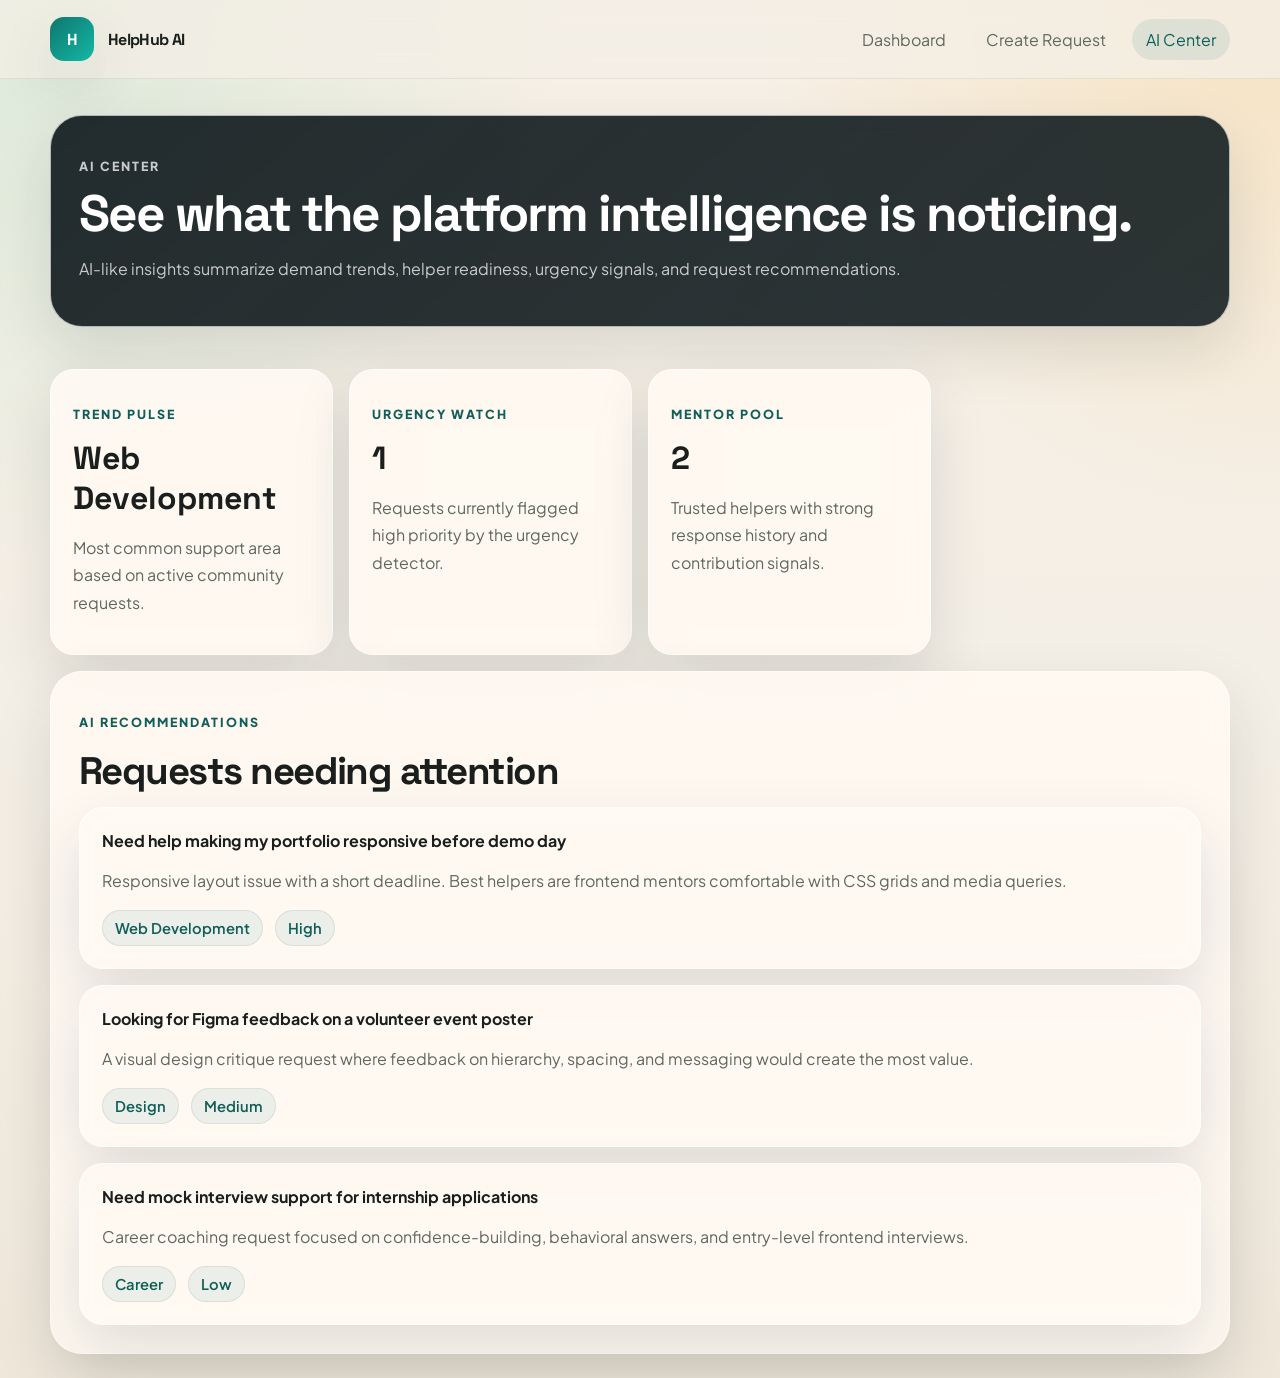
<file: ai-center/ai-center.html>
<html lang="en" crxlauncher="">

<head>
    <meta charset="UTF-8">
    <meta name="viewport" content="width=device-width, initial-scale=1.0">
    <title>HelpHub AI | AI Center</title>
    <link rel="preconnect" href="https://fonts.googleapis.com">
    <link rel="preconnect" href="https://fonts.gstatic.com" crossorigin="">
    <link
        href="https://fonts.googleapis.com/css2?family=Plus+Jakarta+Sans:wght@400;500;600;700;800&amp;family=Space+Grotesk:wght@500;700&amp;display=swap"
        rel="stylesheet">
    <link rel="stylesheet" href="ai-center.css">
    <script defer="" src="../script.js"></script>
    <style></style>
</head>

<body data-page="ai">
    <header class="topbar">
        <div class="container nav">
            <a class="brand" href="/"><span class="brand-badge">H</span><span>HelpHub AI</span></a>
            <nav class="nav-links"><a href="../dashboard/dashboard.html">Dashboard</a><a href="../create-request/create-reqeust.html">Create Request</a><a
                    data-nav="ai" href="../ai-center/ai-center.html" class="active">AI Center</a></nav>
        </div>
    </header>
    <main class="container">
        <section class="page-hero">
            <div class="panel">
                <p class="eyebrow">AI Center</p>
                <h1 style="font-size: clamp(2.2rem, 4vw, 4rem);">See what the platform intelligence is noticing.</h1>
                <p>AI-like insights summarize demand trends, helper readiness, urgency signals, and request
                    recommendations.</p>
            </div>
        </section>
        <section class="stack section">
            <div class="mini-grid" data-ai-summary="">
                <div class="stat-card">
                    <p class="eyebrow">Trend pulse</p>
                    <div class="stat-value">Web Development</div>
                    <p>Most common support area based on active community requests.</p>
                </div>
                <div class="stat-card">
                    <p class="eyebrow">Urgency watch</p>
                    <div class="stat-value">1</div>
                    <p>Requests currently flagged high priority by the urgency detector.</p>
                </div>
                <div class="stat-card">
                    <p class="eyebrow">Mentor pool</p>
                    <div class="stat-value">2</div>
                    <p>Trusted helpers with strong response history and contribution signals.</p>
                </div>
            </div>
            <div class="panel">
                <p class="section-kicker">AI recommendations</p>
                <h2>Requests needing attention</h2>
                <div class="stack" data-ai-recommendations="">
                    <div class="timeline-item"><strong>Need help making my portfolio responsive before demo day</strong>
                        <p>Responsive layout issue with a short deadline. Best helpers are frontend mentors comfortable
                            with CSS grids and media queries.</p>
                        <div class="tag-row"><span class="tag">Web Development</span><span class="tag">High</span></div>
                    </div>

                    <div class="timeline-item"><strong>Looking for Figma feedback on a volunteer event poster</strong>
                        <p>A visual design critique request where feedback on hierarchy, spacing, and messaging would
                            create the most value.</p>
                        <div class="tag-row"><span class="tag">Design</span><span class="tag">Medium</span></div>
                    </div>

                    <div class="timeline-item"><strong>Need mock interview support for internship applications</strong>
                        <p>Career coaching request focused on confidence-building, behavioral answers, and entry-level
                            frontend interviews.</p>
                        <div class="tag-row"><span class="tag">Career</span><span class="tag">Low</span></div>
                    </div>
                </div>
            </div>
        </section>
    </main>


</body>

</html>
</file>
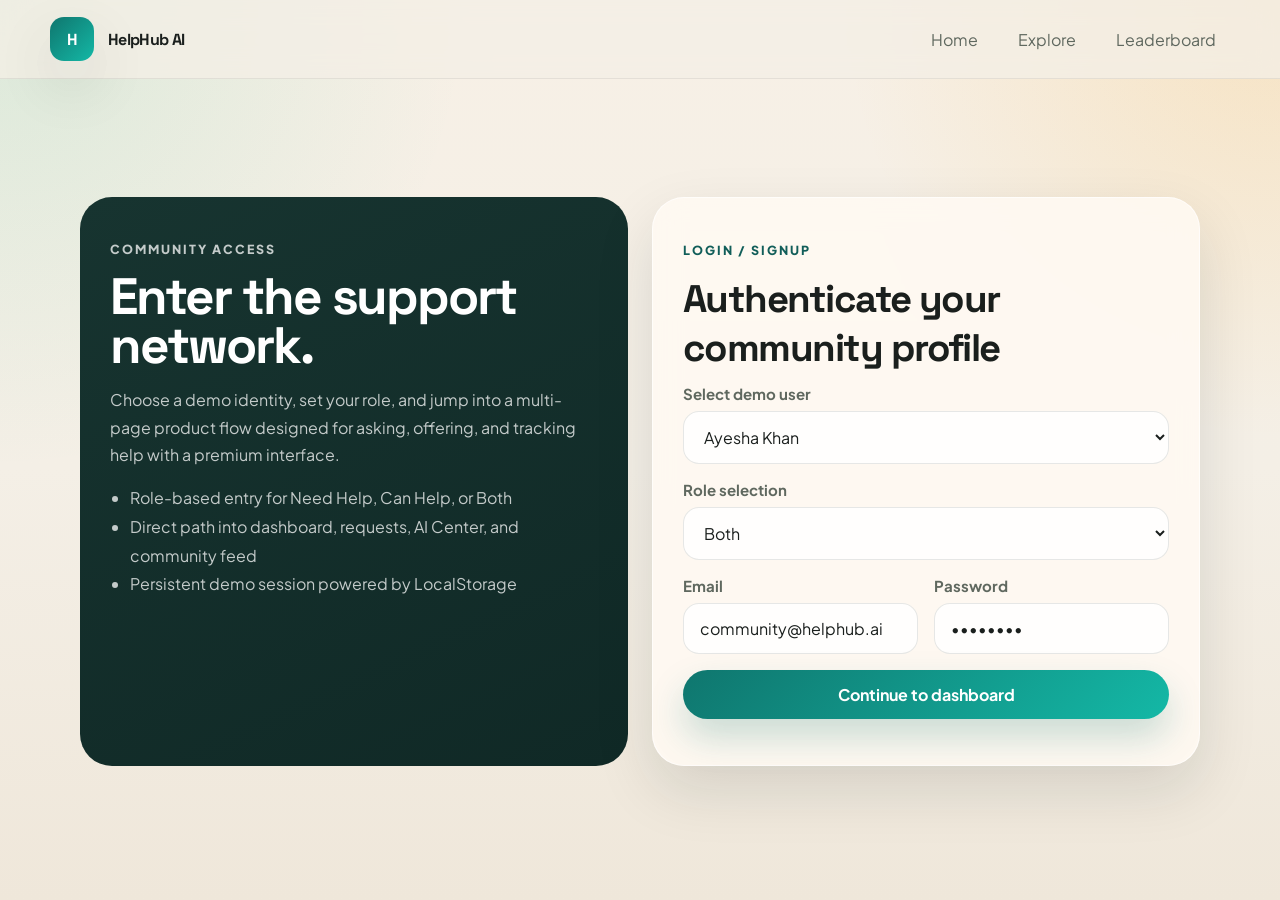
<file: auth/auth.html>
<html lang="en" crxlauncher="">

<head>
    <meta charset="UTF-8">
    <meta name="viewport" content="width=device-width, initial-scale=1.0">
    <title>HelpHub AI | Authentication</title>
    <link rel="preconnect" href="https://fonts.googleapis.com">
    <link rel="preconnect" href="https://fonts.gstatic.com" crossorigin="">
    <link
        href="https://fonts.googleapis.com/css2?family=Plus+Jakarta+Sans:wght@400;500;600;700;800&amp;family=Space+Grotesk:wght@500;700&amp;display=swap"
        rel="stylesheet">
    <link rel="stylesheet" href="./auth.css">
    <script defer="" src="../script.js"></script>
    <style></style>
</head>

<body data-page="auth">
    <header class="topbar">
        <div class="container nav">
            <a class="brand" href="/"><span class="brand-badge">H</span><span>HelpHub AI</span></a>
            <nav class="nav-links"><a href="/">Home</a><a href="../Explore/explore.html">Explore</a><a
                    href="../leaderboard/leaderboard.html">Leaderboard</a></nav>
        </div>
    </header>
    <main class="auth-layout container">
        <div class="auth-wrap">
            <section class="auth-side fade-in">
                <p class="eyebrow">Community access</p>
                <h1 style="font-size: clamp(2.4rem, 4vw, 4rem);">Enter the support network.</h1>
                <p>Choose a demo identity, set your role, and jump into a multi-page product flow designed for asking,
                    offering, and tracking help with a premium interface.</p>
                <ul>
                    <li>Role-based entry for Need Help, Can Help, or Both</li>
                    <li>Direct path into dashboard, requests, AI Center, and community feed</li>
                    <li>Persistent demo session powered by LocalStorage</li>
                </ul>
            </section>
            <section class="auth-card fade-in">
                <p class="section-kicker">Login / Signup</p>
                <h2>Authenticate your community profile</h2>
                <form data-auth-form="" class="stack">
                    <div class="field"><label for="auth-user">Select demo user</label><select id="auth-user"
                            data-auth-user="">
                            <option value="user-1">Ayesha Khan</option>
                            <option value="user-2">Hassan Ali</option>
                            <option value="user-3">Sara Noor</option>
                        </select></div>
                    <div class="field"><label for="auth-role">Role selection</label><select id="auth-role"
                            data-auth-role="">
                            <option>Need Help</option>
                            <option>Can Help</option>
                            <option>Both</option>
                        </select></div>
                    <div class="auth-grid">
                        <div class="field"><label>Email</label><input type="email" value="community@helphub.ai"></div>
                        <div class="field"><label>Password</label><input type="password" value="demo1234"></div>
                    </div>
                    <button class="btn btn-primary" type="submit">Continue to dashboard</button>
                </form>
            </section>
        </div>
    </main>


</body>

</html>
</file>
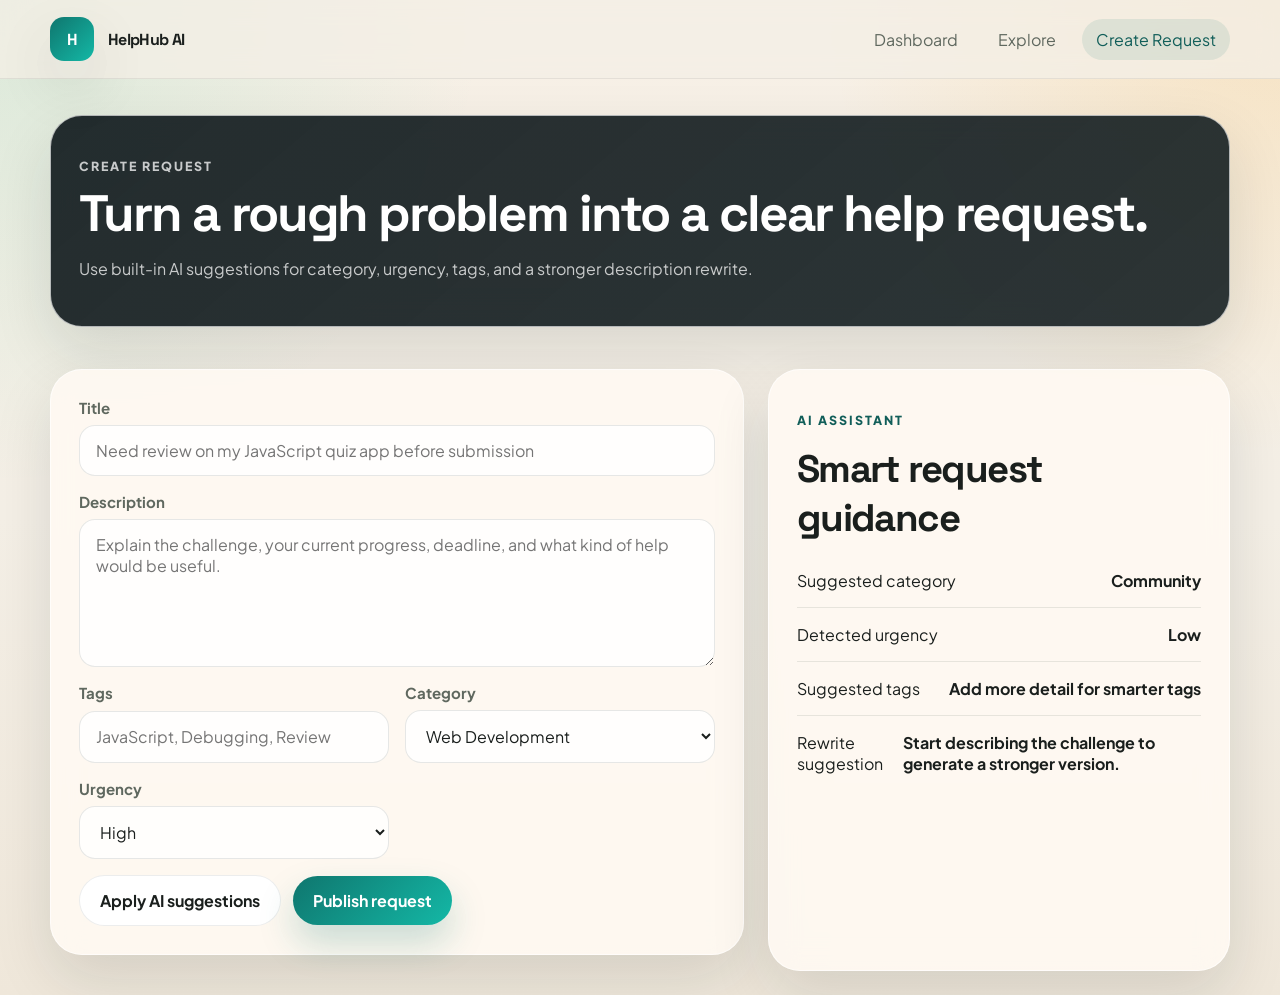
<file: create-request/create-reqeust.html>
<html lang="en" crxlauncher="">

<head>
    <meta charset="UTF-8">
    <meta name="viewport" content="width=device-width, initial-scale=1.0">
    <title>HelpHub AI | Create Request</title>
    <link rel="preconnect" href="https://fonts.googleapis.com">
    <link rel="preconnect" href="https://fonts.gstatic.com" crossorigin="">
    <link
        href="https://fonts.googleapis.com/css2?family=Plus+Jakarta+Sans:wght@400;500;600;700;800&amp;family=Space+Grotesk:wght@500;700&amp;display=swap"
        rel="stylesheet">
    <link rel="stylesheet" href="create-reqeust.css">
    <script defer="" src="../script.js"></script>
    <style></style>
</head>

<body data-page="create">
    <header class="topbar">
        <div class="container nav">
            <a class="brand" href="/"><span class="brand-badge">H</span><span>HelpHub AI</span></a>
            <nav class="nav-links"><a href="../dashboard/dashboard.html">Dashboard</a><a href="../Explore/explore.html">Explore</a><a data-nav="create"
                    href="../create-request/create-reqeust.html" class="active">Create Request</a></nav>
        </div>
    </header>
    <main class="container">
        <section class="page-hero">
            <div class="panel">
                <p class="eyebrow">Create request</p>
                <h1 style="font-size: clamp(2.2rem, 4vw, 4rem);">Turn a rough problem into a clear help request.</h1>
                <p>Use built-in AI suggestions for category, urgency, tags, and a stronger description rewrite.</p>
            </div>
        </section>
        <section class="detail-grid section">
            <form class="form-card stack" data-create-form="">
                <div class="field"><label for="request-title">Title</label><input id="request-title" type="text"
                        placeholder="Need review on my JavaScript quiz app before submission" required=""></div>
                <div class="field"><label for="request-description">Description</label><textarea
                        id="request-description"
                        placeholder="Explain the challenge, your current progress, deadline, and what kind of help would be useful."
                        required=""></textarea></div>
                <div class="form-grid">
                    <div class="field"><label for="request-tags">Tags</label><input id="request-tags" type="text"
                            placeholder="JavaScript, Debugging, Review"></div>
                    <div class="field"><label for="request-category">Category</label><select id="request-category"
                            required="">
                            <option>Web Development</option>
                            <option>Design</option>
                            <option>Career</option>
                            <option>Academics</option>
                            <option>Content</option>
                            <option>Community</option>
                        </select></div>
                    <div class="field"><label for="request-urgency">Urgency</label><select id="request-urgency"
                            required="">
                            <option>Critical</option>
                            <option selected="">High</option>
                            <option>Medium</option>
                            <option>Low</option>
                        </select></div>
                </div>
                <div class="row"><button class="btn btn-secondary" type="button" data-fill-ai="">Apply AI
                        suggestions</button><button class="btn btn-primary" type="submit">Publish request</button></div>
            </form>
            <aside class="panel">
                <p class="section-kicker">AI assistant</p>
                <h2>Smart request guidance</h2>
                <div data-ai-request-insights="">
                    <div class="metric"><span>Suggested category</span><strong>Community</strong></div>
                    <div class="metric"><span>Detected urgency</span><strong>Low</strong></div>
                    <div class="metric"><span>Suggested tags</span><strong>Add more detail for smarter tags</strong>
                    </div>
                    <div class="metric"><span>Rewrite suggestion</span><strong>Start describing the challenge to
                            generate a stronger version.</strong></div>
                </div>
            </aside>
        </section>
    </main>


</body>

</html>
</file>
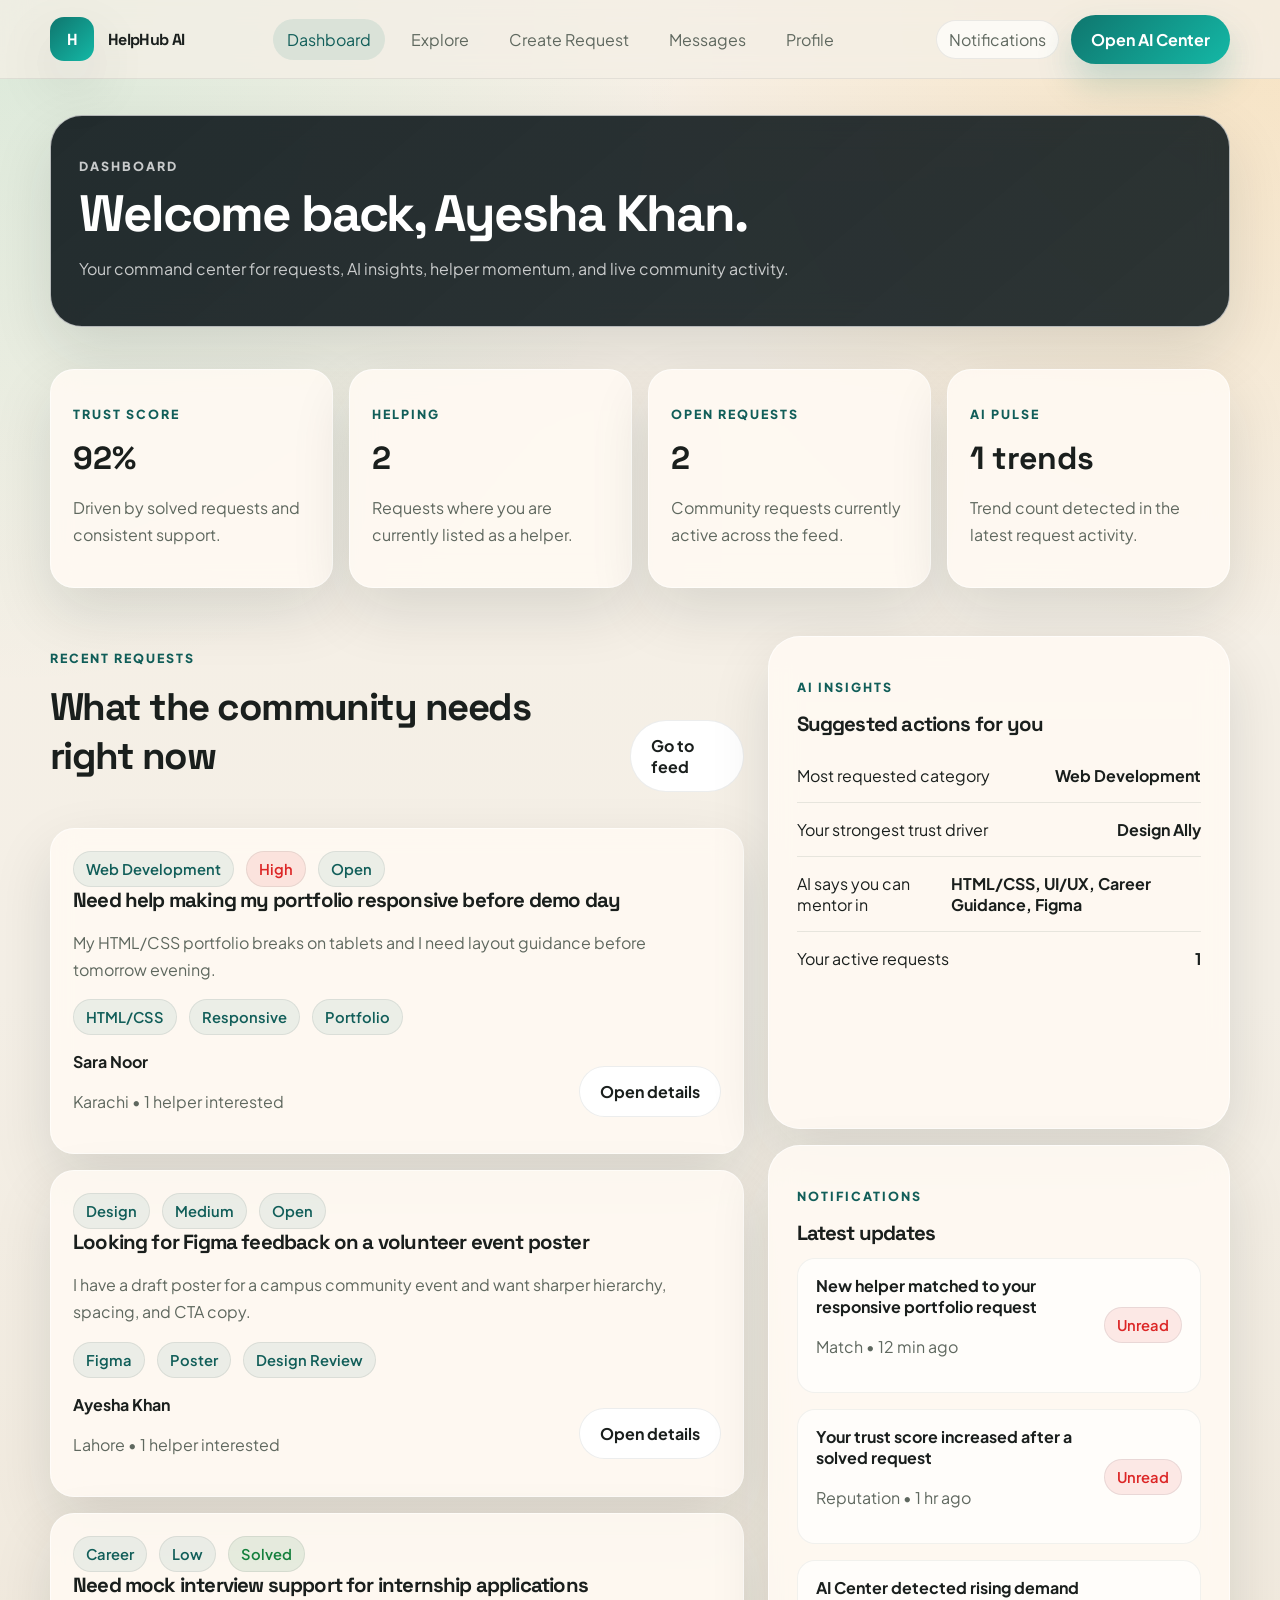
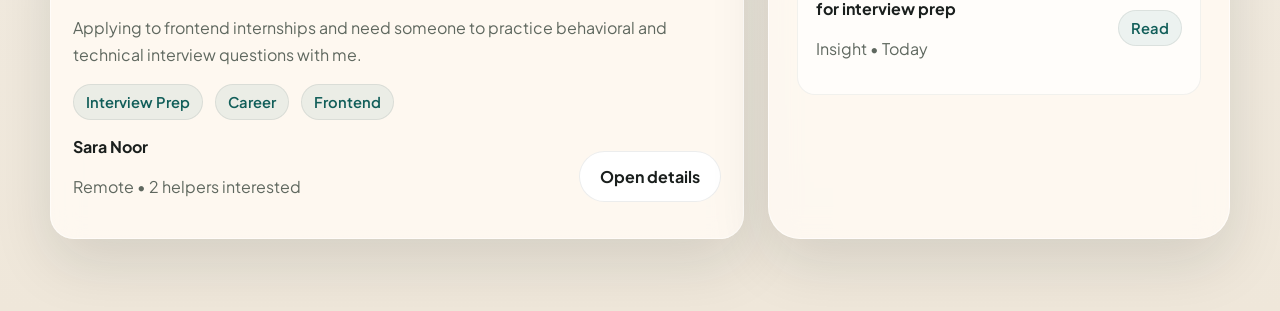
<file: dashboard/dashboard.html>
<html lang="en" crxlauncher="">

<head>
    <meta charset="UTF-8">
    <meta name="viewport" content="width=device-width, initial-scale=1.0">
    <title>HelpHub AI | Dashboard</title>
    <link rel="preconnect" href="https://fonts.googleapis.com">
    <link rel="preconnect" href="https://fonts.gstatic.com" crossorigin="">
    <link
        href="https://fonts.googleapis.com/css2?family=Plus+Jakarta+Sans:wght@400;500;600;700;800&amp;family=Space+Grotesk:wght@500;700&amp;display=swap"
        rel="stylesheet">
    <link rel="stylesheet" href="dashboard.css">
    <script defer="" src="/script.js"></script>
    <style></style>
</head>

<body data-page="dashboard">
    <div class="site-shell">
        <header class="topbar">
            <div class="container nav">
                <a class="brand" href="/"><span class="brand-badge">H</span><span>HelpHub AI</span></a>
                <nav class="nav-links">
                    <a data-nav="dashboard" href="../dashboard/dashboard.html" class="active">Dashboard</a>
                    <a href="../Explore/explore.html">Explore</a>
                    <a href="../create-request/create-reqeust.html">Create Request</a>
                    <a href="../messages/message.html">Messages</a>
                    <a href="../profile/profile.html">Profile</a>
                </nav>
                <div class="nav-actions"><a class="pill" href="../notification/notification.html">Notifications</a><a
                        class="btn btn-primary" href="../ai-center/ai-center.html">Open AI Center</a></div>
            </div>
        </header>
        <main class="container">
            <section class="page-hero">
                <div class="panel">
                    <p class="eyebrow">Dashboard</p>
                    <h1 style="font-size: clamp(2.3rem, 4vw, 4.2rem);">Welcome back, <span data-dashboard-name="">Ayesha
                            Khan</span>.</h1>
                    <p>Your command center for requests, AI insights, helper momentum, and live community activity.</p>
                </div>
            </section>
            <section class="mini-grid section">
                <div class="stat-card">
                    <p class="eyebrow">Trust score</p>
                    <div class="stat-value" data-stat-trust="">92%</div>
                    <p>Driven by solved requests and consistent support.</p>
                </div>
                <div class="stat-card">
                    <p class="eyebrow">Helping</p>
                    <div class="stat-value" data-stat-helping="">2</div>
                    <p>Requests where you are currently listed as a helper.</p>
                </div>
                <div class="stat-card">
                    <p class="eyebrow">Open requests</p>
                    <div class="stat-value" data-stat-open="">2</div>
                    <p>Community requests currently active across the feed.</p>
                </div>
                <div class="stat-card">
                    <p class="eyebrow">AI pulse</p>
                    <div class="stat-value" data-stat-insights="">1 trends</div>
                    <p>Trend count detected in the latest request activity.</p>
                </div>
            </section>
            <section class="dashboard-grid section">
                <div class="stack">
                    <div class="section-head">
                        <div>
                            <p class="section-kicker">Recent requests</p>
                            <h2>What the community needs right now</h2>
                        </div><a class="btn btn-secondary" href="/explore">Go to feed</a>
                    </div>
                    <div class="stack" data-dashboard-requests="">
                        <article class="request-card fade-in">
                            <div class="card-meta">
                                <span class="tag">Web Development</span>
                                <span class="tag urgent">High</span>
                                <span class="tag ">Open</span>
                            </div>
                            <h3>Need help making my portfolio responsive before demo day</h3>
                            <p>My HTML/CSS portfolio breaks on tablets and I need layout guidance before tomorrow
                                evening.</p>
                            <div class="tag-row"><span class="tag">HTML/CSS</span><span
                                    class="tag">Responsive</span><span class="tag">Portfolio</span></div>
                            <div class="list-item" style="padding-bottom:0;border-bottom:0;">
                                <div>
                                    <strong>Sara Noor</strong>
                                    <p>Karachi • 1 helper interested</p>
                                </div>
                                <a class="btn btn-secondary" href="./request1/request-detail.html?id=req-1">Open details</a>
                            </div>
                        </article>

                        <article class="request-card fade-in">
                            <div class="card-meta">
                                <span class="tag">Design</span>
                                <span class="tag ">Medium</span>
                                <span class="tag ">Open</span>
                            </div>
                            <h3>Looking for Figma feedback on a volunteer event poster</h3>
                            <p>I have a draft poster for a campus community event and want sharper hierarchy, spacing,
                                and CTA copy.</p>
                            <div class="tag-row"><span class="tag">Figma</span><span class="tag">Poster</span><span
                                    class="tag">Design Review</span></div>
                            <div class="list-item" style="padding-bottom:0;border-bottom:0;">
                                <div>
                                    <strong>Ayesha Khan</strong>
                                    <p>Lahore • 1 helper interested</p>
                                </div>
                                <a class="btn btn-secondary" href="request-detail.html?id=req-2">Open details</a>
                            </div>
                        </article>

                        <article class="request-card fade-in">
                            <div class="card-meta">
                                <span class="tag">Career</span>
                                <span class="tag ">Low</span>
                                <span class="tag success">Solved</span>
                            </div>
                            <h3>Need mock interview support for internship applications</h3>
                            <p>Applying to frontend internships and need someone to practice behavioral and technical
                                interview questions with me.</p>
                            <div class="tag-row"><span class="tag">Interview Prep</span><span
                                    class="tag">Career</span><span class="tag">Frontend</span></div>
                            <div class="list-item" style="padding-bottom:0;border-bottom:0;">
                                <div>
                                    <strong>Sara Noor</strong>
                                    <p>Remote • 2 helpers interested</p>
                                </div>
                                <a class="btn btn-secondary" href="request-detail.html?id=req-3">Open details</a>
                            </div>
                        </article>
                    </div>
                </div>
                <div class="stack">
                    <div class="panel">
                        <p class="section-kicker">AI insights</p>
                        <h3>Suggested actions for you</h3>
                        <div data-dashboard-ai="">
                            <div class="metric"><span>Most requested category</span><strong>Web Development</strong>
                            </div>
                            <div class="metric"><span>Your strongest trust driver</span><strong>Design Ally</strong>
                            </div>
                            <div class="metric"><span>AI says you can mentor in</span><strong>HTML/CSS, UI/UX, Career
                                    Guidance, Figma</strong></div>
                            <div class="metric"><span>Your active requests</span><strong>1</strong></div>
                        </div>
                    </div>
                    <div class="panel">
                        <p class="section-kicker">Notifications</p>
                        <h3>Latest updates</h3>
                        <div class="notif-list" data-dashboard-notes="">
                            <div class="notif-item">
                                <div><strong>New helper matched to your responsive portfolio request</strong>
                                    <p>Match • 12 min ago</p>
                                </div><span class="tag urgent">Unread</span>
                            </div>

                            <div class="notif-item">
                                <div><strong>Your trust score increased after a solved request</strong>
                                    <p>Reputation • 1 hr ago</p>
                                </div><span class="tag urgent">Unread</span>
                            </div>

                            <div class="notif-item">
                                <div><strong>AI Center detected rising demand for interview prep</strong>
                                    <p>Insight • Today</p>
                                </div><span class="tag ">Read</span>
                            </div>
                        </div>
                    </div>
                </div>
            </section>
        </main>
    </div>


</body>

</html>
</file>
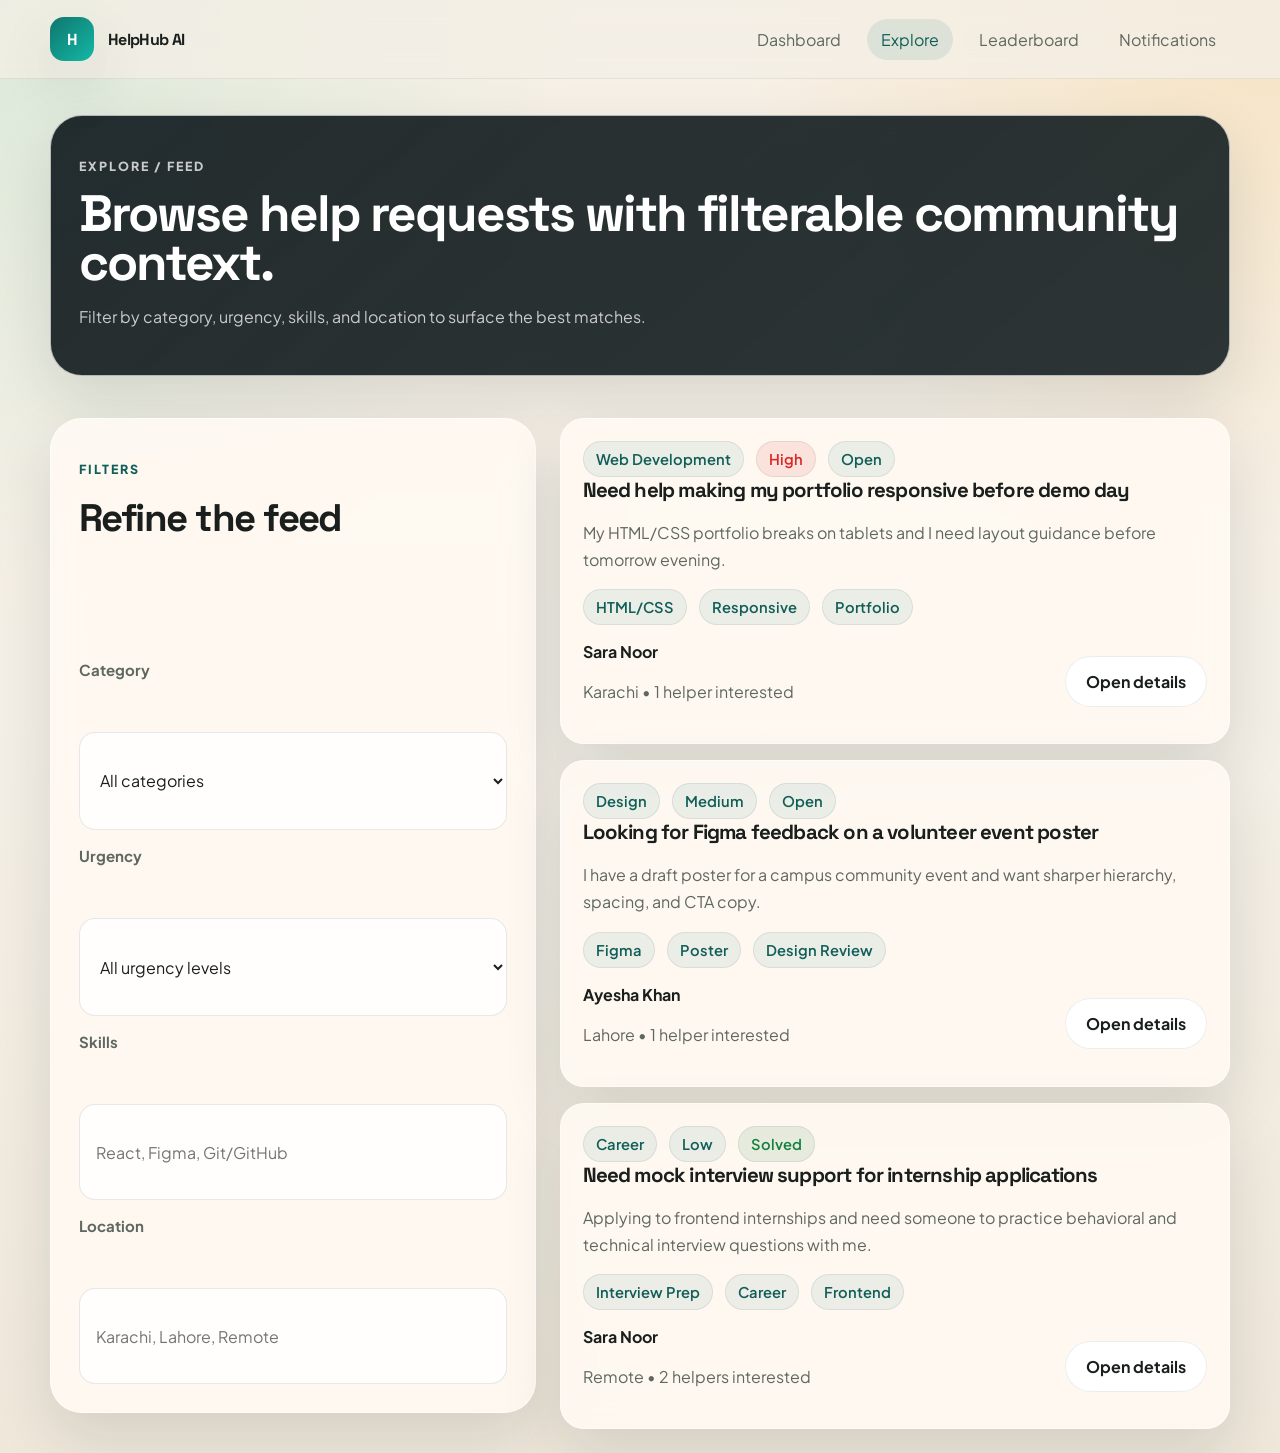
<file: Explore/explore.html>
<html lang="en" crxlauncher="">

<head>
    <meta charset="UTF-8">
    <meta name="viewport" content="width=device-width, initial-scale=1.0">
    <title>HelpHub AI | Explore Requests</title>
    <link rel="preconnect" href="https://fonts.googleapis.com">
    <link rel="preconnect" href="https://fonts.gstatic.com" crossorigin="">
    <link
        href="https://fonts.googleapis.com/css2?family=Plus+Jakarta+Sans:wght@400;500;600;700;800&amp;family=Space+Grotesk:wght@500;700&amp;display=swap"
        rel="stylesheet">
    <link rel="stylesheet" href="explore.css">
    <script defer="" src="/script.js"></script>
    <style></style>
</head>

<body data-page="explore">
    <header class="topbar">
        <div class="container nav">
            <a class="brand" href="/"><span class="brand-badge">H</span><span>HelpHub AI</span></a>
            <nav class="nav-links"><a href="../dashboard/dashboard.html">Dashboard</a><a data-nav="explore" href="./explore.html"
                    class="active">Explore</a><a href="../leaderboard/leaderboard.html">Leaderboard</a><a
                    href="../notification/notification.html">Notifications</a></nav>
        </div>
    </header>
    <main class="container">
        <section class="page-hero">
            <div class="panel">
                <p class="eyebrow">Explore / Feed</p>
                <h1 style="font-size: clamp(2.2rem, 4vw, 4rem);">Browse help requests with filterable community context.
                </h1>
                <p>Filter by category, urgency, skills, and location to surface the best matches.</p>
            </div>
        </section>
        <section class="feed-grid section">
            <form class="panel stack" data-filter-form="">
                <div>
                    <p class="section-kicker">Filters</p>
                    <h2>Refine the feed</h2>
                </div>
                <div class="field"><label>Category</label><select name="category">
                        <option value="">All categories</option>
                        <option>Web Development</option>
                        <option>Design</option>
                        <option>Career</option>
                        <option>Academics</option>
                        <option>Content</option>
                        <option>Community</option>
                    </select></div>
                <div class="field"><label>Urgency</label><select name="urgency">
                        <option value="">All urgency levels</option>
                        <option>Critical</option>
                        <option>High</option>
                        <option>Medium</option>
                        <option>Low</option>
                    </select></div>
                <div class="field"><label>Skills</label><input name="skill" type="text"
                        placeholder="React, Figma, Git/GitHub"></div>
                <div class="field"><label>Location</label><input name="location" type="text"
                        placeholder="Karachi, Lahore, Remote"></div>
            </form>
            <div class="stack" data-feed-results="">
                <article class="request-card fade-in">
                    <div class="card-meta">
                        <span class="tag">Web Development</span>
                        <span class="tag urgent">High</span>
                        <span class="tag ">Open</span>
                    </div>
                    <h3>Need help making my portfolio responsive before demo day</h3>
                    <p>My HTML/CSS portfolio breaks on tablets and I need layout guidance before tomorrow evening.</p>
                    <div class="tag-row"><span class="tag">HTML/CSS</span><span class="tag">Responsive</span><span
                            class="tag">Portfolio</span></div>
                    <div class="list-item" style="padding-bottom:0;border-bottom:0;">
                        <div>
                            <strong>Sara Noor</strong>
                            <p>Karachi • 1 helper interested</p>
                        </div>
                        <a class="btn btn-secondary" href="#">Open details</a>
                    </div>
                </article>

                <article class="request-card fade-in">
                    <div class="card-meta">
                        <span class="tag">Design</span>
                        <span class="tag ">Medium</span>
                        <span class="tag ">Open</span>
                    </div>
                    <h3>Looking for Figma feedback on a volunteer event poster</h3>
                    <p>I have a draft poster for a campus community event and want sharper hierarchy, spacing, and CTA
                        copy.</p>
                    <div class="tag-row"><span class="tag">Figma</span><span class="tag">Poster</span><span
                            class="tag">Design Review</span></div>
                    <div class="list-item" style="padding-bottom:0;border-bottom:0;">
                        <div>
                            <strong>Ayesha Khan</strong>
                            <p>Lahore • 1 helper interested</p>
                        </div>
                        <a class="btn btn-secondary" href="#">Open details</a>
                    </div>
                </article>

                <article class="request-card fade-in">
                    <div class="card-meta">
                        <span class="tag">Career</span>
                        <span class="tag ">Low</span>
                        <span class="tag success">Solved</span>
                    </div>
                    <h3>Need mock interview support for internship applications</h3>
                    <p>Applying to frontend internships and need someone to practice behavioral and technical interview
                        questions with me.</p>
                    <div class="tag-row"><span class="tag">Interview Prep</span><span class="tag">Career</span><span
                            class="tag">Frontend</span></div>
                    <div class="list-item" style="padding-bottom:0;border-bottom:0;">
                        <div>
                            <strong>Sara Noor</strong>
                            <p>Remote • 2 helpers interested</p>
                        </div>
                        <a class="btn btn-secondary" href="#">Open details</a>
                    </div>
                </article>
            </div>
        </section>
    </main>


</body>

</html>
</file>
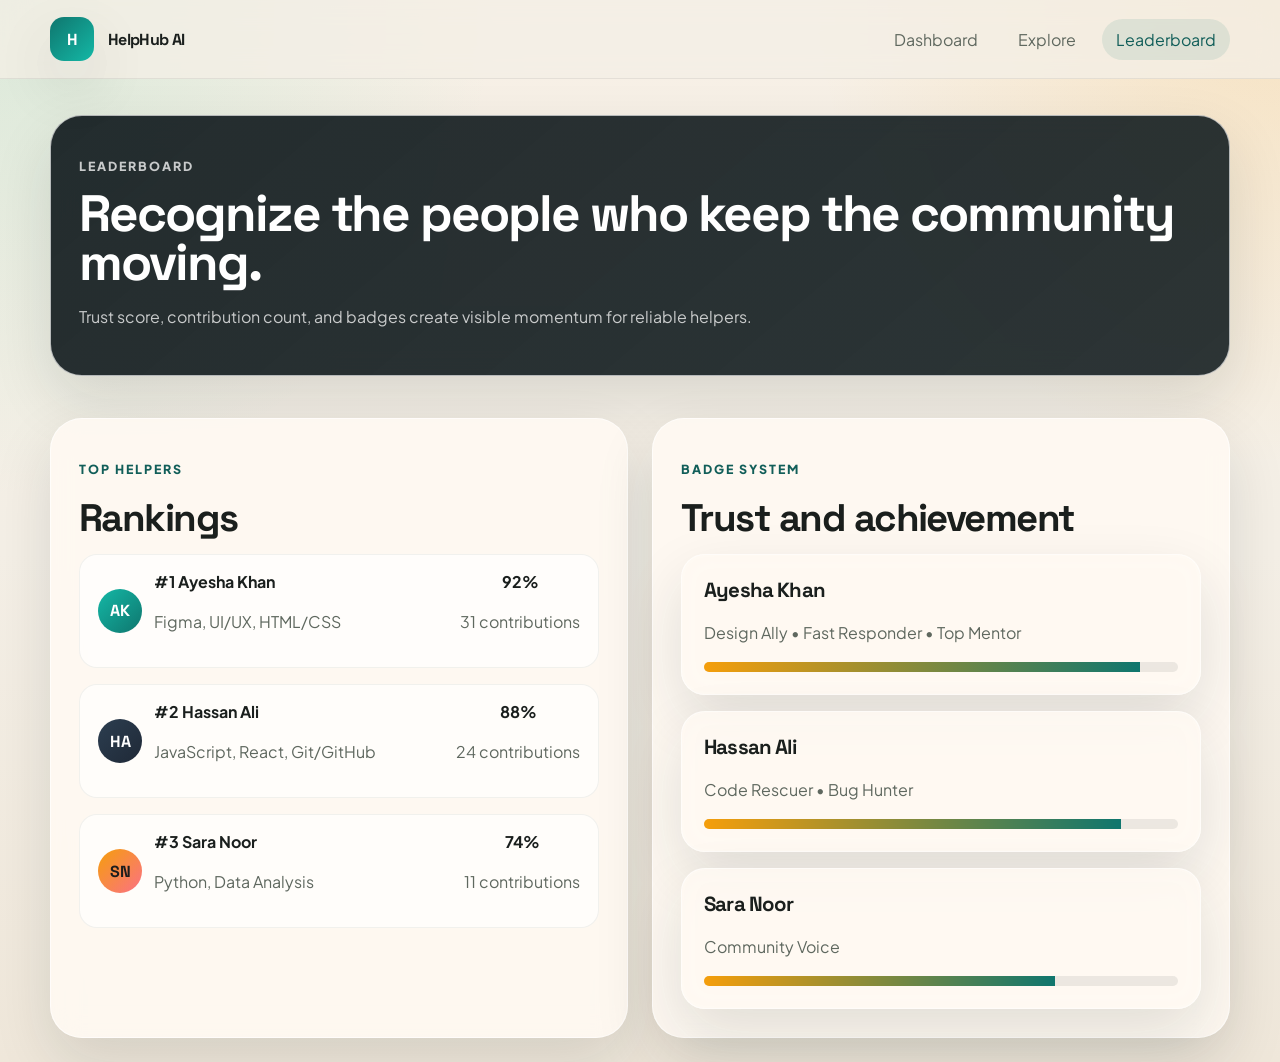
<file: leaderboard/leaderboard.html>
<html lang="en" crxlauncher="">

<head>
    <meta charset="UTF-8">
    <meta name="viewport" content="width=device-width, initial-scale=1.0">
    <title>HelpHub AI | Leaderboard</title>
    <link rel="preconnect" href="https://fonts.googleapis.com">
    <link rel="preconnect" href="https://fonts.gstatic.com" crossorigin="">
    <link
        href="https://fonts.googleapis.com/css2?family=Plus+Jakarta+Sans:wght@400;500;600;700;800&amp;family=Space+Grotesk:wght@500;700&amp;display=swap"
        rel="stylesheet">
    <link rel="stylesheet" href="leadrboard.css">
    <script defer="" src="../script.js"></script>
    <style></style>
</head>

<body data-page="leaderboard">
    <header class="topbar">
        <div class="container nav">
            <a class="brand" href="/"><span class="brand-badge">H</span><span>HelpHub AI</span></a>
            <nav class="nav-links"><a href="../dashboard/dashboard.html">Dashboard</a><a href="../Explore/explore.html">Explore</a><a
                    data-nav="leaderboard" href="../leaderboard/leaderboard.html" class="active">Leaderboard</a></nav>
        </div>
    </header>
    <main class="container">
        <section class="page-hero">
            <div class="panel">
                <p class="eyebrow">Leaderboard</p>
                <h1 style="font-size: clamp(2.2rem, 4vw, 4rem);">Recognize the people who keep the community moving.
                </h1>
                <p>Trust score, contribution count, and badges create visible momentum for reliable helpers.</p>
            </div>
        </section>
        <section class="leader-grid section">
            <div class="panel">
                <p class="section-kicker">Top helpers</p>
                <h2>Rankings</h2>
                <div class="rank-list" data-rank-list="">
                    <div class="rank-item">
                        <div class="user-line">
                            <div class="avatar teal">AK</div>
                            <div><strong>#1 Ayesha Khan</strong>
                                <p>Figma, UI/UX, HTML/CSS</p>
                            </div>
                        </div>
                        <div class="center"><strong>92%</strong>
                            <p>31 contributions</p>
                        </div>
                    </div>

                    <div class="rank-item">
                        <div class="user-line">
                            <div class="avatar dark">HA</div>
                            <div><strong>#2 Hassan Ali</strong>
                                <p>JavaScript, React, Git/GitHub</p>
                            </div>
                        </div>
                        <div class="center"><strong>88%</strong>
                            <p>24 contributions</p>
                        </div>
                    </div>

                    <div class="rank-item">
                        <div class="user-line">
                            <div class="avatar ">SN</div>
                            <div><strong>#3 Sara Noor</strong>
                                <p>Python, Data Analysis</p>
                            </div>
                        </div>
                        <div class="center"><strong>74%</strong>
                            <p>11 contributions</p>
                        </div>
                    </div>
                </div>
            </div>
            <div class="panel">
                <p class="section-kicker">Badge system</p>
                <h2>Trust and achievement</h2>
                <div class="stack" data-badge-showcase="">
                    <div class="badge-card">
                        <h3>Ayesha Khan</h3>
                        <p>Design Ally • Fast Responder • Top Mentor</p>
                        <div class="progress"><span style="width:92%"></span></div>
                    </div>

                    <div class="badge-card">
                        <h3>Hassan Ali</h3>
                        <p>Code Rescuer • Bug Hunter</p>
                        <div class="progress"><span style="width:88%"></span></div>
                    </div>

                    <div class="badge-card">
                        <h3>Sara Noor</h3>
                        <p>Community Voice</p>
                        <div class="progress"><span style="width:74%"></span></div>
                    </div>
                </div>
            </div>
        </section>
    </main>


</body>

</html>
</file>
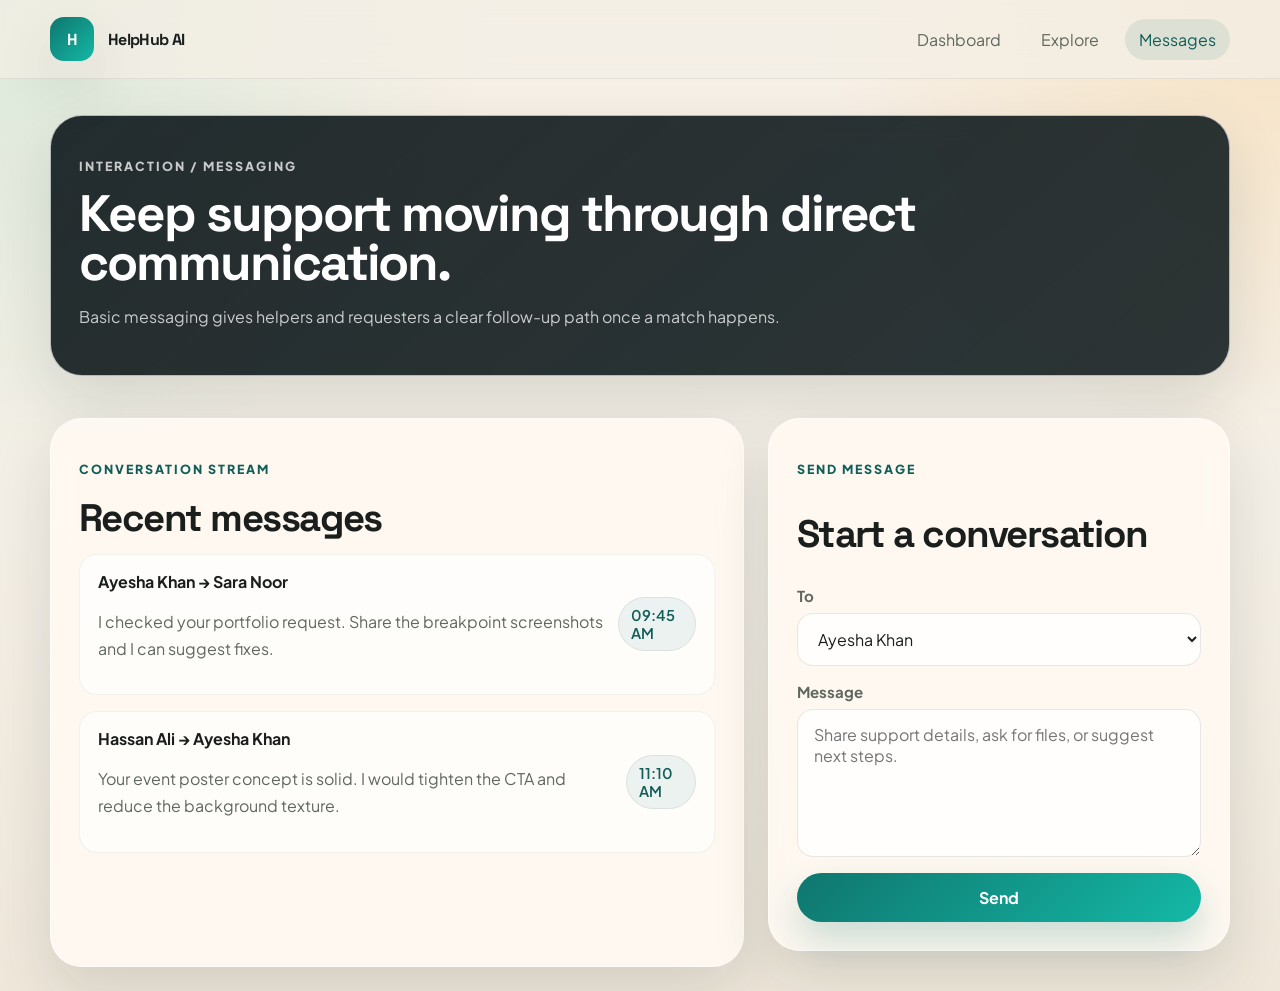
<file: messages/message.html>
<html lang="en" crxlauncher="">

<head>
    <meta charset="UTF-8">
    <meta name="viewport" content="width=device-width, initial-scale=1.0">
    <title>HelpHub AI | Messaging</title>
    <link rel="preconnect" href="https://fonts.googleapis.com">
    <link rel="preconnect" href="https://fonts.gstatic.com" crossorigin="">
    <link
        href="https://fonts.googleapis.com/css2?family=Plus+Jakarta+Sans:wght@400;500;600;700;800&amp;family=Space+Grotesk:wght@500;700&amp;display=swap"
        rel="stylesheet">
    <link rel="stylesheet" href="message.css">
    <script defer="" src="../script.js"></script>
    <style></style>
</head>

<body data-page="messages">
    <header class="topbar">
        <div class="container nav">
            <a class="brand" href="/"><span class="brand-badge">H</span><span>HelpHub AI</span></a>
            <nav class="nav-links"><a href="../dashboard/dashboard.html">Dashboard</a><a href="../Explore/explore.html">Explore</a><a
                    data-nav="messages" href="../messages/message.html" class="active">Messages</a></nav>
        </div>
    </header>
    <main class="container">
        <section class="page-hero">
            <div class="panel">
                <p class="eyebrow">Interaction / Messaging</p>
                <h1 style="font-size: clamp(2.2rem, 4vw, 4rem);">Keep support moving through direct communication.</h1>
                <p>Basic messaging gives helpers and requesters a clear follow-up path once a match happens.</p>
            </div>
        </section>
        <section class="detail-grid section">
            <div class="panel">
                <p class="section-kicker">Conversation stream</p>
                <h2>Recent messages</h2>
                <div class="message-list" data-message-list="">
                    <div class="message-item">
                        <div><strong>Ayesha Khan → Sara Noor</strong>
                            <p>I checked your portfolio request. Share the breakpoint screenshots and I can suggest
                                fixes.</p>
                        </div><span class="tag">09:45 AM</span>
                    </div>
                    <div class="message-item">
                        <div><strong>Hassan Ali → Ayesha Khan</strong>
                            <p>Your event poster concept is solid. I would tighten the CTA and reduce the background
                                texture.</p>
                        </div><span class="tag">11:10 AM</span>
                    </div>
                </div>
            </div>
            <form class="form-card stack" data-message-form="">
                <p class="section-kicker">Send message</p>
                <h2>Start a conversation</h2>
                <div class="field"><label>To</label><select name="to">
                        <option>Ayesha Khan</option>
                        <option>Hassan Ali</option>
                        <option>Sara Noor</option>
                    </select></div>
                <div class="field"><label>Message</label><textarea name="text"
                        placeholder="Share support details, ask for files, or suggest next steps."></textarea></div>
                <button class="btn btn-primary" type="submit">Send</button>
            </form>
        </section>
    </main>


</body>

</html>
</file>
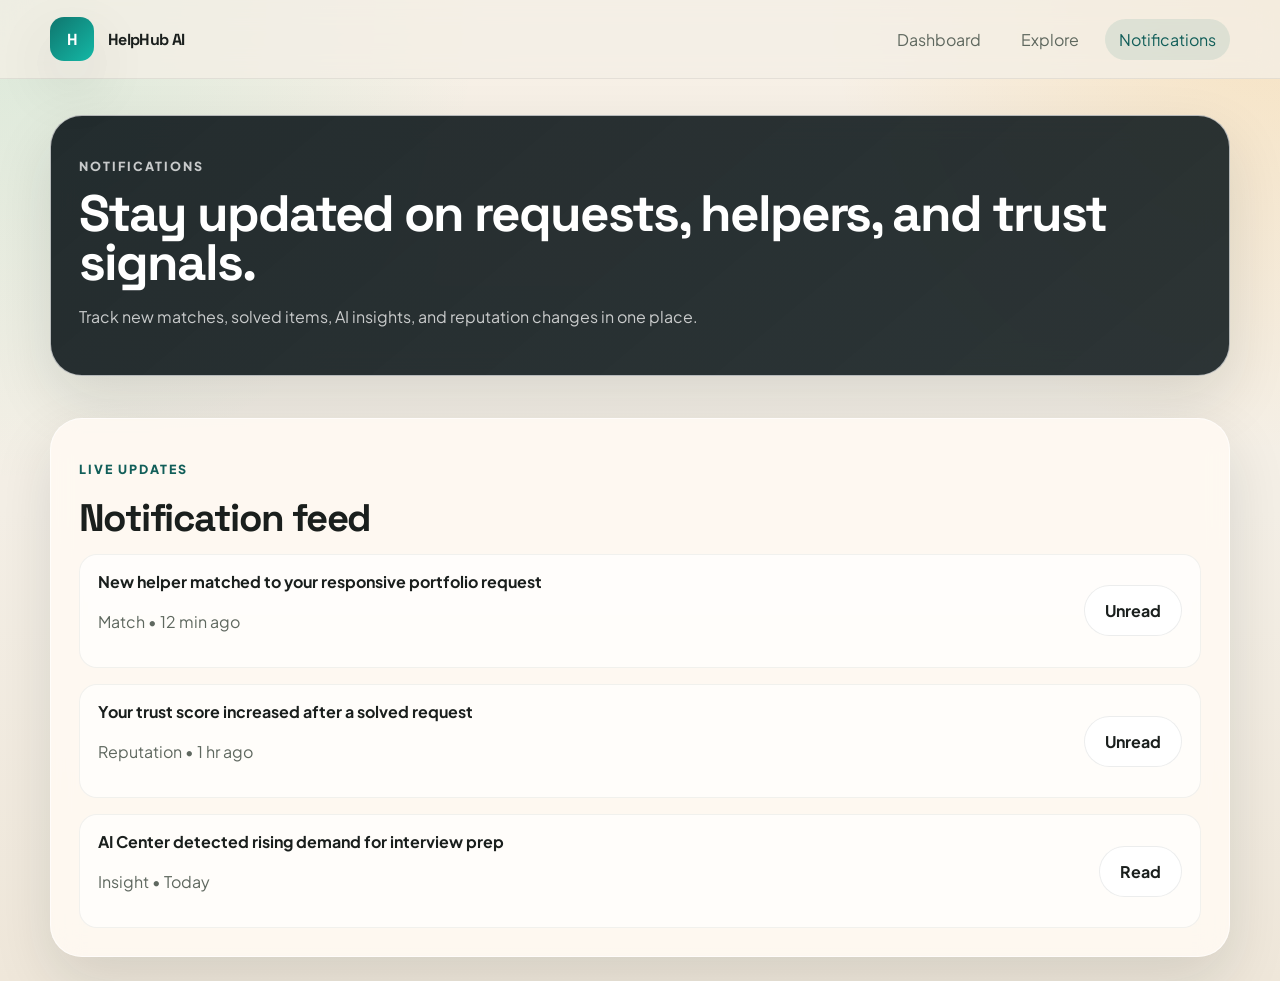
<file: notification/notification.html>
<html lang="en" crxlauncher="">

<head>
    <meta charset="UTF-8">
    <meta name="viewport" content="width=device-width, initial-scale=1.0">
    <title>HelpHub AI | Notifications</title>
    <link rel="preconnect" href="https://fonts.googleapis.com">
    <link rel="preconnect" href="https://fonts.gstatic.com" crossorigin="">
    <link
        href="https://fonts.googleapis.com/css2?family=Plus+Jakarta+Sans:wght@400;500;600;700;800&amp;family=Space+Grotesk:wght@500;700&amp;display=swap"
        rel="stylesheet">
    <link rel="stylesheet" href="notification.css">
    <script defer="" src="../script.js"></script>
    <style></style>
</head>

<body data-page="notifications">
    <header class="topbar">
        <div class="container nav">
            <a class="brand" href="/"><span class="brand-badge">H</span><span>HelpHub AI</span></a>
            <nav class="nav-links"><a href="../dashboard/dashboard.html">Dashboard</a><a href="../Explore/explore.html">Explore</a><a
                    data-nav="notifications" href="../notification/notification.html" class="active">Notifications</a></nav>
        </div>
    </header>
    <main class="container">
        <section class="page-hero">
            <div class="panel">
                <p class="eyebrow">Notifications</p>
                <h1 style="font-size: clamp(2.2rem, 4vw, 4rem);">Stay updated on requests, helpers, and trust signals.
                </h1>
                <p>Track new matches, solved items, AI insights, and reputation changes in one place.</p>
            </div>
        </section>
        <section class="section">
            <div class="panel">
                <p class="section-kicker">Live updates</p>
                <h2>Notification feed</h2>
                <div class="notif-list" data-notif-list="">
                    <div class="notif-item">
                        <div><strong>New helper matched to your responsive portfolio request</strong>
                            <p>Match • 12 min ago</p>
                        </div><button class="btn btn-secondary" data-note="note-1">Unread</button>
                    </div>

                    <div class="notif-item">
                        <div><strong>Your trust score increased after a solved request</strong>
                            <p>Reputation • 1 hr ago</p>
                        </div><button class="btn btn-secondary" data-note="note-2">Unread</button>
                    </div>

                    <div class="notif-item">
                        <div><strong>AI Center detected rising demand for interview prep</strong>
                            <p>Insight • Today</p>
                        </div><button class="btn btn-secondary" data-note="note-3">Read</button>
                    </div>
                </div>
            </div>
        </section>
    </main>


</body>

</html>
</file>
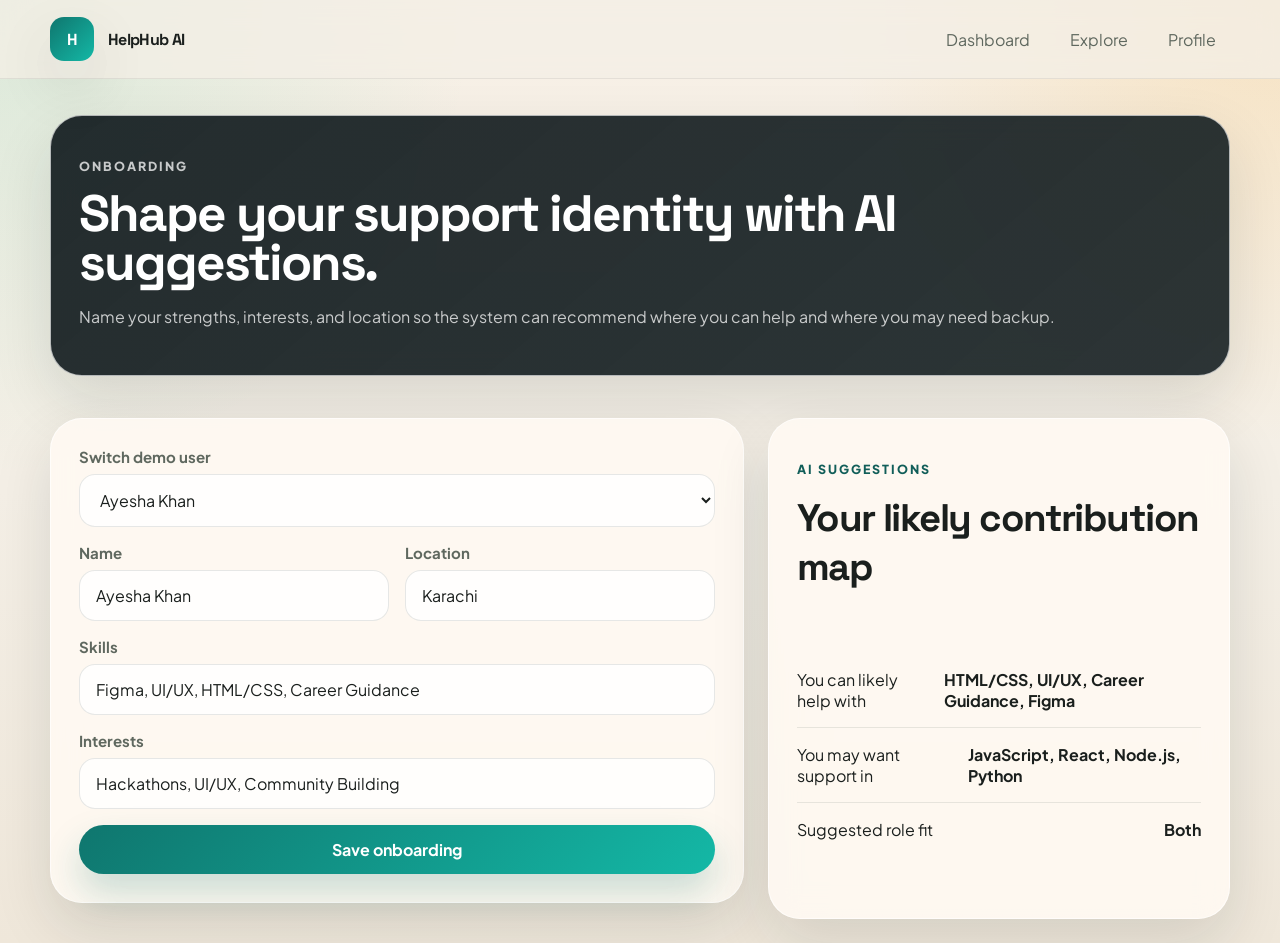
<file: onboarding/onboarding.html>
<html lang="en" crxlauncher="">

<head>
    <meta charset="UTF-8">
    <meta name="viewport" content="width=device-width, initial-scale=1.0">
    <title>HelpHub AI | Onboarding</title>
    <link rel="preconnect" href="https://fonts.googleapis.com">
    <link rel="preconnect" href="https://fonts.gstatic.com" crossorigin="">
    <link
        href="https://fonts.googleapis.com/css2?family=Plus+Jakarta+Sans:wght@400;500;600;700;800&amp;family=Space+Grotesk:wght@500;700&amp;display=swap"
        rel="stylesheet">
    <link rel="stylesheet" href="onboarding.css">
    <script defer="" src="../script.js"></script>
    <style></style>
</head>

<body data-page="onboarding">
    <header class="topbar">
        <div class="container nav">
            <a class="brand" href="/"><span class="brand-badge">H</span><span>HelpHub AI</span></a>
            <nav class="nav-links"><a href="../dashboard/dashboard.html">Dashboard</a><a href="../Explore/explore.html">Explore</a><a
                    href="../profile/profile.html">Profile</a></nav>
        </div>
    </header>
    <main class="container">
        <section class="page-hero">
            <div class="panel">
                <p class="eyebrow">Onboarding</p>
                <h1 style="font-size: clamp(2.2rem, 4vw, 4rem);">Shape your support identity with AI suggestions.</h1>
                <p>Name your strengths, interests, and location so the system can recommend where you can help and where
                    you may need backup.</p>
            </div>
        </section>
        <section class="two-col section">
            <form class="form-card stack" data-onboarding-form="">
                <div class="field"><label>Switch demo user</label><select data-user-switch="">
                        <option value="user-1">Ayesha Khan</option>
                        <option value="user-2">Hassan Ali</option>
                        <option value="user-3">Sara Noor</option>
                    </select></div>
                <div class="form-grid">
                    <div class="field"><label>Name</label><input name="name" type="text"></div>
                    <div class="field"><label>Location</label><input name="location" type="text"></div>
                    <div class="field-full"><label>Skills</label><input name="skills" type="text"
                            placeholder="JavaScript, UI/UX, Public Speaking"></div>
                    <div class="field-full"><label>Interests</label><input name="interests" type="text"
                            placeholder="Hackathons, mentoring, startups"></div>
                </div>
                <button class="btn btn-primary" type="submit">Save onboarding</button>
            </form>
            <aside class="panel stack">
                <div>
                    <p class="section-kicker">AI suggestions</p>
                    <h2>Your likely contribution map</h2>
                </div>
                <div data-onboarding-ai="">
                    <div class="metric"><span>You can likely help with</span><strong>HTML/CSS, UI/UX, Career Guidance,
                            Figma</strong></div>
                    <div class="metric"><span>You may want support in</span><strong>JavaScript, React, Node.js,
                            Python</strong></div>
                    <div class="metric"><span>Suggested role fit</span><strong>Both</strong></div>
                </div>
            </aside>
        </section>
    </main>


</body>

</html>
</file>
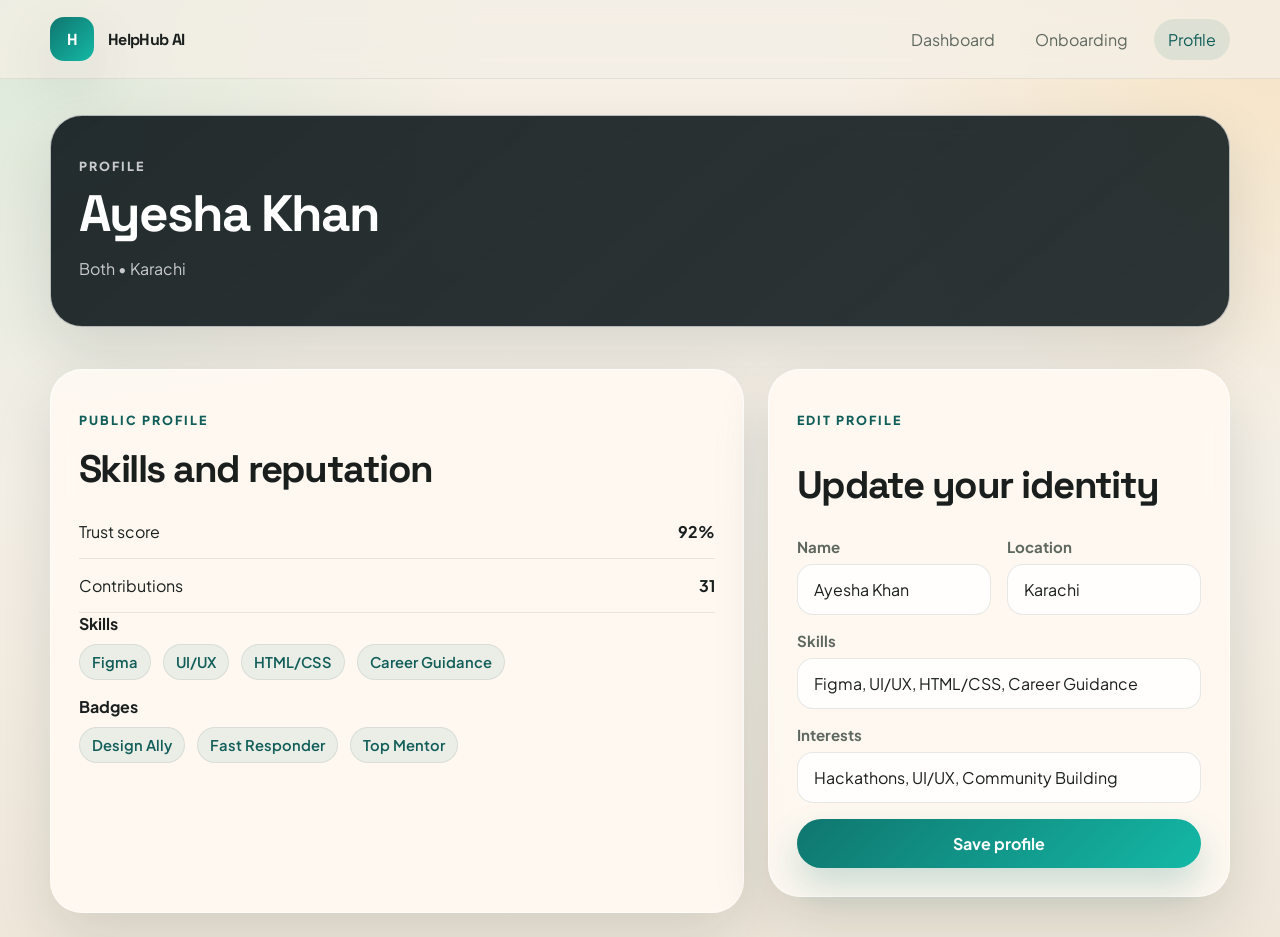
<file: profile/profile.html>
<html lang="en" crxlauncher="">

<head>
    <meta charset="UTF-8">
    <meta name="viewport" content="width=device-width, initial-scale=1.0">
    <title>HelpHub AI | Profile</title>
    <link rel="preconnect" href="https://fonts.googleapis.com">
    <link rel="preconnect" href="https://fonts.gstatic.com" crossorigin="">
    <link
        href="https://fonts.googleapis.com/css2?family=Plus+Jakarta+Sans:wght@400;500;600;700;800&amp;family=Space+Grotesk:wght@500;700&amp;display=swap"
        rel="stylesheet">
    <link rel="stylesheet" href="profile.css">
    <script defer="" src="../script.js"></script>
    <style></style>
</head>

<body data-page="profile">
    <header class="topbar">
        <div class="container nav">
            <a class="brand" href="/"><span class="brand-badge">H</span><span>HelpHub AI</span></a>
            <nav class="nav-links"><a href="../dashboard/dashboard.html">Dashboard</a><a href="../onboarding/onboarding.html">Onboarding</a><a
                    data-nav="profile" href="../profile/profile.html" class="active">Profile</a></nav>
        </div>
    </header>
    <main class="container">
        <section class="page-hero">
            <div class="panel">
                <p class="eyebrow">Profile</p>
                <h1 style="font-size: clamp(2.2rem, 4vw, 4rem);" data-profile-name="">Ayesha Khan</h1>
                <p><span data-profile-role="">Both</span> • <span data-profile-location="">Karachi</span></p>
            </div>
        </section>
        <section class="profile-grid section">
            <div class="stack">
                <div class="panel">
                    <p class="section-kicker">Public profile</p>
                    <h2>Skills and reputation</h2>
                    <div class="metric"><span>Trust score</span><strong data-profile-trust="">92%</strong></div>
                    <div class="metric"><span>Contributions</span><strong data-profile-contributions="">31</strong>
                    </div>
                    <div class="stack">
                        <div><strong>Skills</strong>
                            <div class="tag-row" data-profile-skills="" style="margin-top:10px;"><span
                                    class="tag">Figma</span><span class="tag">UI/UX</span><span
                                    class="tag">HTML/CSS</span><span class="tag">Career Guidance</span></div>
                        </div>
                        <div><strong>Badges</strong>
                            <div class="tag-row" data-profile-badges="" style="margin-top:10px;"><span
                                    class="tag">Design Ally</span><span class="tag">Fast Responder</span><span
                                    class="tag">Top Mentor</span></div>
                        </div>
                    </div>
                </div>
            </div>
            <form class="form-card stack" data-profile-form="">
                <p class="section-kicker">Edit profile</p>
                <h2>Update your identity</h2>
                <div class="profile-form">
                    <div class="field"><label>Name</label><input name="name" type="text"></div>
                    <div class="field"><label>Location</label><input name="location" type="text"></div>
                    <div class="field-full"><label>Skills</label><input name="skills" type="text"></div>
                    <div class="field-full"><label>Interests</label><input name="interests" type="text"></div>
                </div>
                <button class="btn btn-primary" type="submit">Save profile</button>
            </form>
        </section>
    </main>


</body>

</html>
</file>
<file: ai-center/ai-center.css>
:root {
  --bg: #f4efe6;
  --surface: rgba(255, 250, 243, 0.88);
  --surface-strong: #fffaf3;
  --surface-dark: #1d2d2a;
  --text: #1a1f1d;
  --muted: #5f685f;
  --line: rgba(34, 54, 47, 0.1);
  --primary: #0f766e;
  --primary-strong: #115e59;
  --accent: #f59e0b;
  --danger: #dc2626;
  --success: #15803d;
  --shadow: 0 24px 60px rgba(17, 33, 29, 0.12);
  --radius-xl: 32px;
  --radius-lg: 22px;
  --container: 1180px;
  --heading-font: "Space Grotesk", "Segoe UI", sans-serif;
  --body-font: "Plus Jakarta Sans", "Segoe UI", sans-serif;
}

* {
  box-sizing: border-box;
}
html {
  scroll-behavior: smooth;
}
body {
  margin: 0;
  font-family: var(--body-font);
  color: var(--text);
  background:
    radial-gradient(
      circle at top left,
      rgba(16, 185, 129, 0.12),
      transparent 30%
    ),
    radial-gradient(
      circle at top right,
      rgba(245, 158, 11, 0.16),
      transparent 28%
    ),
    linear-gradient(180deg, #f7f0e6 0%, #f4efe6 52%, #efe7da 100%);
  min-height: 100vh;
}
a {
  color: inherit;
  text-decoration: none;
}
img {
  max-width: 100%;
  display: block;
}
button,
input,
select,
textarea {
  font: inherit;
}
.container {
  width: min(var(--container), calc(100% - 32px));
  margin: 0 auto;
}
.site-shell {
  padding-bottom: 48px;
}
.topbar {
  position: sticky;
  top: 0;
  z-index: 20;
  backdrop-filter: blur(14px);
  background: rgba(244, 239, 230, 0.78);
  border-bottom: 1px solid rgba(29, 45, 42, 0.08);
}
.nav {
  display: flex;
  align-items: center;
  justify-content: space-between;
  gap: 20px;
  min-height: 78px;
}
.brand {
  display: inline-flex;
  align-items: center;
  gap: 14px;
  font-family: var(--heading-font);
  font-weight: 700;
  letter-spacing: -0.04em;
}
.brand-badge {
  width: 44px;
  height: 44px;
  display: grid;
  place-items: center;
  border-radius: 14px;
  background: linear-gradient(135deg, #0f766e 0%, #14b8a6 100%);
  color: white;
  box-shadow: var(--shadow);
}
.nav-links,
.nav-actions,
.tag-row,
.info-row,
.card-meta,
.user-line,
.row {
  display: flex;
  align-items: center;
  gap: 12px;
  flex-wrap: wrap;
}
.nav-links a {
  padding: 10px 14px;
  border-radius: 999px;
  color: var(--muted);
  transition: 0.2s ease;
}
.nav-links a:hover,
.nav-links a.active {
  background: rgba(15, 118, 110, 0.1);
  color: var(--primary-strong);
}
.pill,
.tag {
  display: inline-flex;
  align-items: center;
  gap: 8px;
  padding: 8px 12px;
  border-radius: 999px;
  background: rgba(255, 255, 255, 0.65);
  border: 1px solid rgba(17, 33, 29, 0.08);
  color: var(--muted);
}
.tag {
  background: rgba(15, 118, 110, 0.08);
  color: var(--primary-strong);
  font-size: 0.92rem;
  font-weight: 600;
}
.tag.urgent {
  background: rgba(220, 38, 38, 0.1);
  color: var(--danger);
}
.tag.success {
  background: rgba(21, 128, 61, 0.1);
  color: var(--success);
}
.btn {
  display: inline-flex;
  align-items: center;
  justify-content: center;
  gap: 10px;
  border: 0;
  border-radius: 999px;
  padding: 14px 20px;
  font-weight: 700;
  cursor: pointer;
  transition:
    transform 0.2s ease,
    box-shadow 0.2s ease,
    background 0.2s ease;
}
.btn:hover {
  transform: translateY(-2px);
}
.btn-primary {
  background: linear-gradient(135deg, var(--primary) 0%, #14b8a6 100%);
  color: white;
  box-shadow: 0 18px 36px rgba(15, 118, 110, 0.22);
}
.btn-secondary {
  background: white;
  color: var(--text);
  border: 1px solid rgba(17, 33, 29, 0.08);
}
.hero {
  padding: 60px 0 34px;
}
.hero-grid,
.two-col,
.dashboard-grid,
.detail-grid,
.profile-grid,
.admin-grid,
.leader-grid,
.feed-grid {
  display: grid;
  gap: 24px;
}
.hero-grid,
.two-col,
.dashboard-grid,
.detail-grid,
.profile-grid,
.admin-grid {
  grid-template-columns: 1.2fr 0.8fr;
}
.leader-grid {
  grid-template-columns: 1fr 1fr;
}
.feed-grid {
  grid-template-columns: 0.84fr 1.16fr;
}
.glass-card,
.panel,
.stat-card,
.feature-card,
.request-card,
.timeline-item,
.badge-card,
.auth-card,
.form-card {
  background: var(--surface);
  border: 1px solid rgba(255, 255, 255, 0.58);
  box-shadow: var(--shadow);
  backdrop-filter: blur(14px);
}
.hero-copy,
.hero-panel,
.panel,
.auth-card,
.form-card {
  border-radius: var(--radius-xl);
  padding: 28px;
}
.hero-copy {
  background: linear-gradient(
    160deg,
    rgba(255, 250, 243, 0.9) 0%,
    rgba(246, 240, 230, 0.85) 100%
  );
}
.eyebrow,
.section-kicker {
  text-transform: uppercase;
  letter-spacing: 0.16em;
  font-size: 0.78rem;
  color: var(--primary-strong);
  font-weight: 800;
}
h1,
h2,
h3,
h4 {
  margin: 0 0 12px;
  font-family: var(--heading-font);
  letter-spacing: -0.04em;
}
h1 {
  font-size: clamp(2.7rem, 5vw, 5rem);
  line-height: 0.95;
}
h2 {
  font-size: clamp(1.8rem, 3vw, 3rem);
}
h3 {
  font-size: 1.28rem;
}
p {
  color: var(--muted);
  line-height: 1.7;
}
.hero-actions,
.stats-grid,
.card-grid,
.mini-grid,
.stack,
.form-grid,
.auth-grid,
.profile-form,
.notif-list,
.rank-list,
.helper-list,
.message-list {
  display: grid;
  gap: 16px;
}
.hero-actions {
  margin-top: 24px;
  grid-template-columns: repeat(2, max-content);
}
.hero-panel {
  position: relative;
  overflow: hidden;
  background: linear-gradient(180deg, #173430 0%, #102926 100%);
  color: white;
}
.hero-panel p,
.page-hero .panel p,
.auth-side p,
.auth-side li {
  color: rgba(255, 255, 255, 0.75);
}
.hero-panel::after {
  content: "";
  position: absolute;
  inset: auto -10% -32% auto;
  width: 260px;
  height: 260px;
  background: radial-gradient(
    circle,
    rgba(20, 184, 166, 0.45),
    transparent 65%
  );
}
.orb {
  position: absolute;
  inset: 24px 24px auto auto;
  width: 82px;
  height: 82px;
  border-radius: 50%;
  background: radial-gradient(circle at 30% 30%, #fde68a, #f59e0b);
  opacity: 0.85;
}
.stats-grid {
  margin-top: 20px;
  grid-template-columns: repeat(3, 1fr);
}
.card-grid {
  grid-template-columns: repeat(3, 1fr);
}
.mini-grid {
  grid-template-columns: repeat(4, 1fr);
}
.stat-card,
.feature-card,
.request-card,
.timeline-item,
.badge-card {
  border-radius: 24px;
  padding: 22px;
}
.stat-value {
  font-family: var(--heading-font);
  font-size: 2rem;
  font-weight: 700;
}
.section {
  padding: 24px 0;
}
.section-head {
  display: flex;
  align-items: end;
  justify-content: space-between;
  gap: 20px;
  margin-bottom: 20px;
}
.page-hero {
  padding: 36px 0 18px;
}
.page-hero .panel {
  background: linear-gradient(
    140deg,
    rgba(20, 29, 32, 0.93),
    rgba(16, 26, 29, 0.88)
  );
  color: white;
}
.panel,
.auth-card,
.form-card {
  border: 1px solid rgba(255, 255, 255, 0.66);
}
.metric,
.list-item,
.rank-item,
.helper-item,
.notif-item,
.message-item {
  display: flex;
  align-items: center;
  justify-content: space-between;
  gap: 14px;
  padding: 16px 0;
  border-bottom: 1px solid var(--line);
}
.list-item:last-child,
.metric:last-child {
  border-bottom: 0;
}
.rank-item,
.helper-item,
.notif-item,
.message-item {
  padding: 16px 18px;
  border-radius: 18px;
  background: rgba(255, 255, 255, 0.72);
  border: 1px solid rgba(17, 33, 29, 0.06);
}
.progress {
  height: 10px;
  border-radius: 999px;
  background: rgba(17, 33, 29, 0.08);
  overflow: hidden;
}
.progress > span {
  display: block;
  height: 100%;
  background: linear-gradient(90deg, var(--accent), var(--primary));
}
.form-grid,
.auth-grid,
.profile-form {
  grid-template-columns: repeat(2, 1fr);
}
.field,
.field-full {
  display: grid;
  gap: 8px;
}
.field-full {
  grid-column: 1 / -1;
}
label {
  font-size: 0.94rem;
  color: var(--muted);
  font-weight: 700;
}
input,
select,
textarea {
  width: 100%;
  border: 1px solid rgba(17, 33, 29, 0.1);
  background: rgba(255, 255, 255, 0.78);
  color: var(--text);
  padding: 14px 16px;
  border-radius: 16px;
  outline: none;
}
textarea {
  min-height: 148px;
  resize: vertical;
}
input:focus,
select:focus,
textarea:focus {
  border-color: rgba(15, 118, 110, 0.45);
  box-shadow: 0 0 0 4px rgba(15, 118, 110, 0.08);
}
.auth-layout {
  min-height: calc(100vh - 79px);
  display: grid;
  place-items: center;
  padding: 32px 0 48px;
}
.auth-wrap {
  width: min(1120px, 100%);
  display: grid;
  gap: 24px;
  grid-template-columns: 1fr 1fr;
}
.auth-card,
.auth-side {
  padding: 30px;
}
.auth-side {
  border-radius: var(--radius-xl);
  background: linear-gradient(155deg, #173430, #102926);
  color: white;
  position: relative;
  overflow: hidden;
}
.auth-side ul {
  padding-left: 20px;
  line-height: 1.8;
}
.avatar {
  width: 44px;
  height: 44px;
  border-radius: 50%;
  display: grid;
  place-items: center;
  background: linear-gradient(135deg, var(--accent), #fb7185);
  color: #1d1d1d;
  font-family: var(--heading-font);
  font-weight: 800;
}
.avatar.teal {
  background: linear-gradient(135deg, #14b8a6, #0f766e);
  color: white;
}
.avatar.dark {
  background: linear-gradient(135deg, #2c3e50, #1f2937);
  color: white;
}
.table {
  width: 100%;
  border-collapse: collapse;
}
.table th,
.table td {
  text-align: left;
  padding: 14px 12px;
  border-bottom: 1px solid var(--line);
  vertical-align: top;
}
.table th {
  color: var(--muted);
  font-weight: 700;
}
.footer {
  padding: 26px 0 42px;
  color: var(--muted);
}
.center {
  text-align: center;
}
.toast-wrap {
  position: fixed;
  right: 16px;
  bottom: 16px;
  z-index: 40;
  display: grid;
  gap: 10px;
}
.toast {
  min-width: 260px;
  max-width: 320px;
  padding: 16px 18px;
  border-radius: 18px;
  background: #173430;
  color: white;
  box-shadow: var(--shadow);
  animation: slideUp 0.3s ease;
}
@keyframes slideUp {
  from {
    opacity: 0;
    transform: translateY(16px);
  }
  to {
    opacity: 1;
    transform: translateY(0);
  }
}
.fade-in {
  opacity: 0;
  transform: translateY(16px);
  animation: reveal 0.65s ease forwards;
}
.fade-in:nth-child(2) {
  animation-delay: 0.08s;
}
.fade-in:nth-child(3) {
  animation-delay: 0.16s;
}
.fade-in:nth-child(4) {
  animation-delay: 0.24s;
}
@keyframes reveal {
  to {
    opacity: 1;
    transform: translateY(0);
  }
}
@media (max-width: 980px) {
  .hero-grid,
  .two-col,
  .dashboard-grid,
  .detail-grid,
  .profile-grid,
  .feed-grid,
  .leader-grid,
  .admin-grid,
  .auth-wrap {
    grid-template-columns: 1fr;
  }
  .card-grid,
  .mini-grid,
  .stats-grid,
  .form-grid,
  .auth-grid,
  .profile-form {
    grid-template-columns: 1fr 1fr;
  }
  .nav {
    padding: 12px 0;
    align-items: flex-start;
    flex-direction: column;
  }
  .hero-actions {
    grid-template-columns: 1fr;
  }
}
@media (max-width: 680px) {
  .card-grid,
  .mini-grid,
  .stats-grid,
  .form-grid,
  .auth-grid,
  .profile-form {
    grid-template-columns: 1fr;
  }
  .container {
    width: min(var(--container), calc(100% - 20px));
  }
  .hero-copy,
  .hero-panel,
  .panel,
  .auth-card,
  .auth-side,
  .form-card,
  .stat-card,
  .feature-card,
  .request-card {
    padding: 22px;
  }
  h1 {
    font-size: 2.6rem;
  }
}
</file>
<file: auth/auth.css>
:root {
  --bg: #f4efe6;
  --surface: rgba(255, 250, 243, 0.88);
  --surface-strong: #fffaf3;
  --surface-dark: #1d2d2a;
  --text: #1a1f1d;
  --muted: #5f685f;
  --line: rgba(34, 54, 47, 0.1);
  --primary: #0f766e;
  --primary-strong: #115e59;
  --accent: #f59e0b;
  --danger: #dc2626;
  --success: #15803d;
  --shadow: 0 24px 60px rgba(17, 33, 29, 0.12);
  --radius-xl: 32px;
  --radius-lg: 22px;
  --container: 1180px;
  --heading-font: "Space Grotesk", "Segoe UI", sans-serif;
  --body-font: "Plus Jakarta Sans", "Segoe UI", sans-serif;
}

* {
  box-sizing: border-box;
}
html {
  scroll-behavior: smooth;
}
body {
  margin: 0;
  font-family: var(--body-font);
  color: var(--text);
  background:
    radial-gradient(
      circle at top left,
      rgba(16, 185, 129, 0.12),
      transparent 30%
    ),
    radial-gradient(
      circle at top right,
      rgba(245, 158, 11, 0.16),
      transparent 28%
    ),
    linear-gradient(180deg, #f7f0e6 0%, #f4efe6 52%, #efe7da 100%);
  min-height: 100vh;
}
a {
  color: inherit;
  text-decoration: none;
}
img {
  max-width: 100%;
  display: block;
}
button,
input,
select,
textarea {
  font: inherit;
}
.container {
  width: min(var(--container), calc(100% - 32px));
  margin: 0 auto;
}
.site-shell {
  padding-bottom: 48px;
}
.topbar {
  position: sticky;
  top: 0;
  z-index: 20;
  backdrop-filter: blur(14px);
  background: rgba(244, 239, 230, 0.78);
  border-bottom: 1px solid rgba(29, 45, 42, 0.08);
}
.nav {
  display: flex;
  align-items: center;
  justify-content: space-between;
  gap: 20px;
  min-height: 78px;
}
.brand {
  display: inline-flex;
  align-items: center;
  gap: 14px;
  font-family: var(--heading-font);
  font-weight: 700;
  letter-spacing: -0.04em;
}
.brand-badge {
  width: 44px;
  height: 44px;
  display: grid;
  place-items: center;
  border-radius: 14px;
  background: linear-gradient(135deg, #0f766e 0%, #14b8a6 100%);
  color: white;
  box-shadow: var(--shadow);
}
.nav-links,
.nav-actions,
.tag-row,
.info-row,
.card-meta,
.user-line,
.row {
  display: flex;
  align-items: center;
  gap: 12px;
  flex-wrap: wrap;
}
.nav-links a {
  padding: 10px 14px;
  border-radius: 999px;
  color: var(--muted);
  transition: 0.2s ease;
}
.nav-links a:hover,
.nav-links a.active {
  background: rgba(15, 118, 110, 0.1);
  color: var(--primary-strong);
}
.pill,
.tag {
  display: inline-flex;
  align-items: center;
  gap: 8px;
  padding: 8px 12px;
  border-radius: 999px;
  background: rgba(255, 255, 255, 0.65);
  border: 1px solid rgba(17, 33, 29, 0.08);
  color: var(--muted);
}
.tag {
  background: rgba(15, 118, 110, 0.08);
  color: var(--primary-strong);
  font-size: 0.92rem;
  font-weight: 600;
}
.tag.urgent {
  background: rgba(220, 38, 38, 0.1);
  color: var(--danger);
}
.tag.success {
  background: rgba(21, 128, 61, 0.1);
  color: var(--success);
}
.btn {
  display: inline-flex;
  align-items: center;
  justify-content: center;
  gap: 10px;
  border: 0;
  border-radius: 999px;
  padding: 14px 20px;
  font-weight: 700;
  cursor: pointer;
  transition:
    transform 0.2s ease,
    box-shadow 0.2s ease,
    background 0.2s ease;
}
.btn:hover {
  transform: translateY(-2px);
}
.btn-primary {
  background: linear-gradient(135deg, var(--primary) 0%, #14b8a6 100%);
  color: white;
  box-shadow: 0 18px 36px rgba(15, 118, 110, 0.22);
}
.btn-secondary {
  background: white;
  color: var(--text);
  border: 1px solid rgba(17, 33, 29, 0.08);
}
.hero {
  padding: 60px 0 34px;
}
.hero-grid,
.two-col,
.dashboard-grid,
.detail-grid,
.profile-grid,
.admin-grid,
.leader-grid,
.feed-grid {
  display: grid;
  gap: 24px;
}
.hero-grid,
.two-col,
.dashboard-grid,
.detail-grid,
.profile-grid,
.admin-grid {
  grid-template-columns: 1.2fr 0.8fr;
}
.leader-grid {
  grid-template-columns: 1fr 1fr;
}
.feed-grid {
  grid-template-columns: 0.84fr 1.16fr;
}
.glass-card,
.panel,
.stat-card,
.feature-card,
.request-card,
.timeline-item,
.badge-card,
.auth-card,
.form-card {
  background: var(--surface);
  border: 1px solid rgba(255, 255, 255, 0.58);
  box-shadow: var(--shadow);
  backdrop-filter: blur(14px);
}
.hero-copy,
.hero-panel,
.panel,
.auth-card,
.form-card {
  border-radius: var(--radius-xl);
  padding: 28px;
}
.hero-copy {
  background: linear-gradient(
    160deg,
    rgba(255, 250, 243, 0.9) 0%,
    rgba(246, 240, 230, 0.85) 100%
  );
}
.eyebrow,
.section-kicker {
  text-transform: uppercase;
  letter-spacing: 0.16em;
  font-size: 0.78rem;
  color: var(--primary-strong);
  font-weight: 800;
}
h1,
h2,
h3,
h4 {
  margin: 0 0 12px;
  font-family: var(--heading-font);
  letter-spacing: -0.04em;
}
h1 {
  font-size: clamp(2.7rem, 5vw, 5rem);
  line-height: 0.95;
}
h2 {
  font-size: clamp(1.8rem, 3vw, 3rem);
}
h3 {
  font-size: 1.28rem;
}
p {
  color: var(--muted);
  line-height: 1.7;
}
.hero-actions,
.stats-grid,
.card-grid,
.mini-grid,
.stack,
.form-grid,
.auth-grid,
.profile-form,
.notif-list,
.rank-list,
.helper-list,
.message-list {
  display: grid;
  gap: 16px;
}
.hero-actions {
  margin-top: 24px;
  grid-template-columns: repeat(2, max-content);
}
.hero-panel {
  position: relative;
  overflow: hidden;
  background: linear-gradient(180deg, #173430 0%, #102926 100%);
  color: white;
}
.hero-panel p,
.page-hero .panel p,
.auth-side p,
.auth-side li {
  color: rgba(255, 255, 255, 0.75);
}
.hero-panel::after {
  content: "";
  position: absolute;
  inset: auto -10% -32% auto;
  width: 260px;
  height: 260px;
  background: radial-gradient(
    circle,
    rgba(20, 184, 166, 0.45),
    transparent 65%
  );
}
.orb {
  position: absolute;
  inset: 24px 24px auto auto;
  width: 82px;
  height: 82px;
  border-radius: 50%;
  background: radial-gradient(circle at 30% 30%, #fde68a, #f59e0b);
  opacity: 0.85;
}
.stats-grid {
  margin-top: 20px;
  grid-template-columns: repeat(3, 1fr);
}
.card-grid {
  grid-template-columns: repeat(3, 1fr);
}
.mini-grid {
  grid-template-columns: repeat(4, 1fr);
}
.stat-card,
.feature-card,
.request-card,
.timeline-item,
.badge-card {
  border-radius: 24px;
  padding: 22px;
}
.stat-value {
  font-family: var(--heading-font);
  font-size: 2rem;
  font-weight: 700;
}
.section {
  padding: 24px 0;
}
.section-head {
  display: flex;
  align-items: end;
  justify-content: space-between;
  gap: 20px;
  margin-bottom: 20px;
}
.page-hero {
  padding: 36px 0 18px;
}
.page-hero .panel {
  background: linear-gradient(
    140deg,
    rgba(20, 29, 32, 0.93),
    rgba(16, 26, 29, 0.88)
  );
  color: white;
}
.panel,
.auth-card,
.form-card {
  border: 1px solid rgba(255, 255, 255, 0.66);
}
.metric,
.list-item,
.rank-item,
.helper-item,
.notif-item,
.message-item {
  display: flex;
  align-items: center;
  justify-content: space-between;
  gap: 14px;
  padding: 16px 0;
  border-bottom: 1px solid var(--line);
}
.list-item:last-child,
.metric:last-child {
  border-bottom: 0;
}
.rank-item,
.helper-item,
.notif-item,
.message-item {
  padding: 16px 18px;
  border-radius: 18px;
  background: rgba(255, 255, 255, 0.72);
  border: 1px solid rgba(17, 33, 29, 0.06);
}
.progress {
  height: 10px;
  border-radius: 999px;
  background: rgba(17, 33, 29, 0.08);
  overflow: hidden;
}
.progress > span {
  display: block;
  height: 100%;
  background: linear-gradient(90deg, var(--accent), var(--primary));
}
.form-grid,
.auth-grid,
.profile-form {
  grid-template-columns: repeat(2, 1fr);
}
.field,
.field-full {
  display: grid;
  gap: 8px;
}
.field-full {
  grid-column: 1 / -1;
}
label {
  font-size: 0.94rem;
  color: var(--muted);
  font-weight: 700;
}
input,
select,
textarea {
  width: 100%;
  border: 1px solid rgba(17, 33, 29, 0.1);
  background: rgba(255, 255, 255, 0.78);
  color: var(--text);
  padding: 14px 16px;
  border-radius: 16px;
  outline: none;
}
textarea {
  min-height: 148px;
  resize: vertical;
}
input:focus,
select:focus,
textarea:focus {
  border-color: rgba(15, 118, 110, 0.45);
  box-shadow: 0 0 0 4px rgba(15, 118, 110, 0.08);
}
.auth-layout {
  min-height: calc(100vh - 79px);
  display: grid;
  place-items: center;
  padding: 32px 0 48px;
}
.auth-wrap {
  width: min(1120px, 100%);
  display: grid;
  gap: 24px;
  grid-template-columns: 1fr 1fr;
}
.auth-card,
.auth-side {
  padding: 30px;
}
.auth-side {
  border-radius: var(--radius-xl);
  background: linear-gradient(155deg, #173430, #102926);
  color: white;
  position: relative;
  overflow: hidden;
}
.auth-side ul {
  padding-left: 20px;
  line-height: 1.8;
}
.avatar {
  width: 44px;
  height: 44px;
  border-radius: 50%;
  display: grid;
  place-items: center;
  background: linear-gradient(135deg, var(--accent), #fb7185);
  color: #1d1d1d;
  font-family: var(--heading-font);
  font-weight: 800;
}
.avatar.teal {
  background: linear-gradient(135deg, #14b8a6, #0f766e);
  color: white;
}
.avatar.dark {
  background: linear-gradient(135deg, #2c3e50, #1f2937);
  color: white;
}
.table {
  width: 100%;
  border-collapse: collapse;
}
.table th,
.table td {
  text-align: left;
  padding: 14px 12px;
  border-bottom: 1px solid var(--line);
  vertical-align: top;
}
.table th {
  color: var(--muted);
  font-weight: 700;
}
.footer {
  padding: 26px 0 42px;
  color: var(--muted);
}
.center {
  text-align: center;
}
.toast-wrap {
  position: fixed;
  right: 16px;
  bottom: 16px;
  z-index: 40;
  display: grid;
  gap: 10px;
}
.toast {
  min-width: 260px;
  max-width: 320px;
  padding: 16px 18px;
  border-radius: 18px;
  background: #173430;
  color: white;
  box-shadow: var(--shadow);
  animation: slideUp 0.3s ease;
}
@keyframes slideUp {
  from {
    opacity: 0;
    transform: translateY(16px);
  }
  to {
    opacity: 1;
    transform: translateY(0);
  }
}
.fade-in {
  opacity: 0;
  transform: translateY(16px);
  animation: reveal 0.65s ease forwards;
}
.fade-in:nth-child(2) {
  animation-delay: 0.08s;
}
.fade-in:nth-child(3) {
  animation-delay: 0.16s;
}
.fade-in:nth-child(4) {
  animation-delay: 0.24s;
}
@keyframes reveal {
  to {
    opacity: 1;
    transform: translateY(0);
  }
}
@media (max-width: 980px) {
  .hero-grid,
  .two-col,
  .dashboard-grid,
  .detail-grid,
  .profile-grid,
  .feed-grid,
  .leader-grid,
  .admin-grid,
  .auth-wrap {
    grid-template-columns: 1fr;
  }
  .card-grid,
  .mini-grid,
  .stats-grid,
  .form-grid,
  .auth-grid,
  .profile-form {
    grid-template-columns: 1fr 1fr;
  }
  .nav {
    padding: 12px 0;
    align-items: flex-start;
    flex-direction: column;
  }
  .hero-actions {
    grid-template-columns: 1fr;
  }
}
@media (max-width: 680px) {
  .card-grid,
  .mini-grid,
  .stats-grid,
  .form-grid,
  .auth-grid,
  .profile-form {
    grid-template-columns: 1fr;
  }
  .container {
    width: min(var(--container), calc(100% - 20px));
  }
  .hero-copy,
  .hero-panel,
  .panel,
  .auth-card,
  .auth-side,
  .form-card,
  .stat-card,
  .feature-card,
  .request-card {
    padding: 22px;
  }
  h1 {
    font-size: 2.6rem;
  }
}
</file>
<file: create-request/create-reqeust.css>
:root {
  --bg: #f4efe6;
  --surface: rgba(255, 250, 243, 0.88);
  --surface-strong: #fffaf3;
  --surface-dark: #1d2d2a;
  --text: #1a1f1d;
  --muted: #5f685f;
  --line: rgba(34, 54, 47, 0.1);
  --primary: #0f766e;
  --primary-strong: #115e59;
  --accent: #f59e0b;
  --danger: #dc2626;
  --success: #15803d;
  --shadow: 0 24px 60px rgba(17, 33, 29, 0.12);
  --radius-xl: 32px;
  --radius-lg: 22px;
  --container: 1180px;
  --heading-font: "Space Grotesk", "Segoe UI", sans-serif;
  --body-font: "Plus Jakarta Sans", "Segoe UI", sans-serif;
}

* {
  box-sizing: border-box;
}
html {
  scroll-behavior: smooth;
}
body {
  margin: 0;
  font-family: var(--body-font);
  color: var(--text);
  background:
    radial-gradient(
      circle at top left,
      rgba(16, 185, 129, 0.12),
      transparent 30%
    ),
    radial-gradient(
      circle at top right,
      rgba(245, 158, 11, 0.16),
      transparent 28%
    ),
    linear-gradient(180deg, #f7f0e6 0%, #f4efe6 52%, #efe7da 100%);
  min-height: 100vh;
}
a {
  color: inherit;
  text-decoration: none;
}
img {
  max-width: 100%;
  display: block;
}
button,
input,
select,
textarea {
  font: inherit;
}
.container {
  width: min(var(--container), calc(100% - 32px));
  margin: 0 auto;
}
.site-shell {
  padding-bottom: 48px;
}
.topbar {
  position: sticky;
  top: 0;
  z-index: 20;
  backdrop-filter: blur(14px);
  background: rgba(244, 239, 230, 0.78);
  border-bottom: 1px solid rgba(29, 45, 42, 0.08);
}
.nav {
  display: flex;
  align-items: center;
  justify-content: space-between;
  gap: 20px;
  min-height: 78px;
}
.brand {
  display: inline-flex;
  align-items: center;
  gap: 14px;
  font-family: var(--heading-font);
  font-weight: 700;
  letter-spacing: -0.04em;
}
.brand-badge {
  width: 44px;
  height: 44px;
  display: grid;
  place-items: center;
  border-radius: 14px;
  background: linear-gradient(135deg, #0f766e 0%, #14b8a6 100%);
  color: white;
  box-shadow: var(--shadow);
}
.nav-links,
.nav-actions,
.tag-row,
.info-row,
.card-meta,
.user-line,
.row {
  display: flex;
  align-items: center;
  gap: 12px;
  flex-wrap: wrap;
}
.nav-links a {
  padding: 10px 14px;
  border-radius: 999px;
  color: var(--muted);
  transition: 0.2s ease;
}
.nav-links a:hover,
.nav-links a.active {
  background: rgba(15, 118, 110, 0.1);
  color: var(--primary-strong);
}
.pill,
.tag {
  display: inline-flex;
  align-items: center;
  gap: 8px;
  padding: 8px 12px;
  border-radius: 999px;
  background: rgba(255, 255, 255, 0.65);
  border: 1px solid rgba(17, 33, 29, 0.08);
  color: var(--muted);
}
.tag {
  background: rgba(15, 118, 110, 0.08);
  color: var(--primary-strong);
  font-size: 0.92rem;
  font-weight: 600;
}
.tag.urgent {
  background: rgba(220, 38, 38, 0.1);
  color: var(--danger);
}
.tag.success {
  background: rgba(21, 128, 61, 0.1);
  color: var(--success);
}
.btn {
  display: inline-flex;
  align-items: center;
  justify-content: center;
  gap: 10px;
  border: 0;
  border-radius: 999px;
  padding: 14px 20px;
  font-weight: 700;
  cursor: pointer;
  transition:
    transform 0.2s ease,
    box-shadow 0.2s ease,
    background 0.2s ease;
}
.btn:hover {
  transform: translateY(-2px);
}
.btn-primary {
  background: linear-gradient(135deg, var(--primary) 0%, #14b8a6 100%);
  color: white;
  box-shadow: 0 18px 36px rgba(15, 118, 110, 0.22);
}
.btn-secondary {
  background: white;
  color: var(--text);
  border: 1px solid rgba(17, 33, 29, 0.08);
}
.hero {
  padding: 60px 0 34px;
}
.hero-grid,
.two-col,
.dashboard-grid,
.detail-grid,
.profile-grid,
.admin-grid,
.leader-grid,
.feed-grid {
  display: grid;
  gap: 24px;
}
.hero-grid,
.two-col,
.dashboard-grid,
.detail-grid,
.profile-grid,
.admin-grid {
  grid-template-columns: 1.2fr 0.8fr;
}
.leader-grid {
  grid-template-columns: 1fr 1fr;
}
.feed-grid {
  grid-template-columns: 0.84fr 1.16fr;
}
.glass-card,
.panel,
.stat-card,
.feature-card,
.request-card,
.timeline-item,
.badge-card,
.auth-card,
.form-card {
  background: var(--surface);
  border: 1px solid rgba(255, 255, 255, 0.58);
  box-shadow: var(--shadow);
  backdrop-filter: blur(14px);
}
.hero-copy,
.hero-panel,
.panel,
.auth-card,
.form-card {
  border-radius: var(--radius-xl);
  padding: 28px;
}
.hero-copy {
  background: linear-gradient(
    160deg,
    rgba(255, 250, 243, 0.9) 0%,
    rgba(246, 240, 230, 0.85) 100%
  );
}
.eyebrow,
.section-kicker {
  text-transform: uppercase;
  letter-spacing: 0.16em;
  font-size: 0.78rem;
  color: var(--primary-strong);
  font-weight: 800;
}
h1,
h2,
h3,
h4 {
  margin: 0 0 12px;
  font-family: var(--heading-font);
  letter-spacing: -0.04em;
}
h1 {
  font-size: clamp(2.7rem, 5vw, 5rem);
  line-height: 0.95;
}
h2 {
  font-size: clamp(1.8rem, 3vw, 3rem);
}
h3 {
  font-size: 1.28rem;
}
p {
  color: var(--muted);
  line-height: 1.7;
}
.hero-actions,
.stats-grid,
.card-grid,
.mini-grid,
.stack,
.form-grid,
.auth-grid,
.profile-form,
.notif-list,
.rank-list,
.helper-list,
.message-list {
  display: grid;
  gap: 16px;
}
.hero-actions {
  margin-top: 24px;
  grid-template-columns: repeat(2, max-content);
}
.hero-panel {
  position: relative;
  overflow: hidden;
  background: linear-gradient(180deg, #173430 0%, #102926 100%);
  color: white;
}
.hero-panel p,
.page-hero .panel p,
.auth-side p,
.auth-side li {
  color: rgba(255, 255, 255, 0.75);
}
.hero-panel::after {
  content: "";
  position: absolute;
  inset: auto -10% -32% auto;
  width: 260px;
  height: 260px;
  background: radial-gradient(
    circle,
    rgba(20, 184, 166, 0.45),
    transparent 65%
  );
}
.orb {
  position: absolute;
  inset: 24px 24px auto auto;
  width: 82px;
  height: 82px;
  border-radius: 50%;
  background: radial-gradient(circle at 30% 30%, #fde68a, #f59e0b);
  opacity: 0.85;
}
.stats-grid {
  margin-top: 20px;
  grid-template-columns: repeat(3, 1fr);
}
.card-grid {
  grid-template-columns: repeat(3, 1fr);
}
.mini-grid {
  grid-template-columns: repeat(4, 1fr);
}
.stat-card,
.feature-card,
.request-card,
.timeline-item,
.badge-card {
  border-radius: 24px;
  padding: 22px;
}
.stat-value {
  font-family: var(--heading-font);
  font-size: 2rem;
  font-weight: 700;
}
.section {
  padding: 24px 0;
}
.section-head {
  display: flex;
  align-items: end;
  justify-content: space-between;
  gap: 20px;
  margin-bottom: 20px;
}
.page-hero {
  padding: 36px 0 18px;
}
.page-hero .panel {
  background: linear-gradient(
    140deg,
    rgba(20, 29, 32, 0.93),
    rgba(16, 26, 29, 0.88)
  );
  color: white;
}
.panel,
.auth-card,
.form-card {
  border: 1px solid rgba(255, 255, 255, 0.66);
}
.metric,
.list-item,
.rank-item,
.helper-item,
.notif-item,
.message-item {
  display: flex;
  align-items: center;
  justify-content: space-between;
  gap: 14px;
  padding: 16px 0;
  border-bottom: 1px solid var(--line);
}
.list-item:last-child,
.metric:last-child {
  border-bottom: 0;
}
.rank-item,
.helper-item,
.notif-item,
.message-item {
  padding: 16px 18px;
  border-radius: 18px;
  background: rgba(255, 255, 255, 0.72);
  border: 1px solid rgba(17, 33, 29, 0.06);
}
.progress {
  height: 10px;
  border-radius: 999px;
  background: rgba(17, 33, 29, 0.08);
  overflow: hidden;
}
.progress > span {
  display: block;
  height: 100%;
  background: linear-gradient(90deg, var(--accent), var(--primary));
}
.form-grid,
.auth-grid,
.profile-form {
  grid-template-columns: repeat(2, 1fr);
}
.field,
.field-full {
  display: grid;
  gap: 8px;
}
.field-full {
  grid-column: 1 / -1;
}
label {
  font-size: 0.94rem;
  color: var(--muted);
  font-weight: 700;
}
input,
select,
textarea {
  width: 100%;
  border: 1px solid rgba(17, 33, 29, 0.1);
  background: rgba(255, 255, 255, 0.78);
  color: var(--text);
  padding: 14px 16px;
  border-radius: 16px;
  outline: none;
}
textarea {
  min-height: 148px;
  resize: vertical;
}
input:focus,
select:focus,
textarea:focus {
  border-color: rgba(15, 118, 110, 0.45);
  box-shadow: 0 0 0 4px rgba(15, 118, 110, 0.08);
}
.auth-layout {
  min-height: calc(100vh - 79px);
  display: grid;
  place-items: center;
  padding: 32px 0 48px;
}
.auth-wrap {
  width: min(1120px, 100%);
  display: grid;
  gap: 24px;
  grid-template-columns: 1fr 1fr;
}
.auth-card,
.auth-side {
  padding: 30px;
}
.auth-side {
  border-radius: var(--radius-xl);
  background: linear-gradient(155deg, #173430, #102926);
  color: white;
  position: relative;
  overflow: hidden;
}
.auth-side ul {
  padding-left: 20px;
  line-height: 1.8;
}
.avatar {
  width: 44px;
  height: 44px;
  border-radius: 50%;
  display: grid;
  place-items: center;
  background: linear-gradient(135deg, var(--accent), #fb7185);
  color: #1d1d1d;
  font-family: var(--heading-font);
  font-weight: 800;
}
.avatar.teal {
  background: linear-gradient(135deg, #14b8a6, #0f766e);
  color: white;
}
.avatar.dark {
  background: linear-gradient(135deg, #2c3e50, #1f2937);
  color: white;
}
.table {
  width: 100%;
  border-collapse: collapse;
}
.table th,
.table td {
  text-align: left;
  padding: 14px 12px;
  border-bottom: 1px solid var(--line);
  vertical-align: top;
}
.table th {
  color: var(--muted);
  font-weight: 700;
}
.footer {
  padding: 26px 0 42px;
  color: var(--muted);
}
.center {
  text-align: center;
}
.toast-wrap {
  position: fixed;
  right: 16px;
  bottom: 16px;
  z-index: 40;
  display: grid;
  gap: 10px;
}
.toast {
  min-width: 260px;
  max-width: 320px;
  padding: 16px 18px;
  border-radius: 18px;
  background: #173430;
  color: white;
  box-shadow: var(--shadow);
  animation: slideUp 0.3s ease;
}
@keyframes slideUp {
  from {
    opacity: 0;
    transform: translateY(16px);
  }
  to {
    opacity: 1;
    transform: translateY(0);
  }
}
.fade-in {
  opacity: 0;
  transform: translateY(16px);
  animation: reveal 0.65s ease forwards;
}
.fade-in:nth-child(2) {
  animation-delay: 0.08s;
}
.fade-in:nth-child(3) {
  animation-delay: 0.16s;
}
.fade-in:nth-child(4) {
  animation-delay: 0.24s;
}
@keyframes reveal {
  to {
    opacity: 1;
    transform: translateY(0);
  }
}
@media (max-width: 980px) {
  .hero-grid,
  .two-col,
  .dashboard-grid,
  .detail-grid,
  .profile-grid,
  .feed-grid,
  .leader-grid,
  .admin-grid,
  .auth-wrap {
    grid-template-columns: 1fr;
  }
  .card-grid,
  .mini-grid,
  .stats-grid,
  .form-grid,
  .auth-grid,
  .profile-form {
    grid-template-columns: 1fr 1fr;
  }
  .nav {
    padding: 12px 0;
    align-items: flex-start;
    flex-direction: column;
  }
  .hero-actions {
    grid-template-columns: 1fr;
  }
}
@media (max-width: 680px) {
  .card-grid,
  .mini-grid,
  .stats-grid,
  .form-grid,
  .auth-grid,
  .profile-form {
    grid-template-columns: 1fr;
  }
  .container {
    width: min(var(--container), calc(100% - 20px));
  }
  .hero-copy,
  .hero-panel,
  .panel,
  .auth-card,
  .auth-side,
  .form-card,
  .stat-card,
  .feature-card,
  .request-card {
    padding: 22px;
  }
  h1 {
    font-size: 2.6rem;
  }
}
</file>
<file: dashboard/dashboard.css>
:root {
  --bg: #f4efe6;
  --surface: rgba(255, 250, 243, 0.88);
  --surface-strong: #fffaf3;
  --surface-dark: #1d2d2a;
  --text: #1a1f1d;
  --muted: #5f685f;
  --line: rgba(34, 54, 47, 0.1);
  --primary: #0f766e;
  --primary-strong: #115e59;
  --accent: #f59e0b;
  --danger: #dc2626;
  --success: #15803d;
  --shadow: 0 24px 60px rgba(17, 33, 29, 0.12);
  --radius-xl: 32px;
  --radius-lg: 22px;
  --container: 1180px;
  --heading-font: "Space Grotesk", "Segoe UI", sans-serif;
  --body-font: "Plus Jakarta Sans", "Segoe UI", sans-serif;
}

* {
  box-sizing: border-box;
}
html {
  scroll-behavior: smooth;
}
body {
  margin: 0;
  font-family: var(--body-font);
  color: var(--text);
  background:
    radial-gradient(
      circle at top left,
      rgba(16, 185, 129, 0.12),
      transparent 30%
    ),
    radial-gradient(
      circle at top right,
      rgba(245, 158, 11, 0.16),
      transparent 28%
    ),
    linear-gradient(180deg, #f7f0e6 0%, #f4efe6 52%, #efe7da 100%);
  min-height: 100vh;
}
a {
  color: inherit;
  text-decoration: none;
}
img {
  max-width: 100%;
  display: block;
}
button,
input,
select,
textarea {
  font: inherit;
}
.container {
  width: min(var(--container), calc(100% - 32px));
  margin: 0 auto;
}
.site-shell {
  padding-bottom: 48px;
}
.topbar {
  position: sticky;
  top: 0;
  z-index: 20;
  backdrop-filter: blur(14px);
  background: rgba(244, 239, 230, 0.78);
  border-bottom: 1px solid rgba(29, 45, 42, 0.08);
}
.nav {
  display: flex;
  align-items: center;
  justify-content: space-between;
  gap: 20px;
  min-height: 78px;
}
.brand {
  display: inline-flex;
  align-items: center;
  gap: 14px;
  font-family: var(--heading-font);
  font-weight: 700;
  letter-spacing: -0.04em;
}
.brand-badge {
  width: 44px;
  height: 44px;
  display: grid;
  place-items: center;
  border-radius: 14px;
  background: linear-gradient(135deg, #0f766e 0%, #14b8a6 100%);
  color: white;
  box-shadow: var(--shadow);
}
.nav-links,
.nav-actions,
.tag-row,
.info-row,
.card-meta,
.user-line,
.row {
  display: flex;
  align-items: center;
  gap: 12px;
  flex-wrap: wrap;
}
.nav-links a {
  padding: 10px 14px;
  border-radius: 999px;
  color: var(--muted);
  transition: 0.2s ease;
}
.nav-links a:hover,
.nav-links a.active {
  background: rgba(15, 118, 110, 0.1);
  color: var(--primary-strong);
}
.pill,
.tag {
  display: inline-flex;
  align-items: center;
  gap: 8px;
  padding: 8px 12px;
  border-radius: 999px;
  background: rgba(255, 255, 255, 0.65);
  border: 1px solid rgba(17, 33, 29, 0.08);
  color: var(--muted);
}
.tag {
  background: rgba(15, 118, 110, 0.08);
  color: var(--primary-strong);
  font-size: 0.92rem;
  font-weight: 600;
}
.tag.urgent {
  background: rgba(220, 38, 38, 0.1);
  color: var(--danger);
}
.tag.success {
  background: rgba(21, 128, 61, 0.1);
  color: var(--success);
}
.btn {
  display: inline-flex;
  align-items: center;
  justify-content: center;
  gap: 10px;
  border: 0;
  border-radius: 999px;
  padding: 14px 20px;
  font-weight: 700;
  cursor: pointer;
  transition:
    transform 0.2s ease,
    box-shadow 0.2s ease,
    background 0.2s ease;
}
.btn:hover {
  transform: translateY(-2px);
}
.btn-primary {
  background: linear-gradient(135deg, var(--primary) 0%, #14b8a6 100%);
  color: white;
  box-shadow: 0 18px 36px rgba(15, 118, 110, 0.22);
}
.btn-secondary {
  background: white;
  color: var(--text);
  border: 1px solid rgba(17, 33, 29, 0.08);
}
.hero {
  padding: 60px 0 34px;
}
.hero-grid,
.two-col,
.dashboard-grid,
.detail-grid,
.profile-grid,
.admin-grid,
.leader-grid,
.feed-grid {
  display: grid;
  gap: 24px;
}
.hero-grid,
.two-col,
.dashboard-grid,
.detail-grid,
.profile-grid,
.admin-grid {
  grid-template-columns: 1.2fr 0.8fr;
}
.leader-grid {
  grid-template-columns: 1fr 1fr;
}
.feed-grid {
  grid-template-columns: 0.84fr 1.16fr;
}
.glass-card,
.panel,
.stat-card,
.feature-card,
.request-card,
.timeline-item,
.badge-card,
.auth-card,
.form-card {
  background: var(--surface);
  border: 1px solid rgba(255, 255, 255, 0.58);
  box-shadow: var(--shadow);
  backdrop-filter: blur(14px);
}
.hero-copy,
.hero-panel,
.panel,
.auth-card,
.form-card {
  border-radius: var(--radius-xl);
  padding: 28px;
}
.hero-copy {
  background: linear-gradient(
    160deg,
    rgba(255, 250, 243, 0.9) 0%,
    rgba(246, 240, 230, 0.85) 100%
  );
}
.eyebrow,
.section-kicker {
  text-transform: uppercase;
  letter-spacing: 0.16em;
  font-size: 0.78rem;
  color: var(--primary-strong);
  font-weight: 800;
}
h1,
h2,
h3,
h4 {
  margin: 0 0 12px;
  font-family: var(--heading-font);
  letter-spacing: -0.04em;
}
h1 {
  font-size: clamp(2.7rem, 5vw, 5rem);
  line-height: 0.95;
}
h2 {
  font-size: clamp(1.8rem, 3vw, 3rem);
}
h3 {
  font-size: 1.28rem;
}
p {
  color: var(--muted);
  line-height: 1.7;
}
.hero-actions,
.stats-grid,
.card-grid,
.mini-grid,
.stack,
.form-grid,
.auth-grid,
.profile-form,
.notif-list,
.rank-list,
.helper-list,
.message-list {
  display: grid;
  gap: 16px;
}
.hero-actions {
  margin-top: 24px;
  grid-template-columns: repeat(2, max-content);
}
.hero-panel {
  position: relative;
  overflow: hidden;
  background: linear-gradient(180deg, #173430 0%, #102926 100%);
  color: white;
}
.hero-panel p,
.page-hero .panel p,
.auth-side p,
.auth-side li {
  color: rgba(255, 255, 255, 0.75);
}
.hero-panel::after {
  content: "";
  position: absolute;
  inset: auto -10% -32% auto;
  width: 260px;
  height: 260px;
  background: radial-gradient(
    circle,
    rgba(20, 184, 166, 0.45),
    transparent 65%
  );
}
.orb {
  position: absolute;
  inset: 24px 24px auto auto;
  width: 82px;
  height: 82px;
  border-radius: 50%;
  background: radial-gradient(circle at 30% 30%, #fde68a, #f59e0b);
  opacity: 0.85;
}
.stats-grid {
  margin-top: 20px;
  grid-template-columns: repeat(3, 1fr);
}
.card-grid {
  grid-template-columns: repeat(3, 1fr);
}
.mini-grid {
  grid-template-columns: repeat(4, 1fr);
}
.stat-card,
.feature-card,
.request-card,
.timeline-item,
.badge-card {
  border-radius: 24px;
  padding: 22px;
}
.stat-value {
  font-family: var(--heading-font);
  font-size: 2rem;
  font-weight: 700;
}
.section {
  padding: 24px 0;
}
.section-head {
  display: flex;
  align-items: end;
  justify-content: space-between;
  gap: 20px;
  margin-bottom: 20px;
}
.page-hero {
  padding: 36px 0 18px;
}
.page-hero .panel {
  background: linear-gradient(
    140deg,
    rgba(20, 29, 32, 0.93),
    rgba(16, 26, 29, 0.88)
  );
  color: white;
}
.panel,
.auth-card,
.form-card {
  border: 1px solid rgba(255, 255, 255, 0.66);
}
.metric,
.list-item,
.rank-item,
.helper-item,
.notif-item,
.message-item {
  display: flex;
  align-items: center;
  justify-content: space-between;
  gap: 14px;
  padding: 16px 0;
  border-bottom: 1px solid var(--line);
}
.list-item:last-child,
.metric:last-child {
  border-bottom: 0;
}
.rank-item,
.helper-item,
.notif-item,
.message-item {
  padding: 16px 18px;
  border-radius: 18px;
  background: rgba(255, 255, 255, 0.72);
  border: 1px solid rgba(17, 33, 29, 0.06);
}
.progress {
  height: 10px;
  border-radius: 999px;
  background: rgba(17, 33, 29, 0.08);
  overflow: hidden;
}
.progress > span {
  display: block;
  height: 100%;
  background: linear-gradient(90deg, var(--accent), var(--primary));
}
.form-grid,
.auth-grid,
.profile-form {
  grid-template-columns: repeat(2, 1fr);
}
.field,
.field-full {
  display: grid;
  gap: 8px;
}
.field-full {
  grid-column: 1 / -1;
}
label {
  font-size: 0.94rem;
  color: var(--muted);
  font-weight: 700;
}
input,
select,
textarea {
  width: 100%;
  border: 1px solid rgba(17, 33, 29, 0.1);
  background: rgba(255, 255, 255, 0.78);
  color: var(--text);
  padding: 14px 16px;
  border-radius: 16px;
  outline: none;
}
textarea {
  min-height: 148px;
  resize: vertical;
}
input:focus,
select:focus,
textarea:focus {
  border-color: rgba(15, 118, 110, 0.45);
  box-shadow: 0 0 0 4px rgba(15, 118, 110, 0.08);
}
.auth-layout {
  min-height: calc(100vh - 79px);
  display: grid;
  place-items: center;
  padding: 32px 0 48px;
}
.auth-wrap {
  width: min(1120px, 100%);
  display: grid;
  gap: 24px;
  grid-template-columns: 1fr 1fr;
}
.auth-card,
.auth-side {
  padding: 30px;
}
.auth-side {
  border-radius: var(--radius-xl);
  background: linear-gradient(155deg, #173430, #102926);
  color: white;
  position: relative;
  overflow: hidden;
}
.auth-side ul {
  padding-left: 20px;
  line-height: 1.8;
}
.avatar {
  width: 44px;
  height: 44px;
  border-radius: 50%;
  display: grid;
  place-items: center;
  background: linear-gradient(135deg, var(--accent), #fb7185);
  color: #1d1d1d;
  font-family: var(--heading-font);
  font-weight: 800;
}
.avatar.teal {
  background: linear-gradient(135deg, #14b8a6, #0f766e);
  color: white;
}
.avatar.dark {
  background: linear-gradient(135deg, #2c3e50, #1f2937);
  color: white;
}
.table {
  width: 100%;
  border-collapse: collapse;
}
.table th,
.table td {
  text-align: left;
  padding: 14px 12px;
  border-bottom: 1px solid var(--line);
  vertical-align: top;
}
.table th {
  color: var(--muted);
  font-weight: 700;
}
.footer {
  padding: 26px 0 42px;
  color: var(--muted);
}
.center {
  text-align: center;
}
.toast-wrap {
  position: fixed;
  right: 16px;
  bottom: 16px;
  z-index: 40;
  display: grid;
  gap: 10px;
}
.toast {
  min-width: 260px;
  max-width: 320px;
  padding: 16px 18px;
  border-radius: 18px;
  background: #173430;
  color: white;
  box-shadow: var(--shadow);
  animation: slideUp 0.3s ease;
}
@keyframes slideUp {
  from {
    opacity: 0;
    transform: translateY(16px);
  }
  to {
    opacity: 1;
    transform: translateY(0);
  }
}
.fade-in {
  opacity: 0;
  transform: translateY(16px);
  animation: reveal 0.65s ease forwards;
}
.fade-in:nth-child(2) {
  animation-delay: 0.08s;
}
.fade-in:nth-child(3) {
  animation-delay: 0.16s;
}
.fade-in:nth-child(4) {
  animation-delay: 0.24s;
}
@keyframes reveal {
  to {
    opacity: 1;
    transform: translateY(0);
  }
}
@media (max-width: 980px) {
  .hero-grid,
  .two-col,
  .dashboard-grid,
  .detail-grid,
  .profile-grid,
  .feed-grid,
  .leader-grid,
  .admin-grid,
  .auth-wrap {
    grid-template-columns: 1fr;
  }
  .card-grid,
  .mini-grid,
  .stats-grid,
  .form-grid,
  .auth-grid,
  .profile-form {
    grid-template-columns: 1fr 1fr;
  }
  .nav {
    padding: 12px 0;
    align-items: flex-start;
    flex-direction: column;
  }
  .hero-actions {
    grid-template-columns: 1fr;
  }
}
@media (max-width: 680px) {
  .card-grid,
  .mini-grid,
  .stats-grid,
  .form-grid,
  .auth-grid,
  .profile-form {
    grid-template-columns: 1fr;
  }
  .container {
    width: min(var(--container), calc(100% - 20px));
  }
  .hero-copy,
  .hero-panel,
  .panel,
  .auth-card,
  .auth-side,
  .form-card,
  .stat-card,
  .feature-card,
  .request-card {
    padding: 22px;
  }
  h1 {
    font-size: 2.6rem;
  }
}
</file>
<file: Explore/explore.css>
:root {
  --bg: #f4efe6;
  --surface: rgba(255, 250, 243, 0.88);
  --surface-strong: #fffaf3;
  --surface-dark: #1d2d2a;
  --text: #1a1f1d;
  --muted: #5f685f;
  --line: rgba(34, 54, 47, 0.1);
  --primary: #0f766e;
  --primary-strong: #115e59;
  --accent: #f59e0b;
  --danger: #dc2626;
  --success: #15803d;
  --shadow: 0 24px 60px rgba(17, 33, 29, 0.12);
  --radius-xl: 32px;
  --radius-lg: 22px;
  --container: 1180px;
  --heading-font: "Space Grotesk", "Segoe UI", sans-serif;
  --body-font: "Plus Jakarta Sans", "Segoe UI", sans-serif;
}

* {
  box-sizing: border-box;
}
html {
  scroll-behavior: smooth;
}
body {
  margin: 0;
  font-family: var(--body-font);
  color: var(--text);
  background:
    radial-gradient(
      circle at top left,
      rgba(16, 185, 129, 0.12),
      transparent 30%
    ),
    radial-gradient(
      circle at top right,
      rgba(245, 158, 11, 0.16),
      transparent 28%
    ),
    linear-gradient(180deg, #f7f0e6 0%, #f4efe6 52%, #efe7da 100%);
  min-height: 100vh;
}
a {
  color: inherit;
  text-decoration: none;
}
img {
  max-width: 100%;
  display: block;
}
button,
input,
select,
textarea {
  font: inherit;
}
.container {
  width: min(var(--container), calc(100% - 32px));
  margin: 0 auto;
}
.site-shell {
  padding-bottom: 48px;
}
.topbar {
  position: sticky;
  top: 0;
  z-index: 20;
  backdrop-filter: blur(14px);
  background: rgba(244, 239, 230, 0.78);
  border-bottom: 1px solid rgba(29, 45, 42, 0.08);
}
.nav {
  display: flex;
  align-items: center;
  justify-content: space-between;
  gap: 20px;
  min-height: 78px;
}
.brand {
  display: inline-flex;
  align-items: center;
  gap: 14px;
  font-family: var(--heading-font);
  font-weight: 700;
  letter-spacing: -0.04em;
}
.brand-badge {
  width: 44px;
  height: 44px;
  display: grid;
  place-items: center;
  border-radius: 14px;
  background: linear-gradient(135deg, #0f766e 0%, #14b8a6 100%);
  color: white;
  box-shadow: var(--shadow);
}
.nav-links,
.nav-actions,
.tag-row,
.info-row,
.card-meta,
.user-line,
.row {
  display: flex;
  align-items: center;
  gap: 12px;
  flex-wrap: wrap;
}
.nav-links a {
  padding: 10px 14px;
  border-radius: 999px;
  color: var(--muted);
  transition: 0.2s ease;
}
.nav-links a:hover,
.nav-links a.active {
  background: rgba(15, 118, 110, 0.1);
  color: var(--primary-strong);
}
.pill,
.tag {
  display: inline-flex;
  align-items: center;
  gap: 8px;
  padding: 8px 12px;
  border-radius: 999px;
  background: rgba(255, 255, 255, 0.65);
  border: 1px solid rgba(17, 33, 29, 0.08);
  color: var(--muted);
}
.tag {
  background: rgba(15, 118, 110, 0.08);
  color: var(--primary-strong);
  font-size: 0.92rem;
  font-weight: 600;
}
.tag.urgent {
  background: rgba(220, 38, 38, 0.1);
  color: var(--danger);
}
.tag.success {
  background: rgba(21, 128, 61, 0.1);
  color: var(--success);
}
.btn {
  display: inline-flex;
  align-items: center;
  justify-content: center;
  gap: 10px;
  border: 0;
  border-radius: 999px;
  padding: 14px 20px;
  font-weight: 700;
  cursor: pointer;
  transition:
    transform 0.2s ease,
    box-shadow 0.2s ease,
    background 0.2s ease;
}
.btn:hover {
  transform: translateY(-2px);
}
.btn-primary {
  background: linear-gradient(135deg, var(--primary) 0%, #14b8a6 100%);
  color: white;
  box-shadow: 0 18px 36px rgba(15, 118, 110, 0.22);
}
.btn-secondary {
  background: white;
  color: var(--text);
  border: 1px solid rgba(17, 33, 29, 0.08);
}
.hero {
  padding: 60px 0 34px;
}
.hero-grid,
.two-col,
.dashboard-grid,
.detail-grid,
.profile-grid,
.admin-grid,
.leader-grid,
.feed-grid {
  display: grid;
  gap: 24px;
}
.hero-grid,
.two-col,
.dashboard-grid,
.detail-grid,
.profile-grid,
.admin-grid {
  grid-template-columns: 1.2fr 0.8fr;
}
.leader-grid {
  grid-template-columns: 1fr 1fr;
}
.feed-grid {
  grid-template-columns: 0.84fr 1.16fr;
}
.glass-card,
.panel,
.stat-card,
.feature-card,
.request-card,
.timeline-item,
.badge-card,
.auth-card,
.form-card {
  background: var(--surface);
  border: 1px solid rgba(255, 255, 255, 0.58);
  box-shadow: var(--shadow);
  backdrop-filter: blur(14px);
}
.hero-copy,
.hero-panel,
.panel,
.auth-card,
.form-card {
  border-radius: var(--radius-xl);
  padding: 28px;
}
.hero-copy {
  background: linear-gradient(
    160deg,
    rgba(255, 250, 243, 0.9) 0%,
    rgba(246, 240, 230, 0.85) 100%
  );
}
.eyebrow,
.section-kicker {
  text-transform: uppercase;
  letter-spacing: 0.16em;
  font-size: 0.78rem;
  color: var(--primary-strong);
  font-weight: 800;
}
h1,
h2,
h3,
h4 {
  margin: 0 0 12px;
  font-family: var(--heading-font);
  letter-spacing: -0.04em;
}
h1 {
  font-size: clamp(2.7rem, 5vw, 5rem);
  line-height: 0.95;
}
h2 {
  font-size: clamp(1.8rem, 3vw, 3rem);
}
h3 {
  font-size: 1.28rem;
}
p {
  color: var(--muted);
  line-height: 1.7;
}
.hero-actions,
.stats-grid,
.card-grid,
.mini-grid,
.stack,
.form-grid,
.auth-grid,
.profile-form,
.notif-list,
.rank-list,
.helper-list,
.message-list {
  display: grid;
  gap: 16px;
}
.hero-actions {
  margin-top: 24px;
  grid-template-columns: repeat(2, max-content);
}
.hero-panel {
  position: relative;
  overflow: hidden;
  background: linear-gradient(180deg, #173430 0%, #102926 100%);
  color: white;
}
.hero-panel p,
.page-hero .panel p,
.auth-side p,
.auth-side li {
  color: rgba(255, 255, 255, 0.75);
}
.hero-panel::after {
  content: "";
  position: absolute;
  inset: auto -10% -32% auto;
  width: 260px;
  height: 260px;
  background: radial-gradient(
    circle,
    rgba(20, 184, 166, 0.45),
    transparent 65%
  );
}
.orb {
  position: absolute;
  inset: 24px 24px auto auto;
  width: 82px;
  height: 82px;
  border-radius: 50%;
  background: radial-gradient(circle at 30% 30%, #fde68a, #f59e0b);
  opacity: 0.85;
}
.stats-grid {
  margin-top: 20px;
  grid-template-columns: repeat(3, 1fr);
}
.card-grid {
  grid-template-columns: repeat(3, 1fr);
}
.mini-grid {
  grid-template-columns: repeat(4, 1fr);
}
.stat-card,
.feature-card,
.request-card,
.timeline-item,
.badge-card {
  border-radius: 24px;
  padding: 22px;
}
.stat-value {
  font-family: var(--heading-font);
  font-size: 2rem;
  font-weight: 700;
}
.section {
  padding: 24px 0;
}
.section-head {
  display: flex;
  align-items: end;
  justify-content: space-between;
  gap: 20px;
  margin-bottom: 20px;
}
.page-hero {
  padding: 36px 0 18px;
}
.page-hero .panel {
  background: linear-gradient(
    140deg,
    rgba(20, 29, 32, 0.93),
    rgba(16, 26, 29, 0.88)
  );
  color: white;
}
.panel,
.auth-card,
.form-card {
  border: 1px solid rgba(255, 255, 255, 0.66);
}
.metric,
.list-item,
.rank-item,
.helper-item,
.notif-item,
.message-item {
  display: flex;
  align-items: center;
  justify-content: space-between;
  gap: 14px;
  padding: 16px 0;
  border-bottom: 1px solid var(--line);
}
.list-item:last-child,
.metric:last-child {
  border-bottom: 0;
}
.rank-item,
.helper-item,
.notif-item,
.message-item {
  padding: 16px 18px;
  border-radius: 18px;
  background: rgba(255, 255, 255, 0.72);
  border: 1px solid rgba(17, 33, 29, 0.06);
}
.progress {
  height: 10px;
  border-radius: 999px;
  background: rgba(17, 33, 29, 0.08);
  overflow: hidden;
}
.progress > span {
  display: block;
  height: 100%;
  background: linear-gradient(90deg, var(--accent), var(--primary));
}
.form-grid,
.auth-grid,
.profile-form {
  grid-template-columns: repeat(2, 1fr);
}
.field,
.field-full {
  display: grid;
  gap: 8px;
}
.field-full {
  grid-column: 1 / -1;
}
label {
  font-size: 0.94rem;
  color: var(--muted);
  font-weight: 700;
}
input,
select,
textarea {
  width: 100%;
  border: 1px solid rgba(17, 33, 29, 0.1);
  background: rgba(255, 255, 255, 0.78);
  color: var(--text);
  padding: 14px 16px;
  border-radius: 16px;
  outline: none;
}
textarea {
  min-height: 148px;
  resize: vertical;
}
input:focus,
select:focus,
textarea:focus {
  border-color: rgba(15, 118, 110, 0.45);
  box-shadow: 0 0 0 4px rgba(15, 118, 110, 0.08);
}
.auth-layout {
  min-height: calc(100vh - 79px);
  display: grid;
  place-items: center;
  padding: 32px 0 48px;
}
.auth-wrap {
  width: min(1120px, 100%);
  display: grid;
  gap: 24px;
  grid-template-columns: 1fr 1fr;
}
.auth-card,
.auth-side {
  padding: 30px;
}
.auth-side {
  border-radius: var(--radius-xl);
  background: linear-gradient(155deg, #173430, #102926);
  color: white;
  position: relative;
  overflow: hidden;
}
.auth-side ul {
  padding-left: 20px;
  line-height: 1.8;
}
.avatar {
  width: 44px;
  height: 44px;
  border-radius: 50%;
  display: grid;
  place-items: center;
  background: linear-gradient(135deg, var(--accent), #fb7185);
  color: #1d1d1d;
  font-family: var(--heading-font);
  font-weight: 800;
}
.avatar.teal {
  background: linear-gradient(135deg, #14b8a6, #0f766e);
  color: white;
}
.avatar.dark {
  background: linear-gradient(135deg, #2c3e50, #1f2937);
  color: white;
}
.table {
  width: 100%;
  border-collapse: collapse;
}
.table th,
.table td {
  text-align: left;
  padding: 14px 12px;
  border-bottom: 1px solid var(--line);
  vertical-align: top;
}
.table th {
  color: var(--muted);
  font-weight: 700;
}
.footer {
  padding: 26px 0 42px;
  color: var(--muted);
}
.center {
  text-align: center;
}
.toast-wrap {
  position: fixed;
  right: 16px;
  bottom: 16px;
  z-index: 40;
  display: grid;
  gap: 10px;
}
.toast {
  min-width: 260px;
  max-width: 320px;
  padding: 16px 18px;
  border-radius: 18px;
  background: #173430;
  color: white;
  box-shadow: var(--shadow);
  animation: slideUp 0.3s ease;
}
@keyframes slideUp {
  from {
    opacity: 0;
    transform: translateY(16px);
  }
  to {
    opacity: 1;
    transform: translateY(0);
  }
}
.fade-in {
  opacity: 0;
  transform: translateY(16px);
  animation: reveal 0.65s ease forwards;
}
.fade-in:nth-child(2) {
  animation-delay: 0.08s;
}
.fade-in:nth-child(3) {
  animation-delay: 0.16s;
}
.fade-in:nth-child(4) {
  animation-delay: 0.24s;
}
@keyframes reveal {
  to {
    opacity: 1;
    transform: translateY(0);
  }
}
@media (max-width: 980px) {
  .hero-grid,
  .two-col,
  .dashboard-grid,
  .detail-grid,
  .profile-grid,
  .feed-grid,
  .leader-grid,
  .admin-grid,
  .auth-wrap {
    grid-template-columns: 1fr;
  }
  .card-grid,
  .mini-grid,
  .stats-grid,
  .form-grid,
  .auth-grid,
  .profile-form {
    grid-template-columns: 1fr 1fr;
  }
  .nav {
    padding: 12px 0;
    align-items: flex-start;
    flex-direction: column;
  }
  .hero-actions {
    grid-template-columns: 1fr;
  }
}
@media (max-width: 680px) {
  .card-grid,
  .mini-grid,
  .stats-grid,
  .form-grid,
  .auth-grid,
  .profile-form {
    grid-template-columns: 1fr;
  }
  .container {
    width: min(var(--container), calc(100% - 20px));
  }
  .hero-copy,
  .hero-panel,
  .panel,
  .auth-card,
  .auth-side,
  .form-card,
  .stat-card,
  .feature-card,
  .request-card {
    padding: 22px;
  }
  h1 {
    font-size: 2.6rem;
  }
}
</file>
<file: leaderboard/leadrboard.css>
:root {
  --bg: #f4efe6;
  --surface: rgba(255, 250, 243, 0.88);
  --surface-strong: #fffaf3;
  --surface-dark: #1d2d2a;
  --text: #1a1f1d;
  --muted: #5f685f;
  --line: rgba(34, 54, 47, 0.1);
  --primary: #0f766e;
  --primary-strong: #115e59;
  --accent: #f59e0b;
  --danger: #dc2626;
  --success: #15803d;
  --shadow: 0 24px 60px rgba(17, 33, 29, 0.12);
  --radius-xl: 32px;
  --radius-lg: 22px;
  --container: 1180px;
  --heading-font: "Space Grotesk", "Segoe UI", sans-serif;
  --body-font: "Plus Jakarta Sans", "Segoe UI", sans-serif;
}

* {
  box-sizing: border-box;
}
html {
  scroll-behavior: smooth;
}
body {
  margin: 0;
  font-family: var(--body-font);
  color: var(--text);
  background:
    radial-gradient(
      circle at top left,
      rgba(16, 185, 129, 0.12),
      transparent 30%
    ),
    radial-gradient(
      circle at top right,
      rgba(245, 158, 11, 0.16),
      transparent 28%
    ),
    linear-gradient(180deg, #f7f0e6 0%, #f4efe6 52%, #efe7da 100%);
  min-height: 100vh;
}
a {
  color: inherit;
  text-decoration: none;
}
img {
  max-width: 100%;
  display: block;
}
button,
input,
select,
textarea {
  font: inherit;
}
.container {
  width: min(var(--container), calc(100% - 32px));
  margin: 0 auto;
}
.site-shell {
  padding-bottom: 48px;
}
.topbar {
  position: sticky;
  top: 0;
  z-index: 20;
  backdrop-filter: blur(14px);
  background: rgba(244, 239, 230, 0.78);
  border-bottom: 1px solid rgba(29, 45, 42, 0.08);
}
.nav {
  display: flex;
  align-items: center;
  justify-content: space-between;
  gap: 20px;
  min-height: 78px;
}
.brand {
  display: inline-flex;
  align-items: center;
  gap: 14px;
  font-family: var(--heading-font);
  font-weight: 700;
  letter-spacing: -0.04em;
}
.brand-badge {
  width: 44px;
  height: 44px;
  display: grid;
  place-items: center;
  border-radius: 14px;
  background: linear-gradient(135deg, #0f766e 0%, #14b8a6 100%);
  color: white;
  box-shadow: var(--shadow);
}
.nav-links,
.nav-actions,
.tag-row,
.info-row,
.card-meta,
.user-line,
.row {
  display: flex;
  align-items: center;
  gap: 12px;
  flex-wrap: wrap;
}
.nav-links a {
  padding: 10px 14px;
  border-radius: 999px;
  color: var(--muted);
  transition: 0.2s ease;
}
.nav-links a:hover,
.nav-links a.active {
  background: rgba(15, 118, 110, 0.1);
  color: var(--primary-strong);
}
.pill,
.tag {
  display: inline-flex;
  align-items: center;
  gap: 8px;
  padding: 8px 12px;
  border-radius: 999px;
  background: rgba(255, 255, 255, 0.65);
  border: 1px solid rgba(17, 33, 29, 0.08);
  color: var(--muted);
}
.tag {
  background: rgba(15, 118, 110, 0.08);
  color: var(--primary-strong);
  font-size: 0.92rem;
  font-weight: 600;
}
.tag.urgent {
  background: rgba(220, 38, 38, 0.1);
  color: var(--danger);
}
.tag.success {
  background: rgba(21, 128, 61, 0.1);
  color: var(--success);
}
.btn {
  display: inline-flex;
  align-items: center;
  justify-content: center;
  gap: 10px;
  border: 0;
  border-radius: 999px;
  padding: 14px 20px;
  font-weight: 700;
  cursor: pointer;
  transition:
    transform 0.2s ease,
    box-shadow 0.2s ease,
    background 0.2s ease;
}
.btn:hover {
  transform: translateY(-2px);
}
.btn-primary {
  background: linear-gradient(135deg, var(--primary) 0%, #14b8a6 100%);
  color: white;
  box-shadow: 0 18px 36px rgba(15, 118, 110, 0.22);
}
.btn-secondary {
  background: white;
  color: var(--text);
  border: 1px solid rgba(17, 33, 29, 0.08);
}
.hero {
  padding: 60px 0 34px;
}
.hero-grid,
.two-col,
.dashboard-grid,
.detail-grid,
.profile-grid,
.admin-grid,
.leader-grid,
.feed-grid {
  display: grid;
  gap: 24px;
}
.hero-grid,
.two-col,
.dashboard-grid,
.detail-grid,
.profile-grid,
.admin-grid {
  grid-template-columns: 1.2fr 0.8fr;
}
.leader-grid {
  grid-template-columns: 1fr 1fr;
}
.feed-grid {
  grid-template-columns: 0.84fr 1.16fr;
}
.glass-card,
.panel,
.stat-card,
.feature-card,
.request-card,
.timeline-item,
.badge-card,
.auth-card,
.form-card {
  background: var(--surface);
  border: 1px solid rgba(255, 255, 255, 0.58);
  box-shadow: var(--shadow);
  backdrop-filter: blur(14px);
}
.hero-copy,
.hero-panel,
.panel,
.auth-card,
.form-card {
  border-radius: var(--radius-xl);
  padding: 28px;
}
.hero-copy {
  background: linear-gradient(
    160deg,
    rgba(255, 250, 243, 0.9) 0%,
    rgba(246, 240, 230, 0.85) 100%
  );
}
.eyebrow,
.section-kicker {
  text-transform: uppercase;
  letter-spacing: 0.16em;
  font-size: 0.78rem;
  color: var(--primary-strong);
  font-weight: 800;
}
h1,
h2,
h3,
h4 {
  margin: 0 0 12px;
  font-family: var(--heading-font);
  letter-spacing: -0.04em;
}
h1 {
  font-size: clamp(2.7rem, 5vw, 5rem);
  line-height: 0.95;
}
h2 {
  font-size: clamp(1.8rem, 3vw, 3rem);
}
h3 {
  font-size: 1.28rem;
}
p {
  color: var(--muted);
  line-height: 1.7;
}
.hero-actions,
.stats-grid,
.card-grid,
.mini-grid,
.stack,
.form-grid,
.auth-grid,
.profile-form,
.notif-list,
.rank-list,
.helper-list,
.message-list {
  display: grid;
  gap: 16px;
}
.hero-actions {
  margin-top: 24px;
  grid-template-columns: repeat(2, max-content);
}
.hero-panel {
  position: relative;
  overflow: hidden;
  background: linear-gradient(180deg, #173430 0%, #102926 100%);
  color: white;
}
.hero-panel p,
.page-hero .panel p,
.auth-side p,
.auth-side li {
  color: rgba(255, 255, 255, 0.75);
}
.hero-panel::after {
  content: "";
  position: absolute;
  inset: auto -10% -32% auto;
  width: 260px;
  height: 260px;
  background: radial-gradient(
    circle,
    rgba(20, 184, 166, 0.45),
    transparent 65%
  );
}
.orb {
  position: absolute;
  inset: 24px 24px auto auto;
  width: 82px;
  height: 82px;
  border-radius: 50%;
  background: radial-gradient(circle at 30% 30%, #fde68a, #f59e0b);
  opacity: 0.85;
}
.stats-grid {
  margin-top: 20px;
  grid-template-columns: repeat(3, 1fr);
}
.card-grid {
  grid-template-columns: repeat(3, 1fr);
}
.mini-grid {
  grid-template-columns: repeat(4, 1fr);
}
.stat-card,
.feature-card,
.request-card,
.timeline-item,
.badge-card {
  border-radius: 24px;
  padding: 22px;
}
.stat-value {
  font-family: var(--heading-font);
  font-size: 2rem;
  font-weight: 700;
}
.section {
  padding: 24px 0;
}
.section-head {
  display: flex;
  align-items: end;
  justify-content: space-between;
  gap: 20px;
  margin-bottom: 20px;
}
.page-hero {
  padding: 36px 0 18px;
}
.page-hero .panel {
  background: linear-gradient(
    140deg,
    rgba(20, 29, 32, 0.93),
    rgba(16, 26, 29, 0.88)
  );
  color: white;
}
.panel,
.auth-card,
.form-card {
  border: 1px solid rgba(255, 255, 255, 0.66);
}
.metric,
.list-item,
.rank-item,
.helper-item,
.notif-item,
.message-item {
  display: flex;
  align-items: center;
  justify-content: space-between;
  gap: 14px;
  padding: 16px 0;
  border-bottom: 1px solid var(--line);
}
.list-item:last-child,
.metric:last-child {
  border-bottom: 0;
}
.rank-item,
.helper-item,
.notif-item,
.message-item {
  padding: 16px 18px;
  border-radius: 18px;
  background: rgba(255, 255, 255, 0.72);
  border: 1px solid rgba(17, 33, 29, 0.06);
}
.progress {
  height: 10px;
  border-radius: 999px;
  background: rgba(17, 33, 29, 0.08);
  overflow: hidden;
}
.progress > span {
  display: block;
  height: 100%;
  background: linear-gradient(90deg, var(--accent), var(--primary));
}
.form-grid,
.auth-grid,
.profile-form {
  grid-template-columns: repeat(2, 1fr);
}
.field,
.field-full {
  display: grid;
  gap: 8px;
}
.field-full {
  grid-column: 1 / -1;
}
label {
  font-size: 0.94rem;
  color: var(--muted);
  font-weight: 700;
}
input,
select,
textarea {
  width: 100%;
  border: 1px solid rgba(17, 33, 29, 0.1);
  background: rgba(255, 255, 255, 0.78);
  color: var(--text);
  padding: 14px 16px;
  border-radius: 16px;
  outline: none;
}
textarea {
  min-height: 148px;
  resize: vertical;
}
input:focus,
select:focus,
textarea:focus {
  border-color: rgba(15, 118, 110, 0.45);
  box-shadow: 0 0 0 4px rgba(15, 118, 110, 0.08);
}
.auth-layout {
  min-height: calc(100vh - 79px);
  display: grid;
  place-items: center;
  padding: 32px 0 48px;
}
.auth-wrap {
  width: min(1120px, 100%);
  display: grid;
  gap: 24px;
  grid-template-columns: 1fr 1fr;
}
.auth-card,
.auth-side {
  padding: 30px;
}
.auth-side {
  border-radius: var(--radius-xl);
  background: linear-gradient(155deg, #173430, #102926);
  color: white;
  position: relative;
  overflow: hidden;
}
.auth-side ul {
  padding-left: 20px;
  line-height: 1.8;
}
.avatar {
  width: 44px;
  height: 44px;
  border-radius: 50%;
  display: grid;
  place-items: center;
  background: linear-gradient(135deg, var(--accent), #fb7185);
  color: #1d1d1d;
  font-family: var(--heading-font);
  font-weight: 800;
}
.avatar.teal {
  background: linear-gradient(135deg, #14b8a6, #0f766e);
  color: white;
}
.avatar.dark {
  background: linear-gradient(135deg, #2c3e50, #1f2937);
  color: white;
}
.table {
  width: 100%;
  border-collapse: collapse;
}
.table th,
.table td {
  text-align: left;
  padding: 14px 12px;
  border-bottom: 1px solid var(--line);
  vertical-align: top;
}
.table th {
  color: var(--muted);
  font-weight: 700;
}
.footer {
  padding: 26px 0 42px;
  color: var(--muted);
}
.center {
  text-align: center;
}
.toast-wrap {
  position: fixed;
  right: 16px;
  bottom: 16px;
  z-index: 40;
  display: grid;
  gap: 10px;
}
.toast {
  min-width: 260px;
  max-width: 320px;
  padding: 16px 18px;
  border-radius: 18px;
  background: #173430;
  color: white;
  box-shadow: var(--shadow);
  animation: slideUp 0.3s ease;
}
@keyframes slideUp {
  from {
    opacity: 0;
    transform: translateY(16px);
  }
  to {
    opacity: 1;
    transform: translateY(0);
  }
}
.fade-in {
  opacity: 0;
  transform: translateY(16px);
  animation: reveal 0.65s ease forwards;
}
.fade-in:nth-child(2) {
  animation-delay: 0.08s;
}
.fade-in:nth-child(3) {
  animation-delay: 0.16s;
}
.fade-in:nth-child(4) {
  animation-delay: 0.24s;
}
@keyframes reveal {
  to {
    opacity: 1;
    transform: translateY(0);
  }
}
@media (max-width: 980px) {
  .hero-grid,
  .two-col,
  .dashboard-grid,
  .detail-grid,
  .profile-grid,
  .feed-grid,
  .leader-grid,
  .admin-grid,
  .auth-wrap {
    grid-template-columns: 1fr;
  }
  .card-grid,
  .mini-grid,
  .stats-grid,
  .form-grid,
  .auth-grid,
  .profile-form {
    grid-template-columns: 1fr 1fr;
  }
  .nav {
    padding: 12px 0;
    align-items: flex-start;
    flex-direction: column;
  }
  .hero-actions {
    grid-template-columns: 1fr;
  }
}
@media (max-width: 680px) {
  .card-grid,
  .mini-grid,
  .stats-grid,
  .form-grid,
  .auth-grid,
  .profile-form {
    grid-template-columns: 1fr;
  }
  .container {
    width: min(var(--container), calc(100% - 20px));
  }
  .hero-copy,
  .hero-panel,
  .panel,
  .auth-card,
  .auth-side,
  .form-card,
  .stat-card,
  .feature-card,
  .request-card {
    padding: 22px;
  }
  h1 {
    font-size: 2.6rem;
  }
}
</file>
<file: messages/message.css>
:root {
  --bg: #f4efe6;
  --surface: rgba(255, 250, 243, 0.88);
  --surface-strong: #fffaf3;
  --surface-dark: #1d2d2a;
  --text: #1a1f1d;
  --muted: #5f685f;
  --line: rgba(34, 54, 47, 0.1);
  --primary: #0f766e;
  --primary-strong: #115e59;
  --accent: #f59e0b;
  --danger: #dc2626;
  --success: #15803d;
  --shadow: 0 24px 60px rgba(17, 33, 29, 0.12);
  --radius-xl: 32px;
  --radius-lg: 22px;
  --container: 1180px;
  --heading-font: "Space Grotesk", "Segoe UI", sans-serif;
  --body-font: "Plus Jakarta Sans", "Segoe UI", sans-serif;
}

* {
  box-sizing: border-box;
}
html {
  scroll-behavior: smooth;
}
body {
  margin: 0;
  font-family: var(--body-font);
  color: var(--text);
  background:
    radial-gradient(
      circle at top left,
      rgba(16, 185, 129, 0.12),
      transparent 30%
    ),
    radial-gradient(
      circle at top right,
      rgba(245, 158, 11, 0.16),
      transparent 28%
    ),
    linear-gradient(180deg, #f7f0e6 0%, #f4efe6 52%, #efe7da 100%);
  min-height: 100vh;
}
a {
  color: inherit;
  text-decoration: none;
}
img {
  max-width: 100%;
  display: block;
}
button,
input,
select,
textarea {
  font: inherit;
}
.container {
  width: min(var(--container), calc(100% - 32px));
  margin: 0 auto;
}
.site-shell {
  padding-bottom: 48px;
}
.topbar {
  position: sticky;
  top: 0;
  z-index: 20;
  backdrop-filter: blur(14px);
  background: rgba(244, 239, 230, 0.78);
  border-bottom: 1px solid rgba(29, 45, 42, 0.08);
}
.nav {
  display: flex;
  align-items: center;
  justify-content: space-between;
  gap: 20px;
  min-height: 78px;
}
.brand {
  display: inline-flex;
  align-items: center;
  gap: 14px;
  font-family: var(--heading-font);
  font-weight: 700;
  letter-spacing: -0.04em;
}
.brand-badge {
  width: 44px;
  height: 44px;
  display: grid;
  place-items: center;
  border-radius: 14px;
  background: linear-gradient(135deg, #0f766e 0%, #14b8a6 100%);
  color: white;
  box-shadow: var(--shadow);
}
.nav-links,
.nav-actions,
.tag-row,
.info-row,
.card-meta,
.user-line,
.row {
  display: flex;
  align-items: center;
  gap: 12px;
  flex-wrap: wrap;
}
.nav-links a {
  padding: 10px 14px;
  border-radius: 999px;
  color: var(--muted);
  transition: 0.2s ease;
}
.nav-links a:hover,
.nav-links a.active {
  background: rgba(15, 118, 110, 0.1);
  color: var(--primary-strong);
}
.pill,
.tag {
  display: inline-flex;
  align-items: center;
  gap: 8px;
  padding: 8px 12px;
  border-radius: 999px;
  background: rgba(255, 255, 255, 0.65);
  border: 1px solid rgba(17, 33, 29, 0.08);
  color: var(--muted);
}
.tag {
  background: rgba(15, 118, 110, 0.08);
  color: var(--primary-strong);
  font-size: 0.92rem;
  font-weight: 600;
}
.tag.urgent {
  background: rgba(220, 38, 38, 0.1);
  color: var(--danger);
}
.tag.success {
  background: rgba(21, 128, 61, 0.1);
  color: var(--success);
}
.btn {
  display: inline-flex;
  align-items: center;
  justify-content: center;
  gap: 10px;
  border: 0;
  border-radius: 999px;
  padding: 14px 20px;
  font-weight: 700;
  cursor: pointer;
  transition:
    transform 0.2s ease,
    box-shadow 0.2s ease,
    background 0.2s ease;
}
.btn:hover {
  transform: translateY(-2px);
}
.btn-primary {
  background: linear-gradient(135deg, var(--primary) 0%, #14b8a6 100%);
  color: white;
  box-shadow: 0 18px 36px rgba(15, 118, 110, 0.22);
}
.btn-secondary {
  background: white;
  color: var(--text);
  border: 1px solid rgba(17, 33, 29, 0.08);
}
.hero {
  padding: 60px 0 34px;
}
.hero-grid,
.two-col,
.dashboard-grid,
.detail-grid,
.profile-grid,
.admin-grid,
.leader-grid,
.feed-grid {
  display: grid;
  gap: 24px;
}
.hero-grid,
.two-col,
.dashboard-grid,
.detail-grid,
.profile-grid,
.admin-grid {
  grid-template-columns: 1.2fr 0.8fr;
}
.leader-grid {
  grid-template-columns: 1fr 1fr;
}
.feed-grid {
  grid-template-columns: 0.84fr 1.16fr;
}
.glass-card,
.panel,
.stat-card,
.feature-card,
.request-card,
.timeline-item,
.badge-card,
.auth-card,
.form-card {
  background: var(--surface);
  border: 1px solid rgba(255, 255, 255, 0.58);
  box-shadow: var(--shadow);
  backdrop-filter: blur(14px);
}
.hero-copy,
.hero-panel,
.panel,
.auth-card,
.form-card {
  border-radius: var(--radius-xl);
  padding: 28px;
}
.hero-copy {
  background: linear-gradient(
    160deg,
    rgba(255, 250, 243, 0.9) 0%,
    rgba(246, 240, 230, 0.85) 100%
  );
}
.eyebrow,
.section-kicker {
  text-transform: uppercase;
  letter-spacing: 0.16em;
  font-size: 0.78rem;
  color: var(--primary-strong);
  font-weight: 800;
}
h1,
h2,
h3,
h4 {
  margin: 0 0 12px;
  font-family: var(--heading-font);
  letter-spacing: -0.04em;
}
h1 {
  font-size: clamp(2.7rem, 5vw, 5rem);
  line-height: 0.95;
}
h2 {
  font-size: clamp(1.8rem, 3vw, 3rem);
}
h3 {
  font-size: 1.28rem;
}
p {
  color: var(--muted);
  line-height: 1.7;
}
.hero-actions,
.stats-grid,
.card-grid,
.mini-grid,
.stack,
.form-grid,
.auth-grid,
.profile-form,
.notif-list,
.rank-list,
.helper-list,
.message-list {
  display: grid;
  gap: 16px;
}
.hero-actions {
  margin-top: 24px;
  grid-template-columns: repeat(2, max-content);
}
.hero-panel {
  position: relative;
  overflow: hidden;
  background: linear-gradient(180deg, #173430 0%, #102926 100%);
  color: white;
}
.hero-panel p,
.page-hero .panel p,
.auth-side p,
.auth-side li {
  color: rgba(255, 255, 255, 0.75);
}
.hero-panel::after {
  content: "";
  position: absolute;
  inset: auto -10% -32% auto;
  width: 260px;
  height: 260px;
  background: radial-gradient(
    circle,
    rgba(20, 184, 166, 0.45),
    transparent 65%
  );
}
.orb {
  position: absolute;
  inset: 24px 24px auto auto;
  width: 82px;
  height: 82px;
  border-radius: 50%;
  background: radial-gradient(circle at 30% 30%, #fde68a, #f59e0b);
  opacity: 0.85;
}
.stats-grid {
  margin-top: 20px;
  grid-template-columns: repeat(3, 1fr);
}
.card-grid {
  grid-template-columns: repeat(3, 1fr);
}
.mini-grid {
  grid-template-columns: repeat(4, 1fr);
}
.stat-card,
.feature-card,
.request-card,
.timeline-item,
.badge-card {
  border-radius: 24px;
  padding: 22px;
}
.stat-value {
  font-family: var(--heading-font);
  font-size: 2rem;
  font-weight: 700;
}
.section {
  padding: 24px 0;
}
.section-head {
  display: flex;
  align-items: end;
  justify-content: space-between;
  gap: 20px;
  margin-bottom: 20px;
}
.page-hero {
  padding: 36px 0 18px;
}
.page-hero .panel {
  background: linear-gradient(
    140deg,
    rgba(20, 29, 32, 0.93),
    rgba(16, 26, 29, 0.88)
  );
  color: white;
}
.panel,
.auth-card,
.form-card {
  border: 1px solid rgba(255, 255, 255, 0.66);
}
.metric,
.list-item,
.rank-item,
.helper-item,
.notif-item,
.message-item {
  display: flex;
  align-items: center;
  justify-content: space-between;
  gap: 14px;
  padding: 16px 0;
  border-bottom: 1px solid var(--line);
}
.list-item:last-child,
.metric:last-child {
  border-bottom: 0;
}
.rank-item,
.helper-item,
.notif-item,
.message-item {
  padding: 16px 18px;
  border-radius: 18px;
  background: rgba(255, 255, 255, 0.72);
  border: 1px solid rgba(17, 33, 29, 0.06);
}
.progress {
  height: 10px;
  border-radius: 999px;
  background: rgba(17, 33, 29, 0.08);
  overflow: hidden;
}
.progress > span {
  display: block;
  height: 100%;
  background: linear-gradient(90deg, var(--accent), var(--primary));
}
.form-grid,
.auth-grid,
.profile-form {
  grid-template-columns: repeat(2, 1fr);
}
.field,
.field-full {
  display: grid;
  gap: 8px;
}
.field-full {
  grid-column: 1 / -1;
}
label {
  font-size: 0.94rem;
  color: var(--muted);
  font-weight: 700;
}
input,
select,
textarea {
  width: 100%;
  border: 1px solid rgba(17, 33, 29, 0.1);
  background: rgba(255, 255, 255, 0.78);
  color: var(--text);
  padding: 14px 16px;
  border-radius: 16px;
  outline: none;
}
textarea {
  min-height: 148px;
  resize: vertical;
}
input:focus,
select:focus,
textarea:focus {
  border-color: rgba(15, 118, 110, 0.45);
  box-shadow: 0 0 0 4px rgba(15, 118, 110, 0.08);
}
.auth-layout {
  min-height: calc(100vh - 79px);
  display: grid;
  place-items: center;
  padding: 32px 0 48px;
}
.auth-wrap {
  width: min(1120px, 100%);
  display: grid;
  gap: 24px;
  grid-template-columns: 1fr 1fr;
}
.auth-card,
.auth-side {
  padding: 30px;
}
.auth-side {
  border-radius: var(--radius-xl);
  background: linear-gradient(155deg, #173430, #102926);
  color: white;
  position: relative;
  overflow: hidden;
}
.auth-side ul {
  padding-left: 20px;
  line-height: 1.8;
}
.avatar {
  width: 44px;
  height: 44px;
  border-radius: 50%;
  display: grid;
  place-items: center;
  background: linear-gradient(135deg, var(--accent), #fb7185);
  color: #1d1d1d;
  font-family: var(--heading-font);
  font-weight: 800;
}
.avatar.teal {
  background: linear-gradient(135deg, #14b8a6, #0f766e);
  color: white;
}
.avatar.dark {
  background: linear-gradient(135deg, #2c3e50, #1f2937);
  color: white;
}
.table {
  width: 100%;
  border-collapse: collapse;
}
.table th,
.table td {
  text-align: left;
  padding: 14px 12px;
  border-bottom: 1px solid var(--line);
  vertical-align: top;
}
.table th {
  color: var(--muted);
  font-weight: 700;
}
.footer {
  padding: 26px 0 42px;
  color: var(--muted);
}
.center {
  text-align: center;
}
.toast-wrap {
  position: fixed;
  right: 16px;
  bottom: 16px;
  z-index: 40;
  display: grid;
  gap: 10px;
}
.toast {
  min-width: 260px;
  max-width: 320px;
  padding: 16px 18px;
  border-radius: 18px;
  background: #173430;
  color: white;
  box-shadow: var(--shadow);
  animation: slideUp 0.3s ease;
}
@keyframes slideUp {
  from {
    opacity: 0;
    transform: translateY(16px);
  }
  to {
    opacity: 1;
    transform: translateY(0);
  }
}
.fade-in {
  opacity: 0;
  transform: translateY(16px);
  animation: reveal 0.65s ease forwards;
}
.fade-in:nth-child(2) {
  animation-delay: 0.08s;
}
.fade-in:nth-child(3) {
  animation-delay: 0.16s;
}
.fade-in:nth-child(4) {
  animation-delay: 0.24s;
}
@keyframes reveal {
  to {
    opacity: 1;
    transform: translateY(0);
  }
}
@media (max-width: 980px) {
  .hero-grid,
  .two-col,
  .dashboard-grid,
  .detail-grid,
  .profile-grid,
  .feed-grid,
  .leader-grid,
  .admin-grid,
  .auth-wrap {
    grid-template-columns: 1fr;
  }
  .card-grid,
  .mini-grid,
  .stats-grid,
  .form-grid,
  .auth-grid,
  .profile-form {
    grid-template-columns: 1fr 1fr;
  }
  .nav {
    padding: 12px 0;
    align-items: flex-start;
    flex-direction: column;
  }
  .hero-actions {
    grid-template-columns: 1fr;
  }
}
@media (max-width: 680px) {
  .card-grid,
  .mini-grid,
  .stats-grid,
  .form-grid,
  .auth-grid,
  .profile-form {
    grid-template-columns: 1fr;
  }
  .container {
    width: min(var(--container), calc(100% - 20px));
  }
  .hero-copy,
  .hero-panel,
  .panel,
  .auth-card,
  .auth-side,
  .form-card,
  .stat-card,
  .feature-card,
  .request-card {
    padding: 22px;
  }
  h1 {
    font-size: 2.6rem;
  }
}
</file>
<file: notification/notification.css>
:root {
  --bg: #f4efe6;
  --surface: rgba(255, 250, 243, 0.88);
  --surface-strong: #fffaf3;
  --surface-dark: #1d2d2a;
  --text: #1a1f1d;
  --muted: #5f685f;
  --line: rgba(34, 54, 47, 0.1);
  --primary: #0f766e;
  --primary-strong: #115e59;
  --accent: #f59e0b;
  --danger: #dc2626;
  --success: #15803d;
  --shadow: 0 24px 60px rgba(17, 33, 29, 0.12);
  --radius-xl: 32px;
  --radius-lg: 22px;
  --container: 1180px;
  --heading-font: "Space Grotesk", "Segoe UI", sans-serif;
  --body-font: "Plus Jakarta Sans", "Segoe UI", sans-serif;
}

* {
  box-sizing: border-box;
}
html {
  scroll-behavior: smooth;
}
body {
  margin: 0;
  font-family: var(--body-font);
  color: var(--text);
  background:
    radial-gradient(
      circle at top left,
      rgba(16, 185, 129, 0.12),
      transparent 30%
    ),
    radial-gradient(
      circle at top right,
      rgba(245, 158, 11, 0.16),
      transparent 28%
    ),
    linear-gradient(180deg, #f7f0e6 0%, #f4efe6 52%, #efe7da 100%);
  min-height: 100vh;
}
a {
  color: inherit;
  text-decoration: none;
}
img {
  max-width: 100%;
  display: block;
}
button,
input,
select,
textarea {
  font: inherit;
}
.container {
  width: min(var(--container), calc(100% - 32px));
  margin: 0 auto;
}
.site-shell {
  padding-bottom: 48px;
}
.topbar {
  position: sticky;
  top: 0;
  z-index: 20;
  backdrop-filter: blur(14px);
  background: rgba(244, 239, 230, 0.78);
  border-bottom: 1px solid rgba(29, 45, 42, 0.08);
}
.nav {
  display: flex;
  align-items: center;
  justify-content: space-between;
  gap: 20px;
  min-height: 78px;
}
.brand {
  display: inline-flex;
  align-items: center;
  gap: 14px;
  font-family: var(--heading-font);
  font-weight: 700;
  letter-spacing: -0.04em;
}
.brand-badge {
  width: 44px;
  height: 44px;
  display: grid;
  place-items: center;
  border-radius: 14px;
  background: linear-gradient(135deg, #0f766e 0%, #14b8a6 100%);
  color: white;
  box-shadow: var(--shadow);
}
.nav-links,
.nav-actions,
.tag-row,
.info-row,
.card-meta,
.user-line,
.row {
  display: flex;
  align-items: center;
  gap: 12px;
  flex-wrap: wrap;
}
.nav-links a {
  padding: 10px 14px;
  border-radius: 999px;
  color: var(--muted);
  transition: 0.2s ease;
}
.nav-links a:hover,
.nav-links a.active {
  background: rgba(15, 118, 110, 0.1);
  color: var(--primary-strong);
}
.pill,
.tag {
  display: inline-flex;
  align-items: center;
  gap: 8px;
  padding: 8px 12px;
  border-radius: 999px;
  background: rgba(255, 255, 255, 0.65);
  border: 1px solid rgba(17, 33, 29, 0.08);
  color: var(--muted);
}
.tag {
  background: rgba(15, 118, 110, 0.08);
  color: var(--primary-strong);
  font-size: 0.92rem;
  font-weight: 600;
}
.tag.urgent {
  background: rgba(220, 38, 38, 0.1);
  color: var(--danger);
}
.tag.success {
  background: rgba(21, 128, 61, 0.1);
  color: var(--success);
}
.btn {
  display: inline-flex;
  align-items: center;
  justify-content: center;
  gap: 10px;
  border: 0;
  border-radius: 999px;
  padding: 14px 20px;
  font-weight: 700;
  cursor: pointer;
  transition:
    transform 0.2s ease,
    box-shadow 0.2s ease,
    background 0.2s ease;
}
.btn:hover {
  transform: translateY(-2px);
}
.btn-primary {
  background: linear-gradient(135deg, var(--primary) 0%, #14b8a6 100%);
  color: white;
  box-shadow: 0 18px 36px rgba(15, 118, 110, 0.22);
}
.btn-secondary {
  background: white;
  color: var(--text);
  border: 1px solid rgba(17, 33, 29, 0.08);
}
.hero {
  padding: 60px 0 34px;
}
.hero-grid,
.two-col,
.dashboard-grid,
.detail-grid,
.profile-grid,
.admin-grid,
.leader-grid,
.feed-grid {
  display: grid;
  gap: 24px;
}
.hero-grid,
.two-col,
.dashboard-grid,
.detail-grid,
.profile-grid,
.admin-grid {
  grid-template-columns: 1.2fr 0.8fr;
}
.leader-grid {
  grid-template-columns: 1fr 1fr;
}
.feed-grid {
  grid-template-columns: 0.84fr 1.16fr;
}
.glass-card,
.panel,
.stat-card,
.feature-card,
.request-card,
.timeline-item,
.badge-card,
.auth-card,
.form-card {
  background: var(--surface);
  border: 1px solid rgba(255, 255, 255, 0.58);
  box-shadow: var(--shadow);
  backdrop-filter: blur(14px);
}
.hero-copy,
.hero-panel,
.panel,
.auth-card,
.form-card {
  border-radius: var(--radius-xl);
  padding: 28px;
}
.hero-copy {
  background: linear-gradient(
    160deg,
    rgba(255, 250, 243, 0.9) 0%,
    rgba(246, 240, 230, 0.85) 100%
  );
}
.eyebrow,
.section-kicker {
  text-transform: uppercase;
  letter-spacing: 0.16em;
  font-size: 0.78rem;
  color: var(--primary-strong);
  font-weight: 800;
}
h1,
h2,
h3,
h4 {
  margin: 0 0 12px;
  font-family: var(--heading-font);
  letter-spacing: -0.04em;
}
h1 {
  font-size: clamp(2.7rem, 5vw, 5rem);
  line-height: 0.95;
}
h2 {
  font-size: clamp(1.8rem, 3vw, 3rem);
}
h3 {
  font-size: 1.28rem;
}
p {
  color: var(--muted);
  line-height: 1.7;
}
.hero-actions,
.stats-grid,
.card-grid,
.mini-grid,
.stack,
.form-grid,
.auth-grid,
.profile-form,
.notif-list,
.rank-list,
.helper-list,
.message-list {
  display: grid;
  gap: 16px;
}
.hero-actions {
  margin-top: 24px;
  grid-template-columns: repeat(2, max-content);
}
.hero-panel {
  position: relative;
  overflow: hidden;
  background: linear-gradient(180deg, #173430 0%, #102926 100%);
  color: white;
}
.hero-panel p,
.page-hero .panel p,
.auth-side p,
.auth-side li {
  color: rgba(255, 255, 255, 0.75);
}
.hero-panel::after {
  content: "";
  position: absolute;
  inset: auto -10% -32% auto;
  width: 260px;
  height: 260px;
  background: radial-gradient(
    circle,
    rgba(20, 184, 166, 0.45),
    transparent 65%
  );
}
.orb {
  position: absolute;
  inset: 24px 24px auto auto;
  width: 82px;
  height: 82px;
  border-radius: 50%;
  background: radial-gradient(circle at 30% 30%, #fde68a, #f59e0b);
  opacity: 0.85;
}
.stats-grid {
  margin-top: 20px;
  grid-template-columns: repeat(3, 1fr);
}
.card-grid {
  grid-template-columns: repeat(3, 1fr);
}
.mini-grid {
  grid-template-columns: repeat(4, 1fr);
}
.stat-card,
.feature-card,
.request-card,
.timeline-item,
.badge-card {
  border-radius: 24px;
  padding: 22px;
}
.stat-value {
  font-family: var(--heading-font);
  font-size: 2rem;
  font-weight: 700;
}
.section {
  padding: 24px 0;
}
.section-head {
  display: flex;
  align-items: end;
  justify-content: space-between;
  gap: 20px;
  margin-bottom: 20px;
}
.page-hero {
  padding: 36px 0 18px;
}
.page-hero .panel {
  background: linear-gradient(
    140deg,
    rgba(20, 29, 32, 0.93),
    rgba(16, 26, 29, 0.88)
  );
  color: white;
}
.panel,
.auth-card,
.form-card {
  border: 1px solid rgba(255, 255, 255, 0.66);
}
.metric,
.list-item,
.rank-item,
.helper-item,
.notif-item,
.message-item {
  display: flex;
  align-items: center;
  justify-content: space-between;
  gap: 14px;
  padding: 16px 0;
  border-bottom: 1px solid var(--line);
}
.list-item:last-child,
.metric:last-child {
  border-bottom: 0;
}
.rank-item,
.helper-item,
.notif-item,
.message-item {
  padding: 16px 18px;
  border-radius: 18px;
  background: rgba(255, 255, 255, 0.72);
  border: 1px solid rgba(17, 33, 29, 0.06);
}
.progress {
  height: 10px;
  border-radius: 999px;
  background: rgba(17, 33, 29, 0.08);
  overflow: hidden;
}
.progress > span {
  display: block;
  height: 100%;
  background: linear-gradient(90deg, var(--accent), var(--primary));
}
.form-grid,
.auth-grid,
.profile-form {
  grid-template-columns: repeat(2, 1fr);
}
.field,
.field-full {
  display: grid;
  gap: 8px;
}
.field-full {
  grid-column: 1 / -1;
}
label {
  font-size: 0.94rem;
  color: var(--muted);
  font-weight: 700;
}
input,
select,
textarea {
  width: 100%;
  border: 1px solid rgba(17, 33, 29, 0.1);
  background: rgba(255, 255, 255, 0.78);
  color: var(--text);
  padding: 14px 16px;
  border-radius: 16px;
  outline: none;
}
textarea {
  min-height: 148px;
  resize: vertical;
}
input:focus,
select:focus,
textarea:focus {
  border-color: rgba(15, 118, 110, 0.45);
  box-shadow: 0 0 0 4px rgba(15, 118, 110, 0.08);
}
.auth-layout {
  min-height: calc(100vh - 79px);
  display: grid;
  place-items: center;
  padding: 32px 0 48px;
}
.auth-wrap {
  width: min(1120px, 100%);
  display: grid;
  gap: 24px;
  grid-template-columns: 1fr 1fr;
}
.auth-card,
.auth-side {
  padding: 30px;
}
.auth-side {
  border-radius: var(--radius-xl);
  background: linear-gradient(155deg, #173430, #102926);
  color: white;
  position: relative;
  overflow: hidden;
}
.auth-side ul {
  padding-left: 20px;
  line-height: 1.8;
}
.avatar {
  width: 44px;
  height: 44px;
  border-radius: 50%;
  display: grid;
  place-items: center;
  background: linear-gradient(135deg, var(--accent), #fb7185);
  color: #1d1d1d;
  font-family: var(--heading-font);
  font-weight: 800;
}
.avatar.teal {
  background: linear-gradient(135deg, #14b8a6, #0f766e);
  color: white;
}
.avatar.dark {
  background: linear-gradient(135deg, #2c3e50, #1f2937);
  color: white;
}
.table {
  width: 100%;
  border-collapse: collapse;
}
.table th,
.table td {
  text-align: left;
  padding: 14px 12px;
  border-bottom: 1px solid var(--line);
  vertical-align: top;
}
.table th {
  color: var(--muted);
  font-weight: 700;
}
.footer {
  padding: 26px 0 42px;
  color: var(--muted);
}
.center {
  text-align: center;
}
.toast-wrap {
  position: fixed;
  right: 16px;
  bottom: 16px;
  z-index: 40;
  display: grid;
  gap: 10px;
}
.toast {
  min-width: 260px;
  max-width: 320px;
  padding: 16px 18px;
  border-radius: 18px;
  background: #173430;
  color: white;
  box-shadow: var(--shadow);
  animation: slideUp 0.3s ease;
}
@keyframes slideUp {
  from {
    opacity: 0;
    transform: translateY(16px);
  }
  to {
    opacity: 1;
    transform: translateY(0);
  }
}
.fade-in {
  opacity: 0;
  transform: translateY(16px);
  animation: reveal 0.65s ease forwards;
}
.fade-in:nth-child(2) {
  animation-delay: 0.08s;
}
.fade-in:nth-child(3) {
  animation-delay: 0.16s;
}
.fade-in:nth-child(4) {
  animation-delay: 0.24s;
}
@keyframes reveal {
  to {
    opacity: 1;
    transform: translateY(0);
  }
}
@media (max-width: 980px) {
  .hero-grid,
  .two-col,
  .dashboard-grid,
  .detail-grid,
  .profile-grid,
  .feed-grid,
  .leader-grid,
  .admin-grid,
  .auth-wrap {
    grid-template-columns: 1fr;
  }
  .card-grid,
  .mini-grid,
  .stats-grid,
  .form-grid,
  .auth-grid,
  .profile-form {
    grid-template-columns: 1fr 1fr;
  }
  .nav {
    padding: 12px 0;
    align-items: flex-start;
    flex-direction: column;
  }
  .hero-actions {
    grid-template-columns: 1fr;
  }
}
@media (max-width: 680px) {
  .card-grid,
  .mini-grid,
  .stats-grid,
  .form-grid,
  .auth-grid,
  .profile-form {
    grid-template-columns: 1fr;
  }
  .container {
    width: min(var(--container), calc(100% - 20px));
  }
  .hero-copy,
  .hero-panel,
  .panel,
  .auth-card,
  .auth-side,
  .form-card,
  .stat-card,
  .feature-card,
  .request-card {
    padding: 22px;
  }
  h1 {
    font-size: 2.6rem;
  }
}
</file>
<file: onboarding/onboarding.css>
:root {
  --bg: #f4efe6;
  --surface: rgba(255, 250, 243, 0.88);
  --surface-strong: #fffaf3;
  --surface-dark: #1d2d2a;
  --text: #1a1f1d;
  --muted: #5f685f;
  --line: rgba(34, 54, 47, 0.1);
  --primary: #0f766e;
  --primary-strong: #115e59;
  --accent: #f59e0b;
  --danger: #dc2626;
  --success: #15803d;
  --shadow: 0 24px 60px rgba(17, 33, 29, 0.12);
  --radius-xl: 32px;
  --radius-lg: 22px;
  --container: 1180px;
  --heading-font: "Space Grotesk", "Segoe UI", sans-serif;
  --body-font: "Plus Jakarta Sans", "Segoe UI", sans-serif;
}

* {
  box-sizing: border-box;
}
html {
  scroll-behavior: smooth;
}
body {
  margin: 0;
  font-family: var(--body-font);
  color: var(--text);
  background:
    radial-gradient(
      circle at top left,
      rgba(16, 185, 129, 0.12),
      transparent 30%
    ),
    radial-gradient(
      circle at top right,
      rgba(245, 158, 11, 0.16),
      transparent 28%
    ),
    linear-gradient(180deg, #f7f0e6 0%, #f4efe6 52%, #efe7da 100%);
  min-height: 100vh;
}
a {
  color: inherit;
  text-decoration: none;
}
img {
  max-width: 100%;
  display: block;
}
button,
input,
select,
textarea {
  font: inherit;
}
.container {
  width: min(var(--container), calc(100% - 32px));
  margin: 0 auto;
}
.site-shell {
  padding-bottom: 48px;
}
.topbar {
  position: sticky;
  top: 0;
  z-index: 20;
  backdrop-filter: blur(14px);
  background: rgba(244, 239, 230, 0.78);
  border-bottom: 1px solid rgba(29, 45, 42, 0.08);
}
.nav {
  display: flex;
  align-items: center;
  justify-content: space-between;
  gap: 20px;
  min-height: 78px;
}
.brand {
  display: inline-flex;
  align-items: center;
  gap: 14px;
  font-family: var(--heading-font);
  font-weight: 700;
  letter-spacing: -0.04em;
}
.brand-badge {
  width: 44px;
  height: 44px;
  display: grid;
  place-items: center;
  border-radius: 14px;
  background: linear-gradient(135deg, #0f766e 0%, #14b8a6 100%);
  color: white;
  box-shadow: var(--shadow);
}
.nav-links,
.nav-actions,
.tag-row,
.info-row,
.card-meta,
.user-line,
.row {
  display: flex;
  align-items: center;
  gap: 12px;
  flex-wrap: wrap;
}
.nav-links a {
  padding: 10px 14px;
  border-radius: 999px;
  color: var(--muted);
  transition: 0.2s ease;
}
.nav-links a:hover,
.nav-links a.active {
  background: rgba(15, 118, 110, 0.1);
  color: var(--primary-strong);
}
.pill,
.tag {
  display: inline-flex;
  align-items: center;
  gap: 8px;
  padding: 8px 12px;
  border-radius: 999px;
  background: rgba(255, 255, 255, 0.65);
  border: 1px solid rgba(17, 33, 29, 0.08);
  color: var(--muted);
}
.tag {
  background: rgba(15, 118, 110, 0.08);
  color: var(--primary-strong);
  font-size: 0.92rem;
  font-weight: 600;
}
.tag.urgent {
  background: rgba(220, 38, 38, 0.1);
  color: var(--danger);
}
.tag.success {
  background: rgba(21, 128, 61, 0.1);
  color: var(--success);
}
.btn {
  display: inline-flex;
  align-items: center;
  justify-content: center;
  gap: 10px;
  border: 0;
  border-radius: 999px;
  padding: 14px 20px;
  font-weight: 700;
  cursor: pointer;
  transition:
    transform 0.2s ease,
    box-shadow 0.2s ease,
    background 0.2s ease;
}
.btn:hover {
  transform: translateY(-2px);
}
.btn-primary {
  background: linear-gradient(135deg, var(--primary) 0%, #14b8a6 100%);
  color: white;
  box-shadow: 0 18px 36px rgba(15, 118, 110, 0.22);
}
.btn-secondary {
  background: white;
  color: var(--text);
  border: 1px solid rgba(17, 33, 29, 0.08);
}
.hero {
  padding: 60px 0 34px;
}
.hero-grid,
.two-col,
.dashboard-grid,
.detail-grid,
.profile-grid,
.admin-grid,
.leader-grid,
.feed-grid {
  display: grid;
  gap: 24px;
}
.hero-grid,
.two-col,
.dashboard-grid,
.detail-grid,
.profile-grid,
.admin-grid {
  grid-template-columns: 1.2fr 0.8fr;
}
.leader-grid {
  grid-template-columns: 1fr 1fr;
}
.feed-grid {
  grid-template-columns: 0.84fr 1.16fr;
}
.glass-card,
.panel,
.stat-card,
.feature-card,
.request-card,
.timeline-item,
.badge-card,
.auth-card,
.form-card {
  background: var(--surface);
  border: 1px solid rgba(255, 255, 255, 0.58);
  box-shadow: var(--shadow);
  backdrop-filter: blur(14px);
}
.hero-copy,
.hero-panel,
.panel,
.auth-card,
.form-card {
  border-radius: var(--radius-xl);
  padding: 28px;
}
.hero-copy {
  background: linear-gradient(
    160deg,
    rgba(255, 250, 243, 0.9) 0%,
    rgba(246, 240, 230, 0.85) 100%
  );
}
.eyebrow,
.section-kicker {
  text-transform: uppercase;
  letter-spacing: 0.16em;
  font-size: 0.78rem;
  color: var(--primary-strong);
  font-weight: 800;
}
h1,
h2,
h3,
h4 {
  margin: 0 0 12px;
  font-family: var(--heading-font);
  letter-spacing: -0.04em;
}
h1 {
  font-size: clamp(2.7rem, 5vw, 5rem);
  line-height: 0.95;
}
h2 {
  font-size: clamp(1.8rem, 3vw, 3rem);
}
h3 {
  font-size: 1.28rem;
}
p {
  color: var(--muted);
  line-height: 1.7;
}
.hero-actions,
.stats-grid,
.card-grid,
.mini-grid,
.stack,
.form-grid,
.auth-grid,
.profile-form,
.notif-list,
.rank-list,
.helper-list,
.message-list {
  display: grid;
  gap: 16px;
}
.hero-actions {
  margin-top: 24px;
  grid-template-columns: repeat(2, max-content);
}
.hero-panel {
  position: relative;
  overflow: hidden;
  background: linear-gradient(180deg, #173430 0%, #102926 100%);
  color: white;
}
.hero-panel p,
.page-hero .panel p,
.auth-side p,
.auth-side li {
  color: rgba(255, 255, 255, 0.75);
}
.hero-panel::after {
  content: "";
  position: absolute;
  inset: auto -10% -32% auto;
  width: 260px;
  height: 260px;
  background: radial-gradient(
    circle,
    rgba(20, 184, 166, 0.45),
    transparent 65%
  );
}
.orb {
  position: absolute;
  inset: 24px 24px auto auto;
  width: 82px;
  height: 82px;
  border-radius: 50%;
  background: radial-gradient(circle at 30% 30%, #fde68a, #f59e0b);
  opacity: 0.85;
}
.stats-grid {
  margin-top: 20px;
  grid-template-columns: repeat(3, 1fr);
}
.card-grid {
  grid-template-columns: repeat(3, 1fr);
}
.mini-grid {
  grid-template-columns: repeat(4, 1fr);
}
.stat-card,
.feature-card,
.request-card,
.timeline-item,
.badge-card {
  border-radius: 24px;
  padding: 22px;
}
.stat-value {
  font-family: var(--heading-font);
  font-size: 2rem;
  font-weight: 700;
}
.section {
  padding: 24px 0;
}
.section-head {
  display: flex;
  align-items: end;
  justify-content: space-between;
  gap: 20px;
  margin-bottom: 20px;
}
.page-hero {
  padding: 36px 0 18px;
}
.page-hero .panel {
  background: linear-gradient(
    140deg,
    rgba(20, 29, 32, 0.93),
    rgba(16, 26, 29, 0.88)
  );
  color: white;
}
.panel,
.auth-card,
.form-card {
  border: 1px solid rgba(255, 255, 255, 0.66);
}
.metric,
.list-item,
.rank-item,
.helper-item,
.notif-item,
.message-item {
  display: flex;
  align-items: center;
  justify-content: space-between;
  gap: 14px;
  padding: 16px 0;
  border-bottom: 1px solid var(--line);
}
.list-item:last-child,
.metric:last-child {
  border-bottom: 0;
}
.rank-item,
.helper-item,
.notif-item,
.message-item {
  padding: 16px 18px;
  border-radius: 18px;
  background: rgba(255, 255, 255, 0.72);
  border: 1px solid rgba(17, 33, 29, 0.06);
}
.progress {
  height: 10px;
  border-radius: 999px;
  background: rgba(17, 33, 29, 0.08);
  overflow: hidden;
}
.progress > span {
  display: block;
  height: 100%;
  background: linear-gradient(90deg, var(--accent), var(--primary));
}
.form-grid,
.auth-grid,
.profile-form {
  grid-template-columns: repeat(2, 1fr);
}
.field,
.field-full {
  display: grid;
  gap: 8px;
}
.field-full {
  grid-column: 1 / -1;
}
label {
  font-size: 0.94rem;
  color: var(--muted);
  font-weight: 700;
}
input,
select,
textarea {
  width: 100%;
  border: 1px solid rgba(17, 33, 29, 0.1);
  background: rgba(255, 255, 255, 0.78);
  color: var(--text);
  padding: 14px 16px;
  border-radius: 16px;
  outline: none;
}
textarea {
  min-height: 148px;
  resize: vertical;
}
input:focus,
select:focus,
textarea:focus {
  border-color: rgba(15, 118, 110, 0.45);
  box-shadow: 0 0 0 4px rgba(15, 118, 110, 0.08);
}
.auth-layout {
  min-height: calc(100vh - 79px);
  display: grid;
  place-items: center;
  padding: 32px 0 48px;
}
.auth-wrap {
  width: min(1120px, 100%);
  display: grid;
  gap: 24px;
  grid-template-columns: 1fr 1fr;
}
.auth-card,
.auth-side {
  padding: 30px;
}
.auth-side {
  border-radius: var(--radius-xl);
  background: linear-gradient(155deg, #173430, #102926);
  color: white;
  position: relative;
  overflow: hidden;
}
.auth-side ul {
  padding-left: 20px;
  line-height: 1.8;
}
.avatar {
  width: 44px;
  height: 44px;
  border-radius: 50%;
  display: grid;
  place-items: center;
  background: linear-gradient(135deg, var(--accent), #fb7185);
  color: #1d1d1d;
  font-family: var(--heading-font);
  font-weight: 800;
}
.avatar.teal {
  background: linear-gradient(135deg, #14b8a6, #0f766e);
  color: white;
}
.avatar.dark {
  background: linear-gradient(135deg, #2c3e50, #1f2937);
  color: white;
}
.table {
  width: 100%;
  border-collapse: collapse;
}
.table th,
.table td {
  text-align: left;
  padding: 14px 12px;
  border-bottom: 1px solid var(--line);
  vertical-align: top;
}
.table th {
  color: var(--muted);
  font-weight: 700;
}
.footer {
  padding: 26px 0 42px;
  color: var(--muted);
}
.center {
  text-align: center;
}
.toast-wrap {
  position: fixed;
  right: 16px;
  bottom: 16px;
  z-index: 40;
  display: grid;
  gap: 10px;
}
.toast {
  min-width: 260px;
  max-width: 320px;
  padding: 16px 18px;
  border-radius: 18px;
  background: #173430;
  color: white;
  box-shadow: var(--shadow);
  animation: slideUp 0.3s ease;
}
@keyframes slideUp {
  from {
    opacity: 0;
    transform: translateY(16px);
  }
  to {
    opacity: 1;
    transform: translateY(0);
  }
}
.fade-in {
  opacity: 0;
  transform: translateY(16px);
  animation: reveal 0.65s ease forwards;
}
.fade-in:nth-child(2) {
  animation-delay: 0.08s;
}
.fade-in:nth-child(3) {
  animation-delay: 0.16s;
}
.fade-in:nth-child(4) {
  animation-delay: 0.24s;
}
@keyframes reveal {
  to {
    opacity: 1;
    transform: translateY(0);
  }
}
@media (max-width: 980px) {
  .hero-grid,
  .two-col,
  .dashboard-grid,
  .detail-grid,
  .profile-grid,
  .feed-grid,
  .leader-grid,
  .admin-grid,
  .auth-wrap {
    grid-template-columns: 1fr;
  }
  .card-grid,
  .mini-grid,
  .stats-grid,
  .form-grid,
  .auth-grid,
  .profile-form {
    grid-template-columns: 1fr 1fr;
  }
  .nav {
    padding: 12px 0;
    align-items: flex-start;
    flex-direction: column;
  }
  .hero-actions {
    grid-template-columns: 1fr;
  }
}
@media (max-width: 680px) {
  .card-grid,
  .mini-grid,
  .stats-grid,
  .form-grid,
  .auth-grid,
  .profile-form {
    grid-template-columns: 1fr;
  }
  .container {
    width: min(var(--container), calc(100% - 20px));
  }
  .hero-copy,
  .hero-panel,
  .panel,
  .auth-card,
  .auth-side,
  .form-card,
  .stat-card,
  .feature-card,
  .request-card {
    padding: 22px;
  }
  h1 {
    font-size: 2.6rem;
  }
}
</file>
<file: profile/profile.css>
:root {
  --bg: #f4efe6;
  --surface: rgba(255, 250, 243, 0.88);
  --surface-strong: #fffaf3;
  --surface-dark: #1d2d2a;
  --text: #1a1f1d;
  --muted: #5f685f;
  --line: rgba(34, 54, 47, 0.1);
  --primary: #0f766e;
  --primary-strong: #115e59;
  --accent: #f59e0b;
  --danger: #dc2626;
  --success: #15803d;
  --shadow: 0 24px 60px rgba(17, 33, 29, 0.12);
  --radius-xl: 32px;
  --radius-lg: 22px;
  --container: 1180px;
  --heading-font: "Space Grotesk", "Segoe UI", sans-serif;
  --body-font: "Plus Jakarta Sans", "Segoe UI", sans-serif;
}

* {
  box-sizing: border-box;
}
html {
  scroll-behavior: smooth;
}
body {
  margin: 0;
  font-family: var(--body-font);
  color: var(--text);
  background:
    radial-gradient(
      circle at top left,
      rgba(16, 185, 129, 0.12),
      transparent 30%
    ),
    radial-gradient(
      circle at top right,
      rgba(245, 158, 11, 0.16),
      transparent 28%
    ),
    linear-gradient(180deg, #f7f0e6 0%, #f4efe6 52%, #efe7da 100%);
  min-height: 100vh;
}
a {
  color: inherit;
  text-decoration: none;
}
img {
  max-width: 100%;
  display: block;
}
button,
input,
select,
textarea {
  font: inherit;
}
.container {
  width: min(var(--container), calc(100% - 32px));
  margin: 0 auto;
}
.site-shell {
  padding-bottom: 48px;
}
.topbar {
  position: sticky;
  top: 0;
  z-index: 20;
  backdrop-filter: blur(14px);
  background: rgba(244, 239, 230, 0.78);
  border-bottom: 1px solid rgba(29, 45, 42, 0.08);
}
.nav {
  display: flex;
  align-items: center;
  justify-content: space-between;
  gap: 20px;
  min-height: 78px;
}
.brand {
  display: inline-flex;
  align-items: center;
  gap: 14px;
  font-family: var(--heading-font);
  font-weight: 700;
  letter-spacing: -0.04em;
}
.brand-badge {
  width: 44px;
  height: 44px;
  display: grid;
  place-items: center;
  border-radius: 14px;
  background: linear-gradient(135deg, #0f766e 0%, #14b8a6 100%);
  color: white;
  box-shadow: var(--shadow);
}
.nav-links,
.nav-actions,
.tag-row,
.info-row,
.card-meta,
.user-line,
.row {
  display: flex;
  align-items: center;
  gap: 12px;
  flex-wrap: wrap;
}
.nav-links a {
  padding: 10px 14px;
  border-radius: 999px;
  color: var(--muted);
  transition: 0.2s ease;
}
.nav-links a:hover,
.nav-links a.active {
  background: rgba(15, 118, 110, 0.1);
  color: var(--primary-strong);
}
.pill,
.tag {
  display: inline-flex;
  align-items: center;
  gap: 8px;
  padding: 8px 12px;
  border-radius: 999px;
  background: rgba(255, 255, 255, 0.65);
  border: 1px solid rgba(17, 33, 29, 0.08);
  color: var(--muted);
}
.tag {
  background: rgba(15, 118, 110, 0.08);
  color: var(--primary-strong);
  font-size: 0.92rem;
  font-weight: 600;
}
.tag.urgent {
  background: rgba(220, 38, 38, 0.1);
  color: var(--danger);
}
.tag.success {
  background: rgba(21, 128, 61, 0.1);
  color: var(--success);
}
.btn {
  display: inline-flex;
  align-items: center;
  justify-content: center;
  gap: 10px;
  border: 0;
  border-radius: 999px;
  padding: 14px 20px;
  font-weight: 700;
  cursor: pointer;
  transition:
    transform 0.2s ease,
    box-shadow 0.2s ease,
    background 0.2s ease;
}
.btn:hover {
  transform: translateY(-2px);
}
.btn-primary {
  background: linear-gradient(135deg, var(--primary) 0%, #14b8a6 100%);
  color: white;
  box-shadow: 0 18px 36px rgba(15, 118, 110, 0.22);
}
.btn-secondary {
  background: white;
  color: var(--text);
  border: 1px solid rgba(17, 33, 29, 0.08);
}
.hero {
  padding: 60px 0 34px;
}
.hero-grid,
.two-col,
.dashboard-grid,
.detail-grid,
.profile-grid,
.admin-grid,
.leader-grid,
.feed-grid {
  display: grid;
  gap: 24px;
}
.hero-grid,
.two-col,
.dashboard-grid,
.detail-grid,
.profile-grid,
.admin-grid {
  grid-template-columns: 1.2fr 0.8fr;
}
.leader-grid {
  grid-template-columns: 1fr 1fr;
}
.feed-grid {
  grid-template-columns: 0.84fr 1.16fr;
}
.glass-card,
.panel,
.stat-card,
.feature-card,
.request-card,
.timeline-item,
.badge-card,
.auth-card,
.form-card {
  background: var(--surface);
  border: 1px solid rgba(255, 255, 255, 0.58);
  box-shadow: var(--shadow);
  backdrop-filter: blur(14px);
}
.hero-copy,
.hero-panel,
.panel,
.auth-card,
.form-card {
  border-radius: var(--radius-xl);
  padding: 28px;
}
.hero-copy {
  background: linear-gradient(
    160deg,
    rgba(255, 250, 243, 0.9) 0%,
    rgba(246, 240, 230, 0.85) 100%
  );
}
.eyebrow,
.section-kicker {
  text-transform: uppercase;
  letter-spacing: 0.16em;
  font-size: 0.78rem;
  color: var(--primary-strong);
  font-weight: 800;
}
h1,
h2,
h3,
h4 {
  margin: 0 0 12px;
  font-family: var(--heading-font);
  letter-spacing: -0.04em;
}
h1 {
  font-size: clamp(2.7rem, 5vw, 5rem);
  line-height: 0.95;
}
h2 {
  font-size: clamp(1.8rem, 3vw, 3rem);
}
h3 {
  font-size: 1.28rem;
}
p {
  color: var(--muted);
  line-height: 1.7;
}
.hero-actions,
.stats-grid,
.card-grid,
.mini-grid,
.stack,
.form-grid,
.auth-grid,
.profile-form,
.notif-list,
.rank-list,
.helper-list,
.message-list {
  display: grid;
  gap: 16px;
}
.hero-actions {
  margin-top: 24px;
  grid-template-columns: repeat(2, max-content);
}
.hero-panel {
  position: relative;
  overflow: hidden;
  background: linear-gradient(180deg, #173430 0%, #102926 100%);
  color: white;
}
.hero-panel p,
.page-hero .panel p,
.auth-side p,
.auth-side li {
  color: rgba(255, 255, 255, 0.75);
}
.hero-panel::after {
  content: "";
  position: absolute;
  inset: auto -10% -32% auto;
  width: 260px;
  height: 260px;
  background: radial-gradient(
    circle,
    rgba(20, 184, 166, 0.45),
    transparent 65%
  );
}
.orb {
  position: absolute;
  inset: 24px 24px auto auto;
  width: 82px;
  height: 82px;
  border-radius: 50%;
  background: radial-gradient(circle at 30% 30%, #fde68a, #f59e0b);
  opacity: 0.85;
}
.stats-grid {
  margin-top: 20px;
  grid-template-columns: repeat(3, 1fr);
}
.card-grid {
  grid-template-columns: repeat(3, 1fr);
}
.mini-grid {
  grid-template-columns: repeat(4, 1fr);
}
.stat-card,
.feature-card,
.request-card,
.timeline-item,
.badge-card {
  border-radius: 24px;
  padding: 22px;
}
.stat-value {
  font-family: var(--heading-font);
  font-size: 2rem;
  font-weight: 700;
}
.section {
  padding: 24px 0;
}
.section-head {
  display: flex;
  align-items: end;
  justify-content: space-between;
  gap: 20px;
  margin-bottom: 20px;
}
.page-hero {
  padding: 36px 0 18px;
}
.page-hero .panel {
  background: linear-gradient(
    140deg,
    rgba(20, 29, 32, 0.93),
    rgba(16, 26, 29, 0.88)
  );
  color: white;
}
.panel,
.auth-card,
.form-card {
  border: 1px solid rgba(255, 255, 255, 0.66);
}
.metric,
.list-item,
.rank-item,
.helper-item,
.notif-item,
.message-item {
  display: flex;
  align-items: center;
  justify-content: space-between;
  gap: 14px;
  padding: 16px 0;
  border-bottom: 1px solid var(--line);
}
.list-item:last-child,
.metric:last-child {
  border-bottom: 0;
}
.rank-item,
.helper-item,
.notif-item,
.message-item {
  padding: 16px 18px;
  border-radius: 18px;
  background: rgba(255, 255, 255, 0.72);
  border: 1px solid rgba(17, 33, 29, 0.06);
}
.progress {
  height: 10px;
  border-radius: 999px;
  background: rgba(17, 33, 29, 0.08);
  overflow: hidden;
}
.progress > span {
  display: block;
  height: 100%;
  background: linear-gradient(90deg, var(--accent), var(--primary));
}
.form-grid,
.auth-grid,
.profile-form {
  grid-template-columns: repeat(2, 1fr);
}
.field,
.field-full {
  display: grid;
  gap: 8px;
}
.field-full {
  grid-column: 1 / -1;
}
label {
  font-size: 0.94rem;
  color: var(--muted);
  font-weight: 700;
}
input,
select,
textarea {
  width: 100%;
  border: 1px solid rgba(17, 33, 29, 0.1);
  background: rgba(255, 255, 255, 0.78);
  color: var(--text);
  padding: 14px 16px;
  border-radius: 16px;
  outline: none;
}
textarea {
  min-height: 148px;
  resize: vertical;
}
input:focus,
select:focus,
textarea:focus {
  border-color: rgba(15, 118, 110, 0.45);
  box-shadow: 0 0 0 4px rgba(15, 118, 110, 0.08);
}
.auth-layout {
  min-height: calc(100vh - 79px);
  display: grid;
  place-items: center;
  padding: 32px 0 48px;
}
.auth-wrap {
  width: min(1120px, 100%);
  display: grid;
  gap: 24px;
  grid-template-columns: 1fr 1fr;
}
.auth-card,
.auth-side {
  padding: 30px;
}
.auth-side {
  border-radius: var(--radius-xl);
  background: linear-gradient(155deg, #173430, #102926);
  color: white;
  position: relative;
  overflow: hidden;
}
.auth-side ul {
  padding-left: 20px;
  line-height: 1.8;
}
.avatar {
  width: 44px;
  height: 44px;
  border-radius: 50%;
  display: grid;
  place-items: center;
  background: linear-gradient(135deg, var(--accent), #fb7185);
  color: #1d1d1d;
  font-family: var(--heading-font);
  font-weight: 800;
}
.avatar.teal {
  background: linear-gradient(135deg, #14b8a6, #0f766e);
  color: white;
}
.avatar.dark {
  background: linear-gradient(135deg, #2c3e50, #1f2937);
  color: white;
}
.table {
  width: 100%;
  border-collapse: collapse;
}
.table th,
.table td {
  text-align: left;
  padding: 14px 12px;
  border-bottom: 1px solid var(--line);
  vertical-align: top;
}
.table th {
  color: var(--muted);
  font-weight: 700;
}
.footer {
  padding: 26px 0 42px;
  color: var(--muted);
}
.center {
  text-align: center;
}
.toast-wrap {
  position: fixed;
  right: 16px;
  bottom: 16px;
  z-index: 40;
  display: grid;
  gap: 10px;
}
.toast {
  min-width: 260px;
  max-width: 320px;
  padding: 16px 18px;
  border-radius: 18px;
  background: #173430;
  color: white;
  box-shadow: var(--shadow);
  animation: slideUp 0.3s ease;
}
@keyframes slideUp {
  from {
    opacity: 0;
    transform: translateY(16px);
  }
  to {
    opacity: 1;
    transform: translateY(0);
  }
}
.fade-in {
  opacity: 0;
  transform: translateY(16px);
  animation: reveal 0.65s ease forwards;
}
.fade-in:nth-child(2) {
  animation-delay: 0.08s;
}
.fade-in:nth-child(3) {
  animation-delay: 0.16s;
}
.fade-in:nth-child(4) {
  animation-delay: 0.24s;
}
@keyframes reveal {
  to {
    opacity: 1;
    transform: translateY(0);
  }
}
@media (max-width: 980px) {
  .hero-grid,
  .two-col,
  .dashboard-grid,
  .detail-grid,
  .profile-grid,
  .feed-grid,
  .leader-grid,
  .admin-grid,
  .auth-wrap {
    grid-template-columns: 1fr;
  }
  .card-grid,
  .mini-grid,
  .stats-grid,
  .form-grid,
  .auth-grid,
  .profile-form {
    grid-template-columns: 1fr 1fr;
  }
  .nav {
    padding: 12px 0;
    align-items: flex-start;
    flex-direction: column;
  }
  .hero-actions {
    grid-template-columns: 1fr;
  }
}
@media (max-width: 680px) {
  .card-grid,
  .mini-grid,
  .stats-grid,
  .form-grid,
  .auth-grid,
  .profile-form {
    grid-template-columns: 1fr;
  }
  .container {
    width: min(var(--container), calc(100% - 20px));
  }
  .hero-copy,
  .hero-panel,
  .panel,
  .auth-card,
  .auth-side,
  .form-card,
  .stat-card,
  .feature-card,
  .request-card {
    padding: 22px;
  }
  h1 {
    font-size: 2.6rem;
  }
}
</file>
